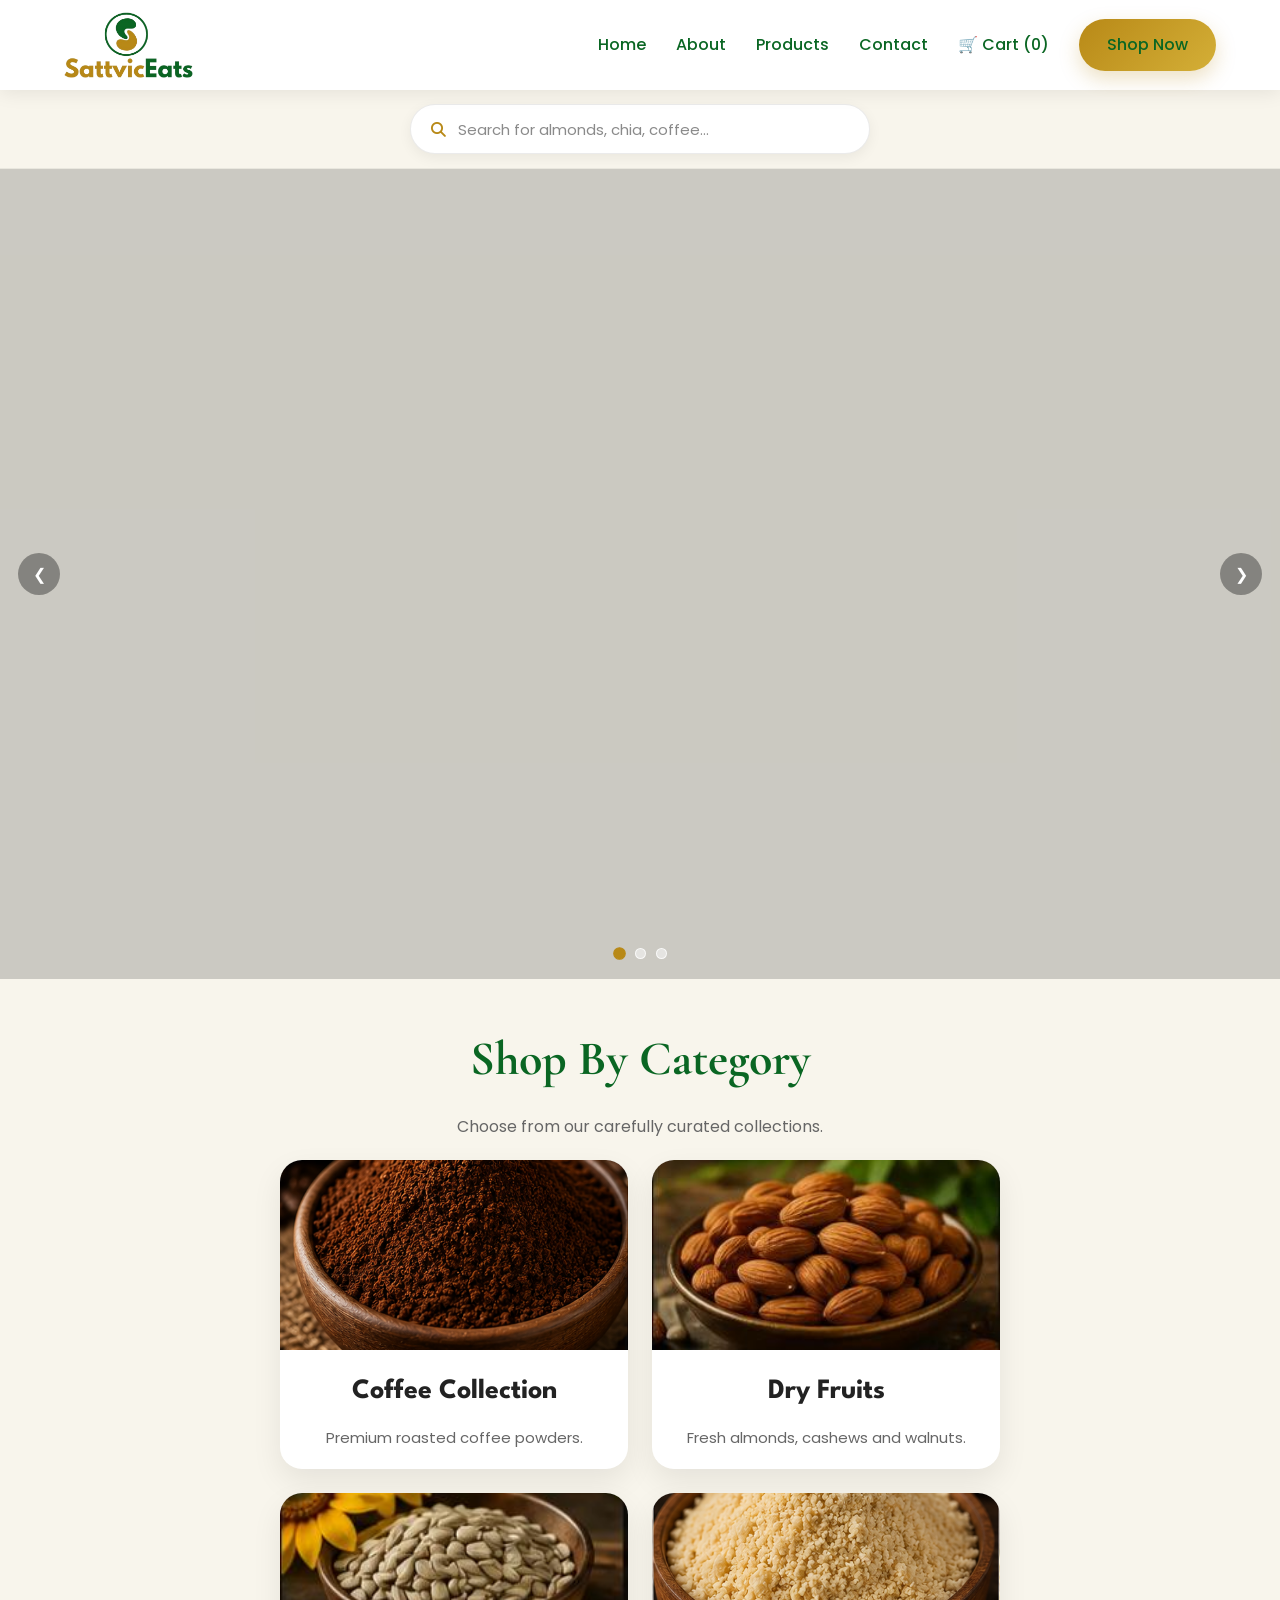
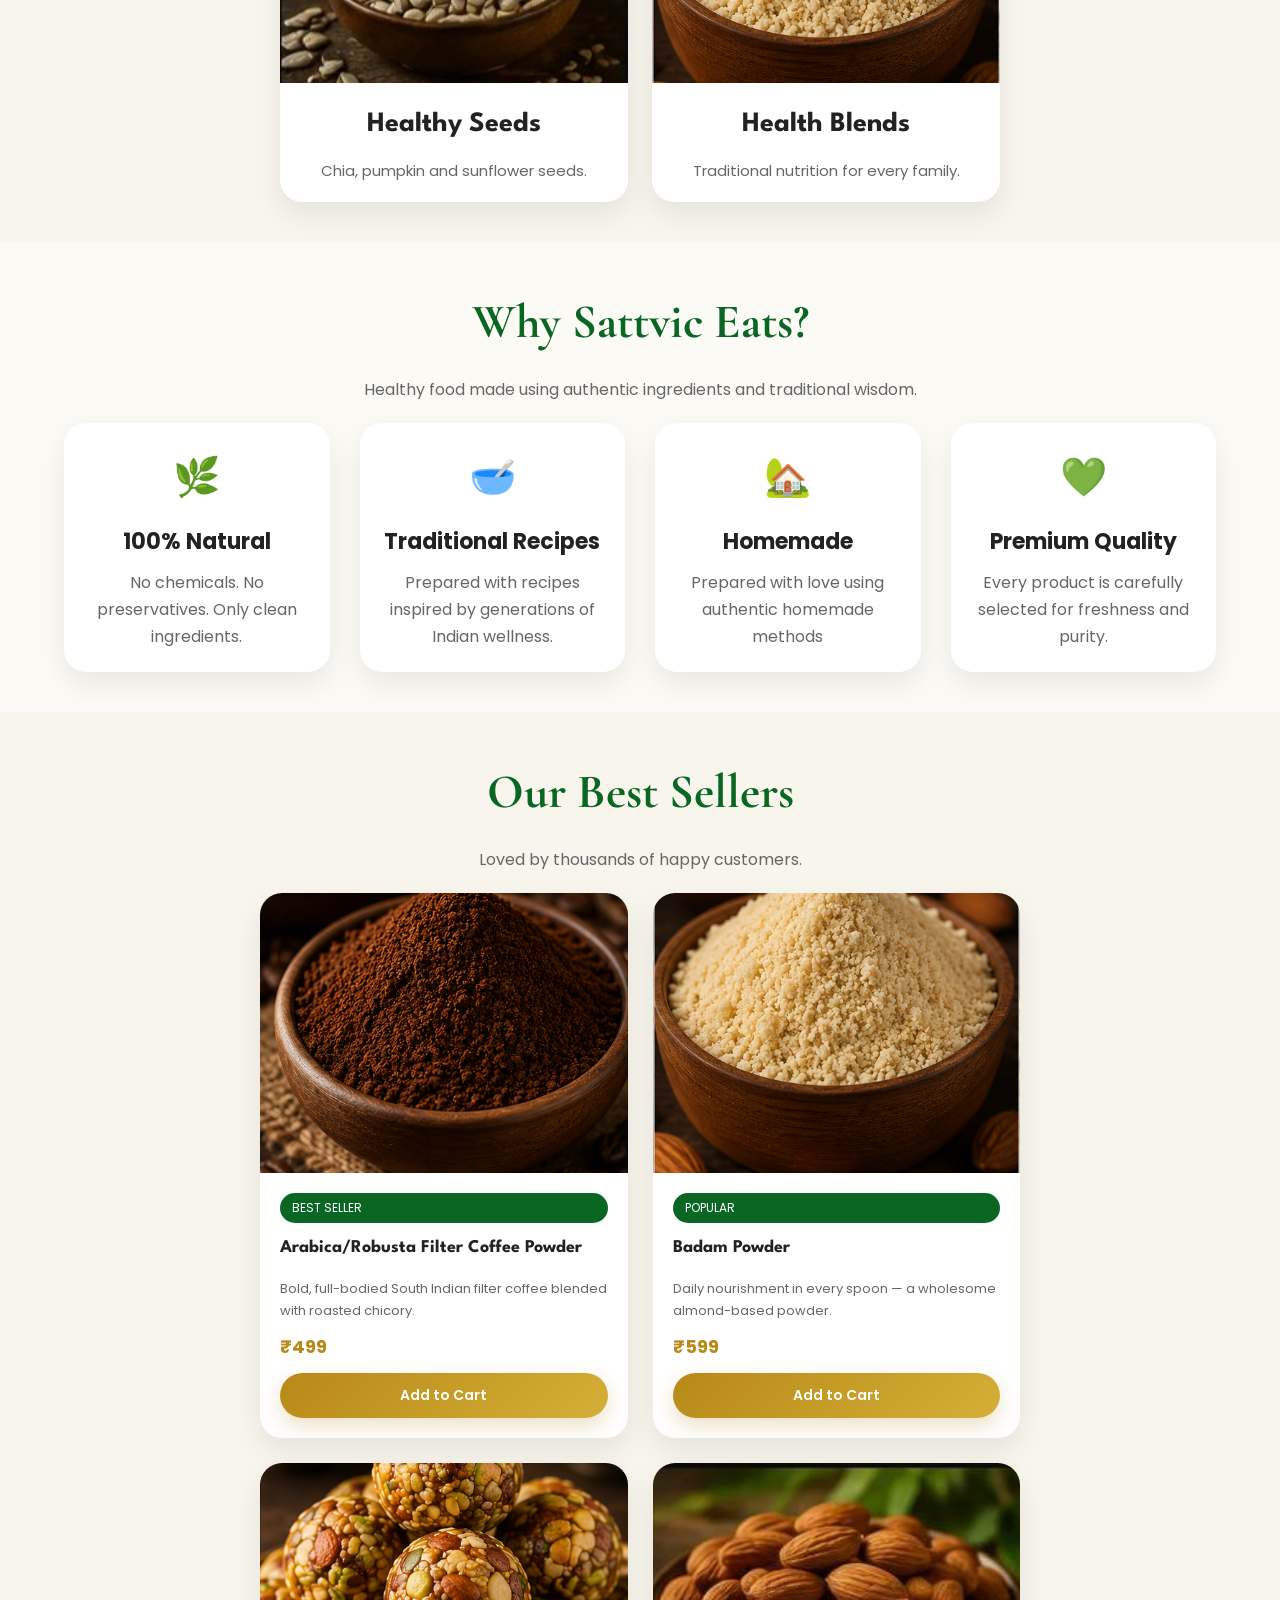
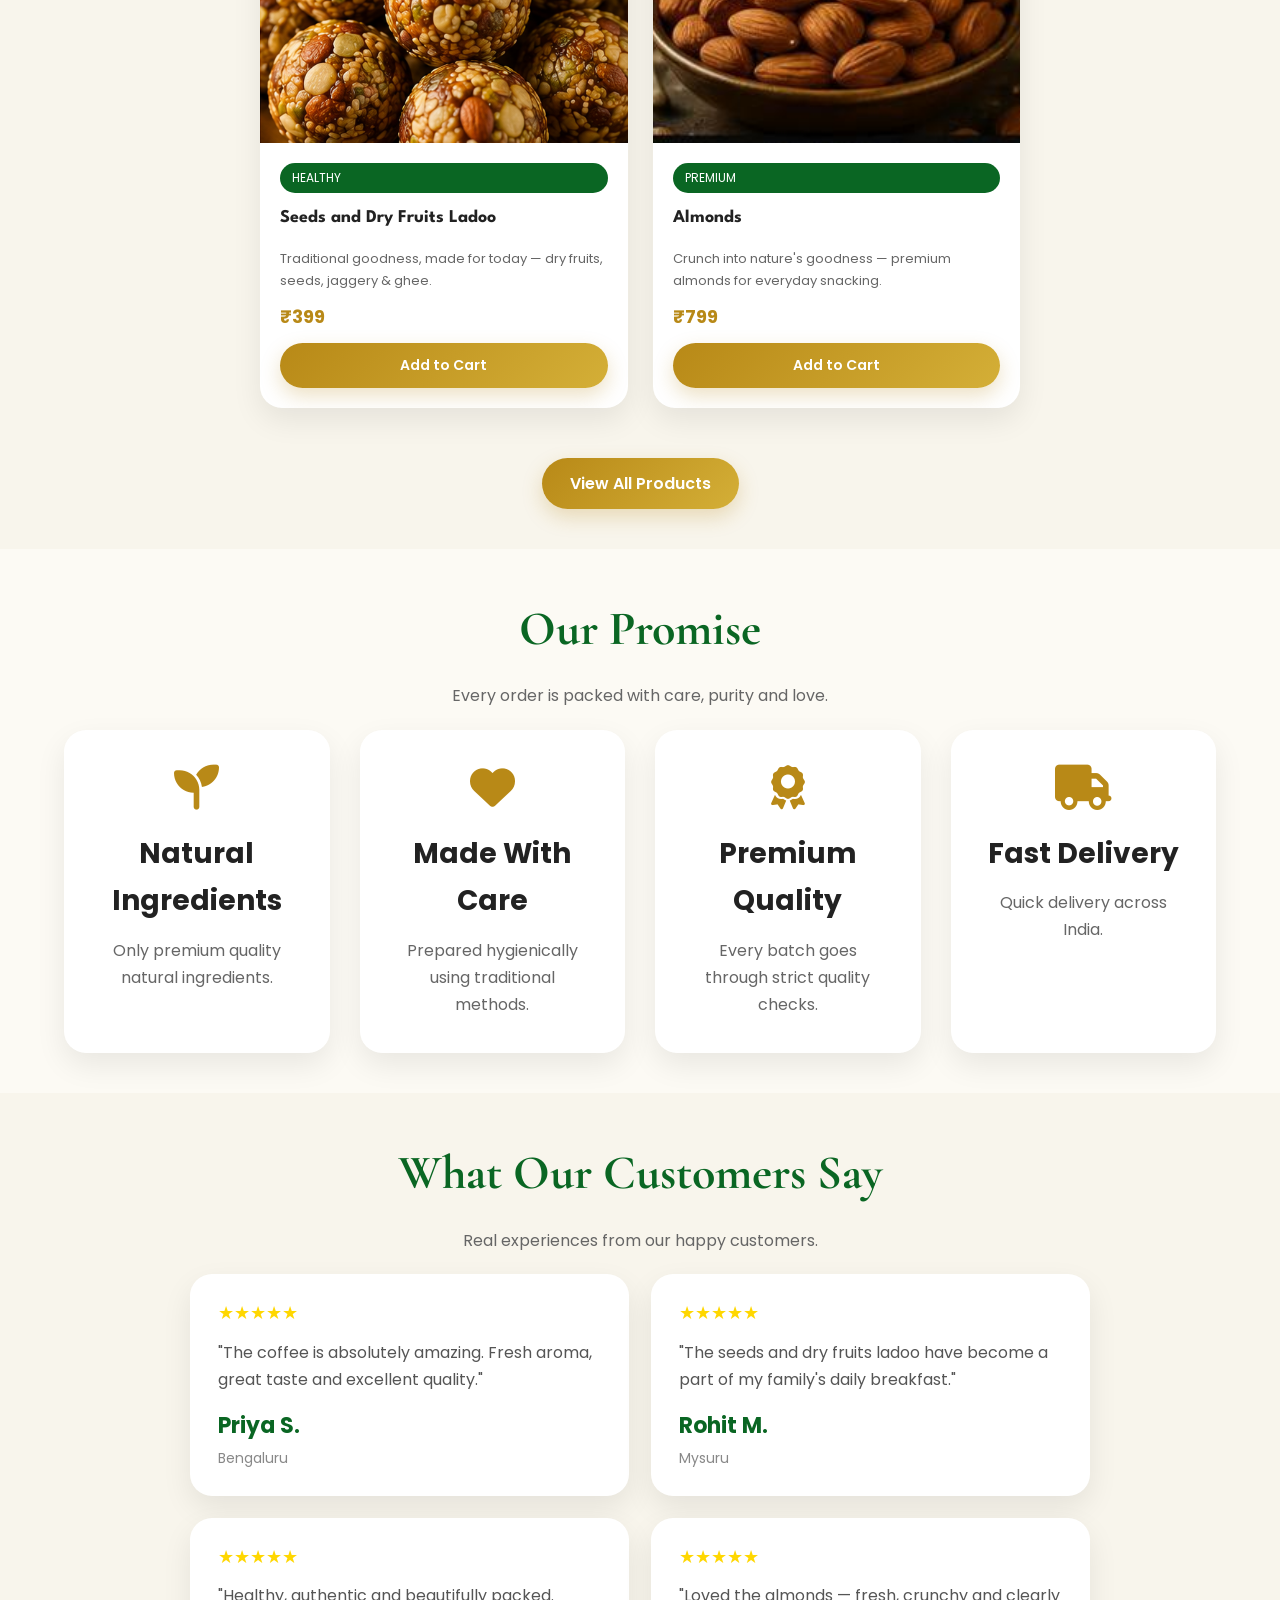
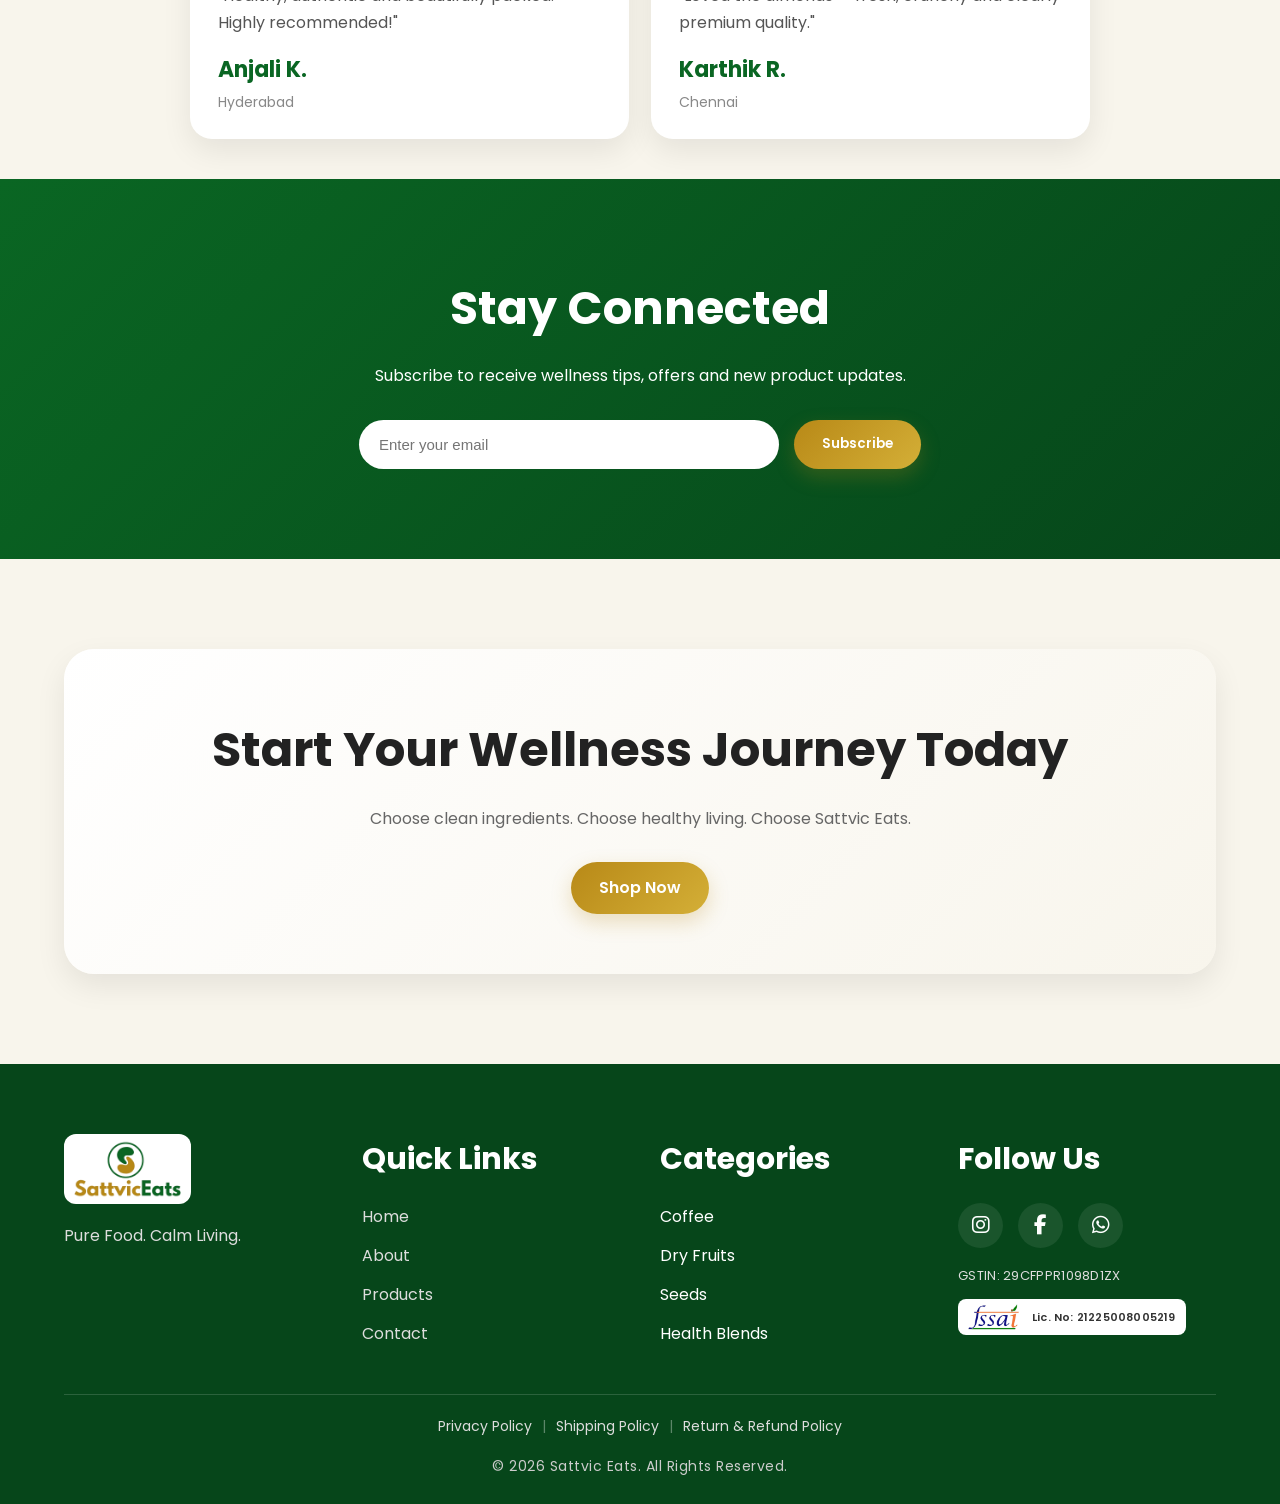
<file: index.html>
<!DOCTYPE html>
<html lang="en">

<head>

  <script src="https://analytics.ahrefs.com/analytics.js" data-key="dygsZZTs5PDBpAkRL9CKWA" async></script>

<!-- Google site verification (HTML tag method) -->
<meta name="google-site-verification" content="OKVdb_C6L663BjEsxnF8uF3JjVi8u6wKsvpdk6Wcx6A" />

<!-- Google tag (gtag.js) -->
<script async src="https://www.googletagmanager.com/gtag/js?id=G-4TNS2BYMYF"></script>
<script>
  window.dataLayer = window.dataLayer || [];
  function gtag(){dataLayer.push(arguments);}
  gtag('js', new Date());

  gtag('config', 'G-4TNS2BYMYF');
</script>

<!-- Google Tag Manager -->
<script>(function(w,d,s,l,i){w[l]=w[l]||[];w[l].push({'gtm.start':
new Date().getTime(),event:'gtm.js'});var f=d.getElementsByTagName(s)[0],
j=d.createElement(s),dl=l!='dataLayer'?'&l='+l:'';j.async=true;j.src=
'https://www.googletagmanager.com/gtm.js?id='+i+dl;f.parentNode.insertBefore(j,f);
})(window,document,'script','dataLayer','GTM-MS6GQCCP');</script>
<!-- End Google Tag Manager -->


<meta charset="UTF-8">

<meta
name="viewport"
content="width=device-width, initial-scale=1.0">

<title>Sattvic Eats | Pure Food. Calm Living.</title>

<link rel="stylesheet" href="css/style.css">

<link
href="https://fonts.googleapis.com/css2?family=Poppins:wght@300;400;500;600;700&family=Cormorant+Garamond:wght@500;600;700&family=League+Spartan:wght@500;600;700&display=swap"
rel="stylesheet">

<link
rel="stylesheet"
href="https://cdnjs.cloudflare.com/ajax/libs/font-awesome/6.5.1/css/all.min.css">

<link
href="https://unpkg.com/aos@2.3.4/dist/aos.css"
rel="stylesheet">

</head>

<body>

<!-- Google Tag Manager (noscript) -->
<noscript><iframe src="https://www.googletagmanager.com/ns.html?id=GTM-MS6GQCCP"
height="0" width="0" style="display:none;visibility:hidden"></iframe></noscript>
<!-- End Google Tag Manager (noscript) -->


<header>

<div class="container navbar">

<a href="index.html" class="logo">

<img
src="images/logo.png"
alt="Sattvic Eats">

</a>

<div
class="menu-toggle"
id="menu-toggle">

<i class="fas fa-bars"></i>

</div>

<ul
class="nav-links"
id="nav-links">

<li>

<a href="index.html">

Home

</a>

</li>

<li>

<a href="about.html">

About

</a>

</li>

<li>

<a href="products.html">

Products

</a>

</li>

<li>

<a href="contact.html">

Contact

</a>

</li>

<li>

<a href="cart.html">

🛒 Cart

(<span id="cart-count">0</span>)

</a>

</li>

<li>

<a
href="products.html"
class="gold-btn">

Shop Now

</a>

</li>

</ul>

</div>

</header>

<!-- HERO -->


<!-- Search bar between the header and the banner -->
<div class="hero-search-strip">
    <div class="hero-search" id="nav-search">
        <form class="hero-search-form nav-search-form" id="nav-search-form" role="search">
            <i class="fas fa-search nav-search-icon"></i>
            <input type="text" id="nav-search-input" placeholder="Search for almonds, chia, coffee..." autocomplete="off">
        </form>
        <div class="nav-search-results" id="nav-search-results"></div>
    </div>
</div>

<section class="hero">

    <div class="hero-slider">

        <!-- Video -->
        <div class="slide active">
            <video class="hero-video" autoplay muted  playsinline>
                <source src="videos/coffee-video.mp4" type="video/mp4">
            </video>
        </div>

        <!-- Image 1 -->
        <div class="slide">
            <img src="images/Banner1.jpg" alt="Banner 1">
            <div class="slide-caption">
                <div class="slide-caption-inner">
                    <h2>Taste Nature. Live Better.</h2>
                    <p>Goodness you can see. Quality you can trust.</p>
                    <a href="products.html" class="slide-shop-btn">Shop Now</a>
                </div>
            </div>
        </div>

        <!-- Image 2 -->
        <div class="slide">
            <img src="images/Banner2.jpg" alt="Banner 2">
            <div class="slide-caption">
                <div class="slide-caption-inner">
                    <h2>Wholesome Goodness, Naturally Yours</h2>
                    <p>Premium dry fruits, seeds, coffee &amp; nourishing bites — carefully chosen for a healthier everyday.</p>
                    <a href="products.html" class="slide-shop-btn">Shop Now</a>
                </div>
            </div>
        </div>

        <!-- Slider Dots -->
        <div class="hero-dots">
            <span class="hero-dot active" data-slide="0"></span>
            <span class="hero-dot" data-slide="1"></span>
            <span class="hero-dot" data-slide="2"></span>
        </div>

        <!-- Manual Arrows -->
        <button class="hero-arrow hero-arrow-prev" aria-label="Previous slide">&#10094;</button>
        <button class="hero-arrow hero-arrow-next" aria-label="Next slide">&#10095;</button>

    </div>

</section>


<!-- =====================================================
     SHOP BY CATEGORY
===================================================== -->

<section class="section">

<div class="container">

<div class="section-heading" data-aos="fade-up">

<h2>Shop By Category</h2>

<p>
Choose from our carefully curated collections.
</p>

</div>

<div class="category-grid">

<a href="products.html#coffee"
class="category-card"
data-aos="zoom-in">

<img
src="images/coffee.jpg"
alt="Coffee">

<div class="category-content">

<h3>Coffee Collection</h3>

<p>
Premium roasted coffee powders.
</p>

</div>

</a>

<a href="products.html#dryfruits"
class="category-card"
data-aos="zoom-in"
data-aos-delay="100">

<img
src="images/almond.jpg"
alt="Dry Fruits">

<div class="category-content">

<h3>Dry Fruits</h3>

<p>
Fresh almonds, cashews and walnuts.
</p>

</div>

</a>

<a href="products.html#seeds"
class="category-card"
data-aos="zoom-in"
data-aos-delay="200">

<img
src="images/sunflower.jpg"
alt="Seeds">

<div class="category-content">

<h3>Healthy Seeds</h3>

<p>
Chia, pumpkin and sunflower seeds.
</p>

</div>

</a>

<a href="products.html#health"
class="category-card"
data-aos="zoom-in"
data-aos-delay="300">

<img
src="images/badam.jpg"
alt="Health Mix">

<div class="category-content">

<h3>Health Blends</h3>

<p>
Traditional nutrition for every family.
</p>

</div>

</a>

</div>

</div>

</section>

<!-- =====================================================
     WHY SATTVIC EATS
===================================================== -->

<section class="section light">

    <div class="container">

        <div class="section-heading" data-aos="fade-up">

            <h2>Why Sattvic Eats?</h2>

            <p>
                Healthy food made using authentic ingredients and traditional wisdom.
            </p>

        </div>

        <div class="benefits-grid">
            

            <!-- ================= ROW 1 ================= -->

            <div class="benefits-row">

                <!-- Natural -->

                <div class="benefit-card" data-aos="fade-up">

                    <div class="benefit-icon">🌿</div>

                    <h3>100% Natural</h3>

                    <p>
                        No chemicals. No preservatives.
                        Only clean ingredients.
                    </p>

                </div>

                <!-- Traditional -->

                <div class="benefit-card" data-aos="fade-up" data-aos-delay="100">

                    <div class="benefit-icon">🥣</div>

                    <h3>Traditional Recipes</h3>

                    <p>
                        Prepared with recipes inspired by generations of Indian wellness.
                    </p>

                </div>

                <!-- Homemade -->

                <div class="benefit-card" data-aos="fade-up" data-aos-delay="200">

                    <div class="benefit-icon">🏡</div>

                    <h3>Homemade </h3>

                    <p>
                        Prepared with love using authentic homemade methods 
                    </p>

                </div>

                <!-- Premium -->

                <div class="benefit-card" data-aos="fade-up" data-aos-delay="300">

                    <div class="benefit-icon">💚</div>

                    <h3>Premium Quality</h3>

                    <p>
                        Every product is carefully selected for freshness and purity.
                    </p>

                </div>

            </div>

        </div>

    </div>

</section>

<!-- =====================================================
     OUR BEST SELLERS
===================================================== -->

<section class="section best-sellers-section">

<div class="container">

<div class="section-heading" data-aos="fade-up">

<h2>Our Best Sellers</h2>

<p>

Loved by thousands of happy customers.

</p>

</div>

<div class="products-grid">

<!-- Product 1 -->

<div
class="product-card"
data-href="product.html?slug=arabica-coffee"
data-aos="zoom-in">

<div class="product-image">

<img
src="images/coffee.jpg"
alt="Coffee Powder">

</div>

<div class="product-info">

<span class="product-tag">

BEST SELLER

</span>

<h3>

Arabica/Robusta Filter Coffee Powder

</h3>

<p>

Bold, full-bodied South Indian filter coffee blended with roasted chicory.

</p>

<div class="price">

₹499

</div>

<button
class="gold-btn add-cart"

onclick="addToCart('Arabica/Robusta Filter Coffee Powder',499,'images/coffee.jpg')">

Add to Cart

</button>

</div>

</div>

<!-- Product 2 -->

<div
class="product-card"
data-href="product.html?slug=badam-powder"
data-aos="zoom-in"
data-aos-delay="100">

<div class="product-image">

<img
src="images/badam.jpg"
alt="Badam Powder">

</div>

<div class="product-info">

<span class="product-tag">

POPULAR

</span>

<h3>

Badam Powder

</h3>

<p>

Daily nourishment in every spoon —
a wholesome almond-based powder.

</p>

<div class="price">

₹599

</div>

<button
class="gold-btn add-cart"

onclick="addToCart('Badam Powder',599,'images/badam.jpg')">

Add to Cart

</button>

</div>

</div>

<!-- Product 3 -->

<div
class="product-card"
data-href="product.html?slug=dry-fruit-laddu"
data-aos="zoom-in"
data-aos-delay="200">

<div class="product-image">

<img
src="images/laddu.jpg"
alt="Seeds and Dry Fruits Ladoo">

</div>

<div class="product-info">

<span class="product-tag">

HEALTHY

</span>

<h3>

Seeds and Dry Fruits Ladoo

</h3>

<p>

Traditional goodness, made for today —
dry fruits, seeds, jaggery &amp; ghee.

</p>

<div class="price">

₹399

</div>

<button
class="gold-btn add-cart"

onclick="addToCart('Seeds and Dry Fruits Ladoo',399,'images/laddu.jpg')">

Add to Cart

</button>

</div>

</div>

<!-- Product 4 -->

<div
class="product-card"
data-href="product.html?slug=almonds"
data-aos="zoom-in"
data-aos-delay="300">

<div class="product-image">

<img
src="images/almond.jpg"
alt="Almonds">

</div>

<div class="product-info">

<span class="product-tag">

PREMIUM

</span>

<h3>

Almonds

</h3>

<p>

Crunch into nature's goodness —
premium almonds for everyday snacking.

</p>

<div class="price">

₹799

</div>

<button
class="gold-btn add-cart"

onclick="addToCart('Almonds',799,'images/almond.jpg')">

Add to Cart

</button>

</div>

</div>

</div>

<div
class="center-btn"
data-aos="fade-up">

<a
href="products.html"
class="gold-btn">

View All Products

</a>

</div>

</div>

</section>

<!-- =====================================================
     OUR PROMISE
===================================================== -->

<section class="section light">

<div class="container">

<div class="section-heading" data-aos="fade-up">

<h2>

Our Promise

</h2>

<p>

Every order is packed with care,
purity and love.

</p>

</div>

<div class="promise-grid">

<div
class="promise-card"
data-aos="fade-up">

<i class="fas fa-seedling"></i>

<h3>

Natural Ingredients

</h3>

<p>

Only premium quality
natural ingredients.

</p>

</div>

<div
class="promise-card"
data-aos="fade-up"
data-aos-delay="100">

<i class="fas fa-heart"></i>

<h3>

Made With Care

</h3>

<p>

Prepared hygienically using
traditional methods.

</p>

</div>

<div
class="promise-card"
data-aos="fade-up"
data-aos-delay="200">

<i class="fas fa-award"></i>

<h3>

Premium Quality

</h3>

<p>

Every batch goes through
strict quality checks.

</p>

</div>

<div
class="promise-card"
data-aos="fade-up"
data-aos-delay="300">

<i class="fas fa-truck"></i>

<h3>

Fast Delivery

</h3>

<p>

Quick delivery across India.

</p>

</div>

</div>

</div>

</section>

<!-- =====================================================
     CUSTOMER TESTIMONIALS
===================================================== -->

<section class="section">

<div class="container">

<div class="section-heading" data-aos="fade-up">

<h2>What Our Customers Say</h2>

<p>
Real experiences from our happy customers.
</p>

</div>

<div class="testimonial-grid">

<div class="testimonial-card" data-aos="fade-up">

<div class="stars">
★★★★★
</div>

<p>

"The coffee is absolutely amazing. Fresh aroma,
great taste and excellent quality."

</p>

<h4>Priya S.</h4>

<span>Bengaluru</span>

</div>

<div class="testimonial-card"
data-aos="fade-up"
data-aos-delay="100">

<div class="stars">
★★★★★
</div>

<p>

"The seeds and dry fruits ladoo have become a part
of my family's daily breakfast."

</p>

<h4>Rohit M.</h4>

<span>Mysuru</span>

</div>

<div class="testimonial-card"
data-aos="fade-up"
data-aos-delay="200">

<div class="stars">
★★★★★
</div>

<p>

"Healthy, authentic and beautifully packed.
Highly recommended!"

</p>

<h4>Anjali K.</h4>

<span>Hyderabad</span>

</div>

<div class="testimonial-card"
data-aos="fade-up"
data-aos-delay="300">

<div class="stars">
★★★★★
</div>

<p>

"Loved the almonds — fresh, crunchy
and clearly premium quality."

</p>

<h4>Karthik R.</h4>

<span>Chennai</span>

</div>

</div>

</div>

</section>

<!-- =====================================================
     NEWSLETTER
===================================================== -->

<section class="newsletter">

<div class="container">

<div class="newsletter-box" data-aos="zoom-in">

<h2>

Stay Connected

</h2>

<p>

Subscribe to receive wellness tips,
offers and new product updates.

</p>

<form class="newsletter-form">

<input
type="email"
placeholder="Enter your email">

<button
type="submit"
class="gold-btn">

Subscribe

</button>

</form>

</div>

</div>

</section>

<!-- =====================================================
     CALL TO ACTION
===================================================== -->

<section class="cta-section">

<div class="container">

<div class="cta-box" data-aos="fade-up">

<h2>

Start Your Wellness Journey Today

</h2>

<p>

Choose clean ingredients.
Choose healthy living.
Choose Sattvic Eats.

</p>

<a
href="products.html"
class="gold-btn">

Shop Now

</a>

</div>

</div>

</section>

<!-- =====================================================
     FOOTER
===================================================== -->

<footer>

<div class="container">

<div class="footer-grid">

<!-- Brand -->

<div>

<div class="footer-brand">

<a href="#" class="footer-logo-link" onclick="window.scrollTo({top:0,behavior:'smooth'}); return false;">
<img src="images/logo.png" alt="Sattvic Eats">
</a>

</div>

<p>

Pure Food.
Calm Living.

</p>

</div>

<!-- Links -->

<div>

<h3>

Quick Links

</h3>

<ul>

<li><a href="index.html">Home</a></li>

<li><a href="about.html">About</a></li>

<li><a href="products.html">Products</a></li>

<li><a href="contact.html">Contact</a></li>

</ul>

</div>

<!-- Categories -->

<div>

<h3>

Categories

</h3>

<ul>

<li>Coffee</li>

<li>Dry Fruits</li>

<li>Seeds</li>

<li>Health Blends</li>

</ul>

</div>

<!-- Social -->

<div>

<h3>

Follow Us

</h3>

<div class="social-icons">

<a href="https://www.instagram.com/sattviceats?igsh=YjdpbDJ5eXR1YnZq" target="_blank"><i class="fab fa-instagram"></i></a>

<a href="https://www.facebook.com/SattvicEats/" target="_blank"><i class="fab fa-facebook-f"></i></a>

<a href="https://wa.me/919535476030?text=Hi%20Sattvic%20Eats%2C%20I%20would%20like%20to%20place%20an%20order.%20Please%20help%20me%20with%20this." target="_blank"><i class="fab fa-whatsapp"></i></a>
</div>

<p class="footer-gst">GSTIN: 29CFPPR1098D1ZX</p>

<div class="footer-fssai">
<img src="images/fssai-logo.jpg" alt="FSSAI Logo">
<span>Lic. No: 21225008005219</span>
</div>

</div>

</div>

<hr>

<div class="footer-policy-links">
<a href="privacy-policy.html">Privacy Policy</a>
<span>|</span>
<a href="shipping-policy.html">Shipping Policy</a>
<span>|</span>
<a href="return-policy.html">Return &amp; Refund Policy</a>
</div>

<p class="copyright">

© 2026 Sattvic Eats.
All Rights Reserved.

</p>

</div>

</footer>

<!-- External JavaScript -->
<script src="js/products-data.js"></script>
<script src="js/script.js"></script>

<!-- AOS JavaScript -->
<script src="https://unpkg.com/aos@2.3.4/dist/aos.js"></script>

<script>
AOS.init({
    duration: 1000,
    once: true
});
</script>

<!-- Hero Slider -->
<script>
const slides = document.querySelectorAll(".hero-slider .slide");
const dots = document.querySelectorAll(".hero-dot");
const video = document.querySelector(".hero-video");
const prevBtn = document.querySelector(".hero-arrow-prev");
const nextBtn = document.querySelector(".hero-arrow-next");

let current = 0;
let autoTimer = null;

function updateDots(index) {
    dots.forEach(dot => dot.classList.remove("active"));
    if (dots[index]) dots[index].classList.add("active");
}

function showSlide(index) {

    if (index < 0) index = slides.length - 1;
    if (index >= slides.length) index = 0;

    slides.forEach(slide => slide.classList.remove("active"));

    if (slides[index]) {
        slides[index].classList.add("active");
        current = index;
        updateDots(index);
    }

    // pause/resync video only when its slide is shown
    if (video) {
        if (index === 0) {
            video.currentTime = 0;
            video.play().catch(() => {});
        } else {
            video.pause();
        }
    }

}

function clearAutoTimer() {
    if (autoTimer) {
        clearTimeout(autoTimer);
        autoTimer = null;
    }
}

// Automatic sequence: video plays -> slide 1 (5s) -> slide 2 (5s) -> back to video
function startAutoSequence() {

    clearAutoTimer();

    if (current !== 1 && current !== 2) return;

    autoTimer = setTimeout(() => {

        if (current === 1) {
            showSlide(2);
            startAutoSequence();
        } else if (current === 2) {
            showSlide(0);
        }

    }, 5000);

}

if (video && slides.length > 0) {

    video.addEventListener("ended", () => {
        showSlide(1);
        startAutoSequence();
    });

}

// Manual navigation via dots
dots.forEach(dot => {
    dot.addEventListener("click", () => {
        clearAutoTimer();
        const index = parseInt(dot.getAttribute("data-slide"), 10);
        showSlide(index);
        if (index === 1 || index === 2) startAutoSequence();
    });
});

// Manual navigation via arrows
if (prevBtn) {
    prevBtn.addEventListener("click", () => {
        clearAutoTimer();
        showSlide(current - 1);
        if (current === 1 || current === 2) startAutoSequence();
    });
}

if (nextBtn) {
    nextBtn.addEventListener("click", () => {
        clearAutoTimer();
        showSlide(current + 1);
        if (current === 1 || current === 2) startAutoSequence();
    });
}
</script>


<!-- ================= BACK TO TOP ================= -->

<button id="back-to-top" aria-label="Back to top">
<i class="fas fa-arrow-up"></i>
</button>

<!-- ================= FALLING LEAVES ================= -->

<div class="particle-layer" id="particleLayer"></div>
<script src="js/leaves-fall.js"></script>

</body>

</html>
</file>
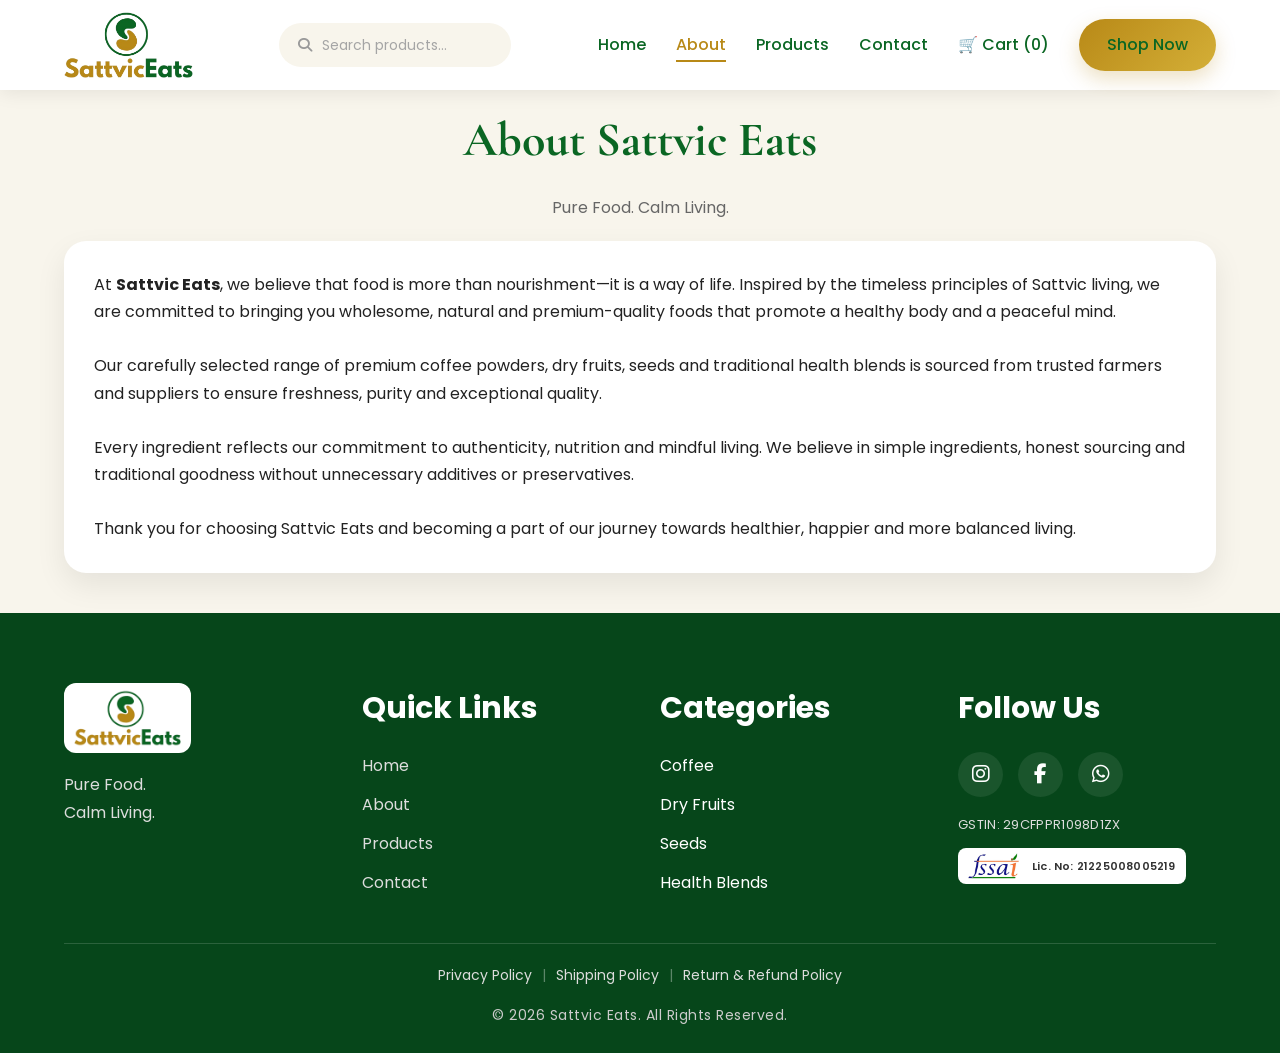
<file: about.html>
<!DOCTYPE html>
<html lang="en">

<head>

<!-- Google site verification (HTML tag method) -->
<meta name="google-site-verification" content="OKVdb_C6L663BjEsxnF8uF3JjVi8u6wKsvpdk6Wcx6A" />

<!-- Google tag (gtag.js) -->
<script async src="https://www.googletagmanager.com/gtag/js?id=G-4TNS2BYMYF"></script>
<script>
  window.dataLayer = window.dataLayer || [];
  function gtag(){dataLayer.push(arguments);}
  gtag('js', new Date());

  gtag('config', 'G-4TNS2BYMYF');
</script>

<!-- Google Tag Manager -->
<script>(function(w,d,s,l,i){w[l]=w[l]||[];w[l].push({'gtm.start':
new Date().getTime(),event:'gtm.js'});var f=d.getElementsByTagName(s)[0],
j=d.createElement(s),dl=l!='dataLayer'?'&l='+l:'';j.async=true;j.src=
'https://www.googletagmanager.com/gtm.js?id='+i+dl;f.parentNode.insertBefore(j,f);
})(window,document,'script','dataLayer','GTM-MS6GQCCP');</script>
<!-- End Google Tag Manager -->


<meta charset="UTF-8">

<meta name="viewport" content="width=device-width, initial-scale=1.0">

<title>About | Sattvic Eats</title>

<link rel="stylesheet" href="css/style.css">

<link href="https://fonts.googleapis.com/css2?family=Poppins:wght@300;400;500;600;700&family=Cormorant+Garamond:wght@500;600;700&family=League+Spartan:wght@500;600;700&display=swap" rel="stylesheet">

<link rel="stylesheet" href="https://cdnjs.cloudflare.com/ajax/libs/font-awesome/6.5.1/css/all.min.css">

</head>

<body>

<!-- Google Tag Manager (noscript) -->
<noscript><iframe src="https://www.googletagmanager.com/ns.html?id=GTM-MS6GQCCP"
height="0" width="0" style="display:none;visibility:hidden"></iframe></noscript>
<!-- End Google Tag Manager (noscript) -->


<!-- ================= HEADER ================= -->

<header>

<div class="container navbar">

<a href="index.html" class="logo">
<img src="images/logo.png" alt="Sattvic Eats">
</a>

<div class="nav-search" id="nav-search">
<button type="button" class="nav-search-toggle" id="nav-search-toggle" aria-label="Open search"><i class="fas fa-search"></i></button>
<div class="nav-search-panel" id="nav-search-panel">
<form class="nav-search-form" id="nav-search-form" role="search">
<i class="fas fa-search nav-search-icon"></i>
<input type="text" id="nav-search-input" placeholder="Search products..." autocomplete="off">
<button type="button" class="nav-search-close" id="nav-search-close" aria-label="Close search"><i class="fas fa-times"></i></button>
</form>
<div class="nav-search-results" id="nav-search-results"></div>
</div>
</div>

<div class="menu-toggle" id="menu-toggle">
<i class="fas fa-bars"></i>
</div>

<ul class="nav-links" id="nav-links">

<li><a href="index.html">Home</a></li>

<li><a href="about.html" class="active">About</a></li>

<li><a href="products.html">Products</a></li>

<li><a href="contact.html">Contact</a></li>

<li>
<a href="cart.html">
🛒 Cart (<span id="cart-count">0</span>)
</a>
</li>

<li>
<a href="products.html" class="gold-btn">
Shop Now
</a>
</li>

</ul>

</div>

</header>

<!-- ================= ABOUT ================= -->

<section class="section about-section">

<div class="container">

<div class="section-heading">

<h2>About Sattvic Eats</h2>

<p>Pure Food. Calm Living.</p>

</div>

<div class="glass-card">

<p>

At <strong>Sattvic Eats</strong>, we believe that food is more than nourishment—it is a way of life. Inspired by the timeless principles of Sattvic living, we are committed to bringing you wholesome, natural and premium-quality foods that promote a healthy body and a peaceful mind.

</p>

<br>

<p>

Our carefully selected range of premium coffee powders, dry fruits, seeds and traditional health blends is sourced from trusted farmers and suppliers to ensure freshness, purity and exceptional quality.

</p>

<br>

<p>

Every ingredient reflects our commitment to authenticity, nutrition and mindful living. We believe in simple ingredients, honest sourcing and traditional goodness without unnecessary additives or preservatives.

</p>

<br>

<p>

Thank you for choosing Sattvic Eats and becoming a part of our journey towards healthier, happier and more balanced living.

</p>

</div>

</div>

</section>

<!-- ================= FOOTER ================= -->

<footer>

<div class="container">

<div class="footer-grid">

<div>

<div class="footer-brand">

<a href="#" class="footer-logo-link" onclick="window.scrollTo({top:0,behavior:'smooth'}); return false;">
<img src="images/logo.png" alt="Sattvic Eats">
</a>

</div>

<p>

Pure Food.<br>

Calm Living.

</p>

</div>

<div>

<h3>Quick Links</h3>

<ul>

<li><a href="index.html">Home</a></li>

<li><a href="about.html">About</a></li>

<li><a href="products.html">Products</a></li>

<li><a href="contact.html">Contact</a></li>

</ul>

</div>

<div>

<h3>Categories</h3>

<ul>

<li>Coffee</li>

<li>Dry Fruits</li>

<li>Seeds</li>

<li>Health Blends</li>

</ul>

</div>

<div>

<h3>Follow Us</h3>

<div class="social-icons">

<a href="https://www.instagram.com/sattviceats?igsh=YjdpbDJ5eXR1YnZq" target="_blank"><i class="fab fa-instagram"></i></a>

<a href="https://www.facebook.com/SattvicEats/" target="_blank"><i class="fab fa-facebook-f"></i></a>

<a href="https://wa.me/919535476030?text=Hi%20Sattvic%20Eats%2C%20I%20would%20like%20to%20place%20an%20order.%20Please%20help%20me%20with%20this." target="_blank"><i class="fab fa-whatsapp"></i></a>
</div>

<p class="footer-gst">GSTIN: 29CFPPR1098D1ZX</p>

<div class="footer-fssai">
<img src="images/fssai-logo.jpg" alt="FSSAI Logo">
<span>Lic. No: 21225008005219</span>
</div>

</div>

</div>

<hr>

<div class="footer-policy-links">
<a href="privacy-policy.html">Privacy Policy</a>
<span>|</span>
<a href="shipping-policy.html">Shipping Policy</a>
<span>|</span>
<a href="return-policy.html">Return &amp; Refund Policy</a>
</div>

<p class="copyright">

© 2026 Sattvic Eats. All Rights Reserved.

</p>

</div>

</footer>

<!-- External JavaScript -->
<script src="js/products-data.js"></script>
<script src="js/script.js"></script>


<!-- ================= BACK TO TOP ================= -->

<button id="back-to-top" aria-label="Back to top">
<i class="fas fa-arrow-up"></i>
</button>

<!-- ================= FALLING LEAVES ================= -->

<div class="particle-layer" id="particleLayer"></div>
<script src="js/leaves-fall.js"></script>

</body>


</html>
</file>
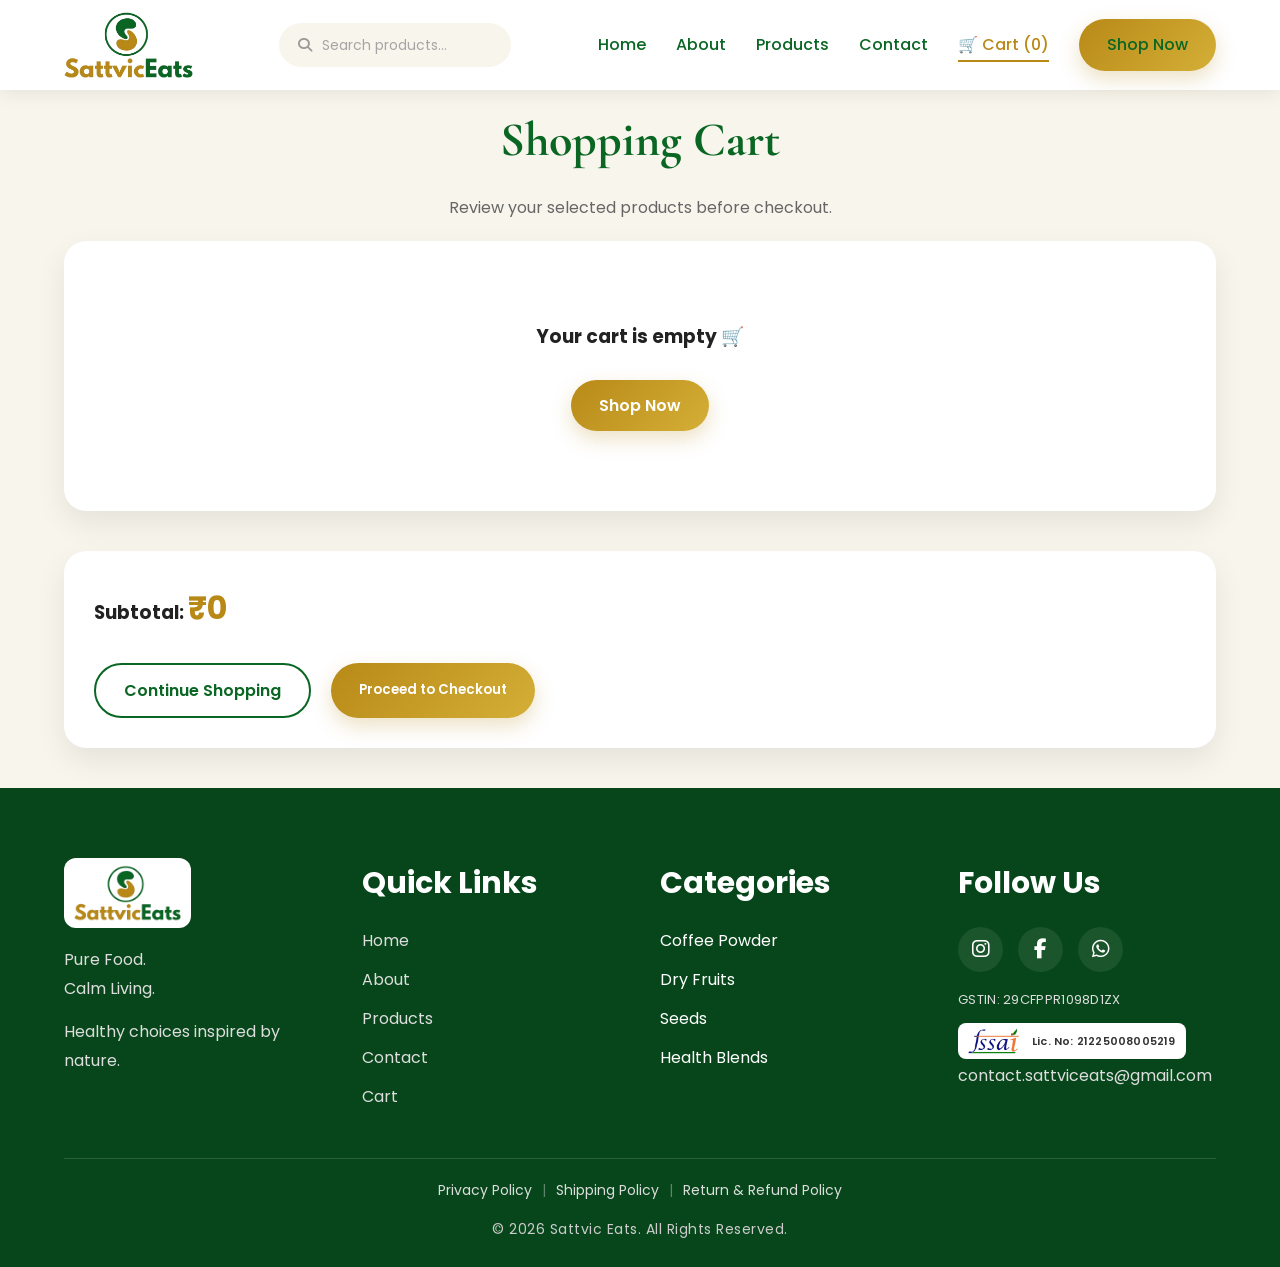
<file: cart.html>
<!DOCTYPE html>
<html lang="en">

<head>

<!-- Google site verification (HTML tag method) -->
<meta name="google-site-verification" content="OKVdb_C6L663BjEsxnF8uF3JjVi8u6wKsvpdk6Wcx6A" />

<!-- Google tag (gtag.js) -->
<script async src="https://www.googletagmanager.com/gtag/js?id=G-4TNS2BYMYF"></script>
<script>
  window.dataLayer = window.dataLayer || [];
  function gtag(){dataLayer.push(arguments);}
  gtag('js', new Date());

  gtag('config', 'G-4TNS2BYMYF');
</script>

<!-- Google Tag Manager -->
<script>(function(w,d,s,l,i){w[l]=w[l]||[];w[l].push({'gtm.start':
new Date().getTime(),event:'gtm.js'});var f=d.getElementsByTagName(s)[0],
j=d.createElement(s),dl=l!='dataLayer'?'&l='+l:'';j.async=true;j.src=
'https://www.googletagmanager.com/gtm.js?id='+i+dl;f.parentNode.insertBefore(j,f);
})(window,document,'script','dataLayer','GTM-MS6GQCCP');</script>
<!-- End Google Tag Manager -->


<meta charset="UTF-8">

<meta name="viewport" content="width=device-width, initial-scale=1.0">

<title>Shopping Cart | Sattvic Eats</title>

<link rel="stylesheet" href="css/style.css">

<link href="https://fonts.googleapis.com/css2?family=Poppins:wght@300;400;500;600;700&family=Cormorant+Garamond:wght@500;600;700&family=League+Spartan:wght@500;600;700&display=swap" rel="stylesheet">

<link rel="stylesheet" href="https://cdnjs.cloudflare.com/ajax/libs/font-awesome/6.5.1/css/all.min.css">

</head>

<body class="cart-page-body">

<!-- Google Tag Manager (noscript) -->
<noscript><iframe src="https://www.googletagmanager.com/ns.html?id=GTM-MS6GQCCP"
height="0" width="0" style="display:none;visibility:hidden"></iframe></noscript>
<!-- End Google Tag Manager (noscript) -->



<!-- ================= HEADER ================= -->

<header>

<div class="container navbar">

<a href="index.html" class="logo">

<img src="images/logo.png" alt="Sattvic Eats">

</a>

<div class="nav-search" id="nav-search">
<button type="button" class="nav-search-toggle" id="nav-search-toggle" aria-label="Open search"><i class="fas fa-search"></i></button>
<div class="nav-search-panel" id="nav-search-panel">
<form class="nav-search-form" id="nav-search-form" role="search">
<i class="fas fa-search nav-search-icon"></i>
<input type="text" id="nav-search-input" placeholder="Search products..." autocomplete="off">
<button type="button" class="nav-search-close" id="nav-search-close" aria-label="Close search"><i class="fas fa-times"></i></button>
</form>
<div class="nav-search-results" id="nav-search-results"></div>
</div>
</div>

<div class="menu-toggle" id="menu-toggle">

<i class="fas fa-bars"></i>

</div>

<ul class="nav-links" id="nav-links">

<li><a href="index.html">Home</a></li>

<li><a href="about.html">About</a></li>

<li><a href="products.html">Products</a></li>

<li><a href="contact.html">Contact</a></li>

<li>

<a href="cart.html" class="active">

🛒 Cart (<span id="cart-count">0</span>)

</a>

</li>

<li>

<a href="products.html" class="gold-btn">

Shop Now

</a>

</li>

</ul>

</div>

</header>

<!-- ================= CART ================= -->

<section class="section cart-page">

<div class="container">

<div class="section-heading">

<h2>Shopping Cart</h2>

<p>

Review your selected products before checkout.

</p>

</div>

<div id="cart-container" class="glass-card">

<!-- Cart items will appear here -->

</div>

<div class="glass-card" style="margin-top:40px;">

<h3>

Subtotal:
<span id="cart-total">

₹0

</span>

</h3>

<br>

<div style="display:flex;gap:20px;flex-wrap:wrap;">

<a href="products.html" class="outline-btn">

Continue Shopping

</a>

<button

class="gold-btn"

onclick="checkout()">

Proceed to Checkout

</button>

</div>

</div>

</div>

</section>



<!-- ================= FOOTER ================= -->

<footer>

<div class="container">

<div class="footer-grid">

<div>

<div class="footer-brand">

<a href="#" class="footer-logo-link" onclick="window.scrollTo({top:0,behavior:'smooth'}); return false;">
<img src="images/logo.png" alt="Sattvic Eats">
</a>

</div>

<p>

Pure Food.<br>

Calm Living.

</p>

<p style="margin-top:15px;">

Healthy choices inspired by nature.

</p>

</div>

<div>

<h3>Quick Links</h3>

<ul>

<li><a href="index.html">Home</a></li>

<li><a href="about.html">About</a></li>

<li><a href="products.html">Products</a></li>

<li><a href="contact.html">Contact</a></li>

<li><a href="cart.html">Cart</a></li>

</ul>

</div>

<div>

<h3>Categories</h3>

<ul>

<li>Coffee Powder</li>

<li>Dry Fruits</li>

<li>Seeds</li>

<li>Health Blends</li>

</ul>

</div>

<div>

<h3>Follow Us</h3>

<div class="social-icons">

<a href="https://www.instagram.com/sattviceats?igsh=YjdpbDJ5eXR1YnZq" target="_blank"><i class="fab fa-instagram"></i></a>

<a href="https://www.facebook.com/SattvicEats/" target="_blank"><i class="fab fa-facebook-f"></i></a>

<a href="https://wa.me/919535476030?text=Hi%20Sattvic%20Eats%2C%20I%20would%20like%20to%20place%20an%20order.%20Please%20help%20me%20with%20this." target="_blank"><i class="fab fa-whatsapp"></i></a>
</div>

<p class="footer-gst">GSTIN: 29CFPPR1098D1ZX</p>

<div class="footer-fssai">
<img src="images/fssai-logo.jpg" alt="FSSAI Logo">
<span>Lic. No: 21225008005219</span>
</div>

<br>

<p>

contact.sattviceats@gmail.com

</p>

</div>

</div>

<hr>

<div class="footer-policy-links">
<a href="privacy-policy.html">Privacy Policy</a>
<span>|</span>
<a href="shipping-policy.html">Shipping Policy</a>
<span>|</span>
<a href="return-policy.html">Return &amp; Refund Policy</a>
</div>

<p class="copyright">

© 2026 Sattvic Eats. All Rights Reserved.

</p>

</div>

</footer>

<!-- ================= CART SCRIPT ================= -->

<script>

function renderCart(){

let cart = JSON.parse(localStorage.getItem("cart")) || [];

const container = document.getElementById("cart-container");

const totalElement = document.getElementById("cart-total");

if(cart.length===0){

container.innerHTML=`

<div style="text-align:center;padding:50px;">

<h3>Your cart is empty 🛒</h3>

<br>

<a href="products.html" class="gold-btn">

Shop Now

</a>

</div>

`;

totalElement.innerHTML="₹0";

return;

}

let total=0;

container.innerHTML="";

cart.forEach((item,index)=>{

total+=item.price*(item.quantity||1);

container.innerHTML+=`

<div class="cart-item">

<img src="${item.image}" 
style="
width:180px;
height:180px;
max-width:180px;
object-fit:cover;
border-radius:18px;
display:block;
">

<div class="cart-details">

<h3>${item.name}</h3>

<p>₹${item.price}</p>

<div class="qty-box" style="
display:flex;
align-items:center;
gap:15px;
margin-top:15px;
">

<button 
style="
width:45px;
height:45px;
font-size:25px;
border-radius:50%;
cursor:pointer;
"
onclick="changeQty(${index},-1)">
−
</button>


<span style="
font-size:20px;
font-weight:600;
min-width:30px;
text-align:center;
">
${item.quantity||1}
</span>


<button
style="
width:40px;
height:40px;
font-size:25px;
border-radius:50%;
cursor:pointer;
"
onclick="changeQty(${index},1)">
+
</button>

</div>

</div>

<button 
class="remove-btn"

style="
padding:14px 30px;
font-size:16px;
font-weight:600;
border:none;
border-radius:30px;
background:#0A6623;
color:white;
cursor:pointer;
transition:.3s;
"

onclick="removeItem(${index})">

Remove

</button>

</div>

`;

});

totalElement.innerHTML="₹"+total;

}

function changeQty(index,value){

let cart=JSON.parse(localStorage.getItem("cart"))||[];

cart[index].quantity=(cart[index].quantity||1)+value;

if(cart[index].quantity<=0){

cart.splice(index,1);

}

localStorage.setItem("cart",JSON.stringify(cart));

renderCart();

}

function removeItem(index){

let cart=JSON.parse(localStorage.getItem("cart"))||[];

cart.splice(index,1);

localStorage.setItem("cart",JSON.stringify(cart));

renderCart();

}

function checkout(){

alert("Thank you for shopping with Sattvic Eats! 🌿");

localStorage.removeItem("cart");

renderCart();

}

renderCart();

</script>




<script src="js/products-data.js"></script>
<script src="js/script.js"></script>


<!-- ================= BACK TO TOP ================= -->

<button id="back-to-top" aria-label="Back to top">
<i class="fas fa-arrow-up"></i>
</button>

<!-- ================= FALLING LEAVES ================= -->

<div class="particle-layer" id="particleLayer"></div>
<script src="js/leaves-fall.js"></script>

</body>


</html>
</file>
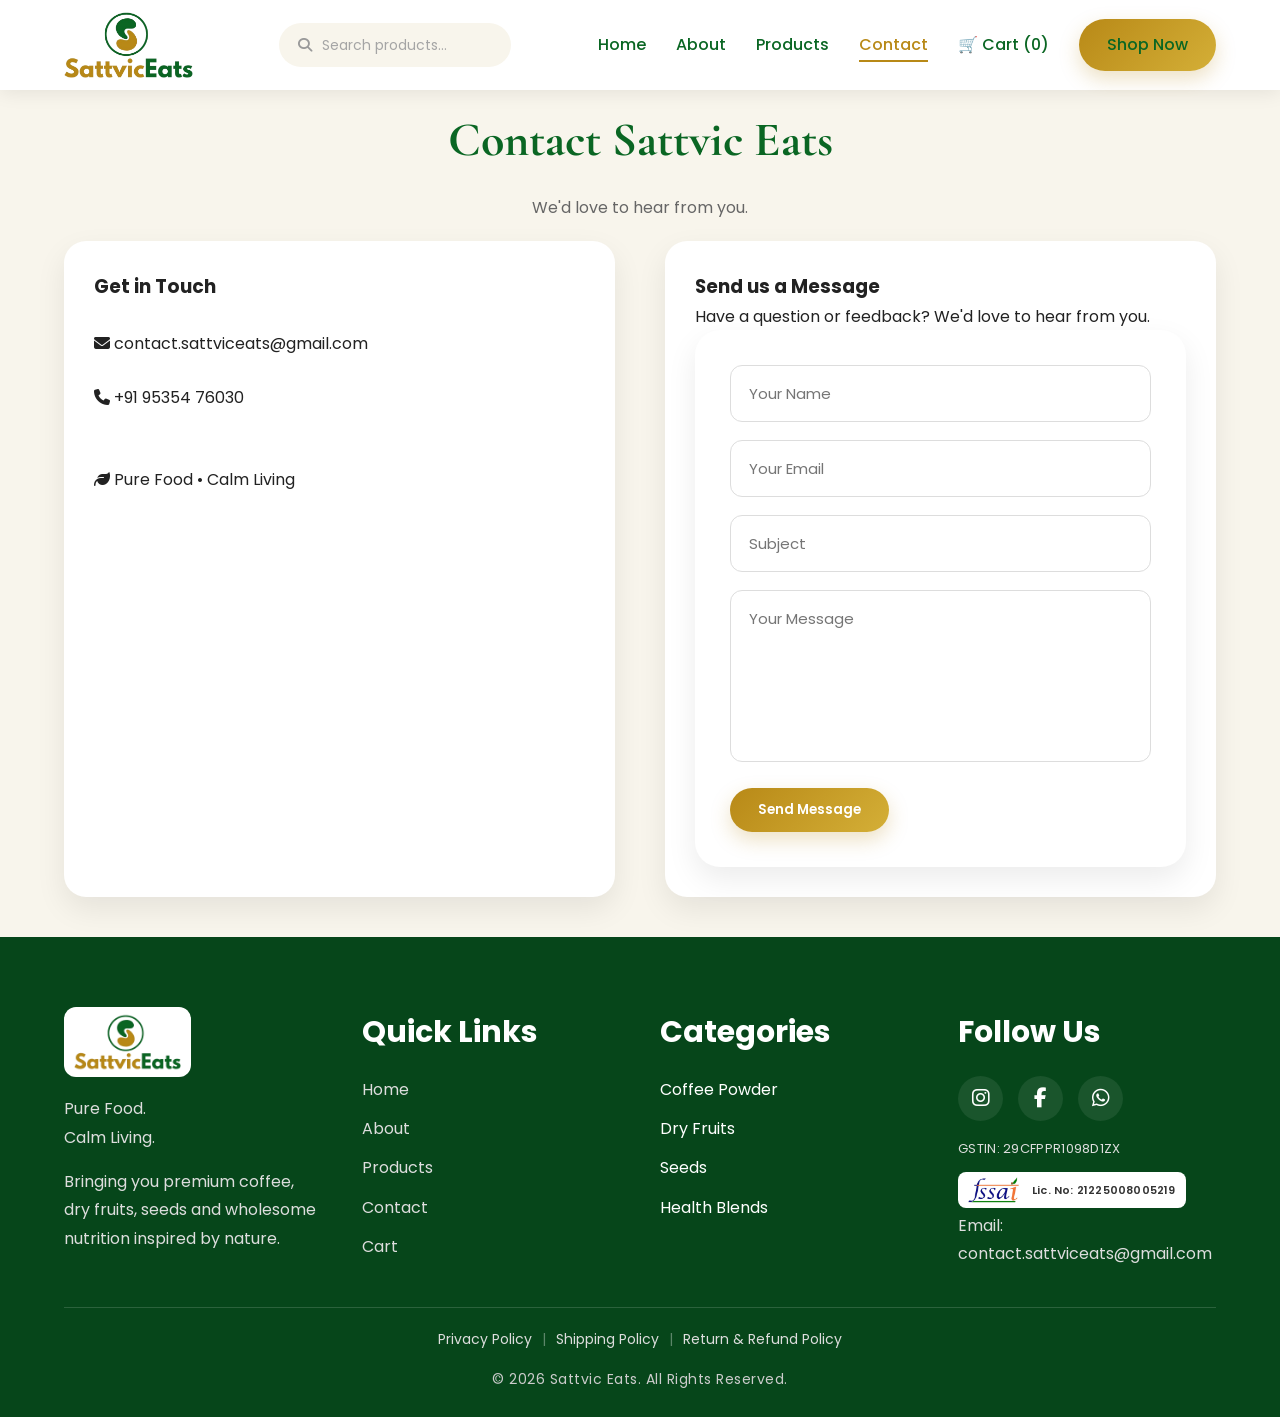
<file: contact.html>
<!DOCTYPE html>
<html lang="en">

<head>

<!-- Google site verification (HTML tag method) -->
<meta name="google-site-verification" content="OKVdb_C6L663BjEsxnF8uF3JjVi8u6wKsvpdk6Wcx6A" />

<!-- Google tag (gtag.js) -->
<script async src="https://www.googletagmanager.com/gtag/js?id=G-4TNS2BYMYF"></script>
<script>
  window.dataLayer = window.dataLayer || [];
  function gtag(){dataLayer.push(arguments);}
  gtag('js', new Date());

  gtag('config', 'G-4TNS2BYMYF');
</script>

<!-- Google Tag Manager -->
<script>(function(w,d,s,l,i){w[l]=w[l]||[];w[l].push({'gtm.start':
new Date().getTime(),event:'gtm.js'});var f=d.getElementsByTagName(s)[0],
j=d.createElement(s),dl=l!='dataLayer'?'&l='+l:'';j.async=true;j.src=
'https://www.googletagmanager.com/gtm.js?id='+i+dl;f.parentNode.insertBefore(j,f);
})(window,document,'script','dataLayer','GTM-MS6GQCCP');</script>
<!-- End Google Tag Manager -->


<meta charset="UTF-8">

<meta name="viewport" content="width=device-width, initial-scale=1.0">

<title>Contact | Sattvic Eats</title>

<link rel="stylesheet" href="css/style.css">

<link href="https://fonts.googleapis.com/css2?family=Poppins:wght@300;400;500;600;700&family=Cormorant+Garamond:wght@500;600;700&family=League+Spartan:wght@500;600;700&display=swap" rel="stylesheet">

<link rel="stylesheet" href="https://cdnjs.cloudflare.com/ajax/libs/font-awesome/6.5.1/css/all.min.css">

</head>

<body>

<!-- Google Tag Manager (noscript) -->
<noscript><iframe src="https://www.googletagmanager.com/ns.html?id=GTM-MS6GQCCP"
height="0" width="0" style="display:none;visibility:hidden"></iframe></noscript>
<!-- End Google Tag Manager (noscript) -->


<!-- ================= HEADER ================= -->

<header>

<div class="container navbar">

<a href="index.html" class="logo">

<img src="images/logo.png" alt="Sattvic Eats">

</a>

<div class="nav-search" id="nav-search">
<button type="button" class="nav-search-toggle" id="nav-search-toggle" aria-label="Open search"><i class="fas fa-search"></i></button>
<div class="nav-search-panel" id="nav-search-panel">
<form class="nav-search-form" id="nav-search-form" role="search">
<i class="fas fa-search nav-search-icon"></i>
<input type="text" id="nav-search-input" placeholder="Search products..." autocomplete="off">
<button type="button" class="nav-search-close" id="nav-search-close" aria-label="Close search"><i class="fas fa-times"></i></button>
</form>
<div class="nav-search-results" id="nav-search-results"></div>
</div>
</div>

<div class="menu-toggle" id="menu-toggle">

<i class="fas fa-bars"></i>

</div>

<ul class="nav-links" id="nav-links">

<li><a href="index.html">Home</a></li>

<li><a href="about.html">About</a></li>

<li><a href="products.html">Products</a></li>

<li><a href="contact.html" class="active">Contact</a></li>

<li>

<a href="cart.html">

🛒 Cart (<span id="cart-count">0</span>)

</a>

</li>

<li>

<a href="products.html" class="gold-btn">

Shop Now

</a>

</li>

</ul>

</div>

</header>

<!-- ================= CONTACT ================= -->

<section class="section contact-section">

<div class="container">

<div class="section-heading">

<h2>Contact Sattvic Eats</h2>

<p>

We'd love to hear from you.

</p>

</div>

<div class="contact-grid">

<!-- Contact Details -->

<div class="glass-card">

<h3>Get in Touch</h3>

<br>

<p>

<i class="fas fa-envelope"></i>

contact.sattviceats@gmail.com

</p>

<br>

<p>

<i class="fas fa-phone"></i>

+91 95354 76030

</p>

<br>


<br>

<p>

<i class="fas fa-leaf"></i>

Pure Food • Calm Living

</p>

</div>

<!-- Contact Form -->

<div class="glass-card contact-form-card">

<h3>Send us a Message</h3>

<p class="form-subtitle">
Have a question or feedback? We'd love to hear from you.
</p>

<form id="contactForm" class="contact-form">

<input
type="text"
placeholder="Your Name"
required>

<input
type="email"
placeholder="Your Email"
required>

<input
type="text"
placeholder="Subject"
required>

<textarea
rows="6"
placeholder="Your Message"
required></textarea>

<button
type="submit"
class="gold-btn">

Send Message

</button>

</form>

</div>

</div>

</div>

</section>

<!-- ================= FOOTER ================= -->

<footer>

<div class="container">

<div class="footer-grid">

<!-- Brand -->

<div>

<div class="footer-brand">

<a href="#" class="footer-logo-link" onclick="window.scrollTo({top:0,behavior:'smooth'}); return false;">
<img src="images/logo.png" alt="Sattvic Eats">
</a>

</div>

<p>

Pure Food.<br>

Calm Living.

</p>

<p style="margin-top:15px;">

Bringing you premium coffee, dry fruits, seeds and wholesome nutrition inspired by nature.

</p>

</div>

<!-- Quick Links -->

<div>

<h3>Quick Links</h3>

<ul>

<li><a href="index.html">Home</a></li>

<li><a href="about.html">About</a></li>

<li><a href="products.html">Products</a></li>

<li><a href="contact.html">Contact</a></li>

<li><a href="cart.html">Cart</a></li>

</ul>

</div>

<!-- Categories -->

<div>

<h3>Categories</h3>

<ul>

<li>Coffee Powder</li>

<li>Dry Fruits</li>

<li>Seeds</li>

<li>Health Blends</li>

</ul>

</div>

<!-- Social -->

<div>

<h3>Follow Us</h3>

<div class="social-icons">

<a href="https://www.instagram.com/sattviceats?igsh=YjdpbDJ5eXR1YnZq" target="_blank" aria-label="Instagram">

<i class="fab fa-instagram"></i>

</a>

<a href="https://www.facebook.com/SattvicEats/" target="_blank" aria-label="Facebook">

<i class="fab fa-facebook-f"></i>

</a>

<a href="https://wa.me/919535476030?text=Hi%20Sattvic%20Eats%2C%20I%20would%20like%20to%20place%20an%20order.%20Please%20help%20me%20with%20this." target="_blank" aria-label="WhatsApp">

<i class="fab fa-whatsapp"></i>

</a>

</div>

<p class="footer-gst">GSTIN: 29CFPPR1098D1ZX</p>

<div class="footer-fssai">
<img src="images/fssai-logo.jpg" alt="FSSAI Logo">
<span>Lic. No: 21225008005219</span>
</div>

<br>

<p>

Email:<br>

contact.sattviceats@gmail.com

</p>

</div>

</div>

<hr>

<div class="footer-policy-links">
<a href="privacy-policy.html">Privacy Policy</a>
<span>|</span>
<a href="shipping-policy.html">Shipping Policy</a>
<span>|</span>
<a href="return-policy.html">Return &amp; Refund Policy</a>
</div>

<p class="copyright">

© 2026 Sattvic Eats. All Rights Reserved.

</p>

</div>

</footer>

<!-- ================= SCRIPTS ================= -->

<script src="js/products-data.js"></script>
<script src="js/script.js"></script>

<script>

const form = document.getElementById("contactForm");

form.addEventListener("submit", function(e){

e.preventDefault();

alert("Thank you! Your message has been received. We'll get back to you soon.");

form.reset();

});

</script>


<!-- ================= BACK TO TOP ================= -->

<button id="back-to-top" aria-label="Back to top">
<i class="fas fa-arrow-up"></i>
</button>

<!-- ================= FALLING LEAVES ================= -->

<div class="particle-layer" id="particleLayer"></div>
<script src="js/leaves-fall.js"></script>

</body>


</html>
</file>
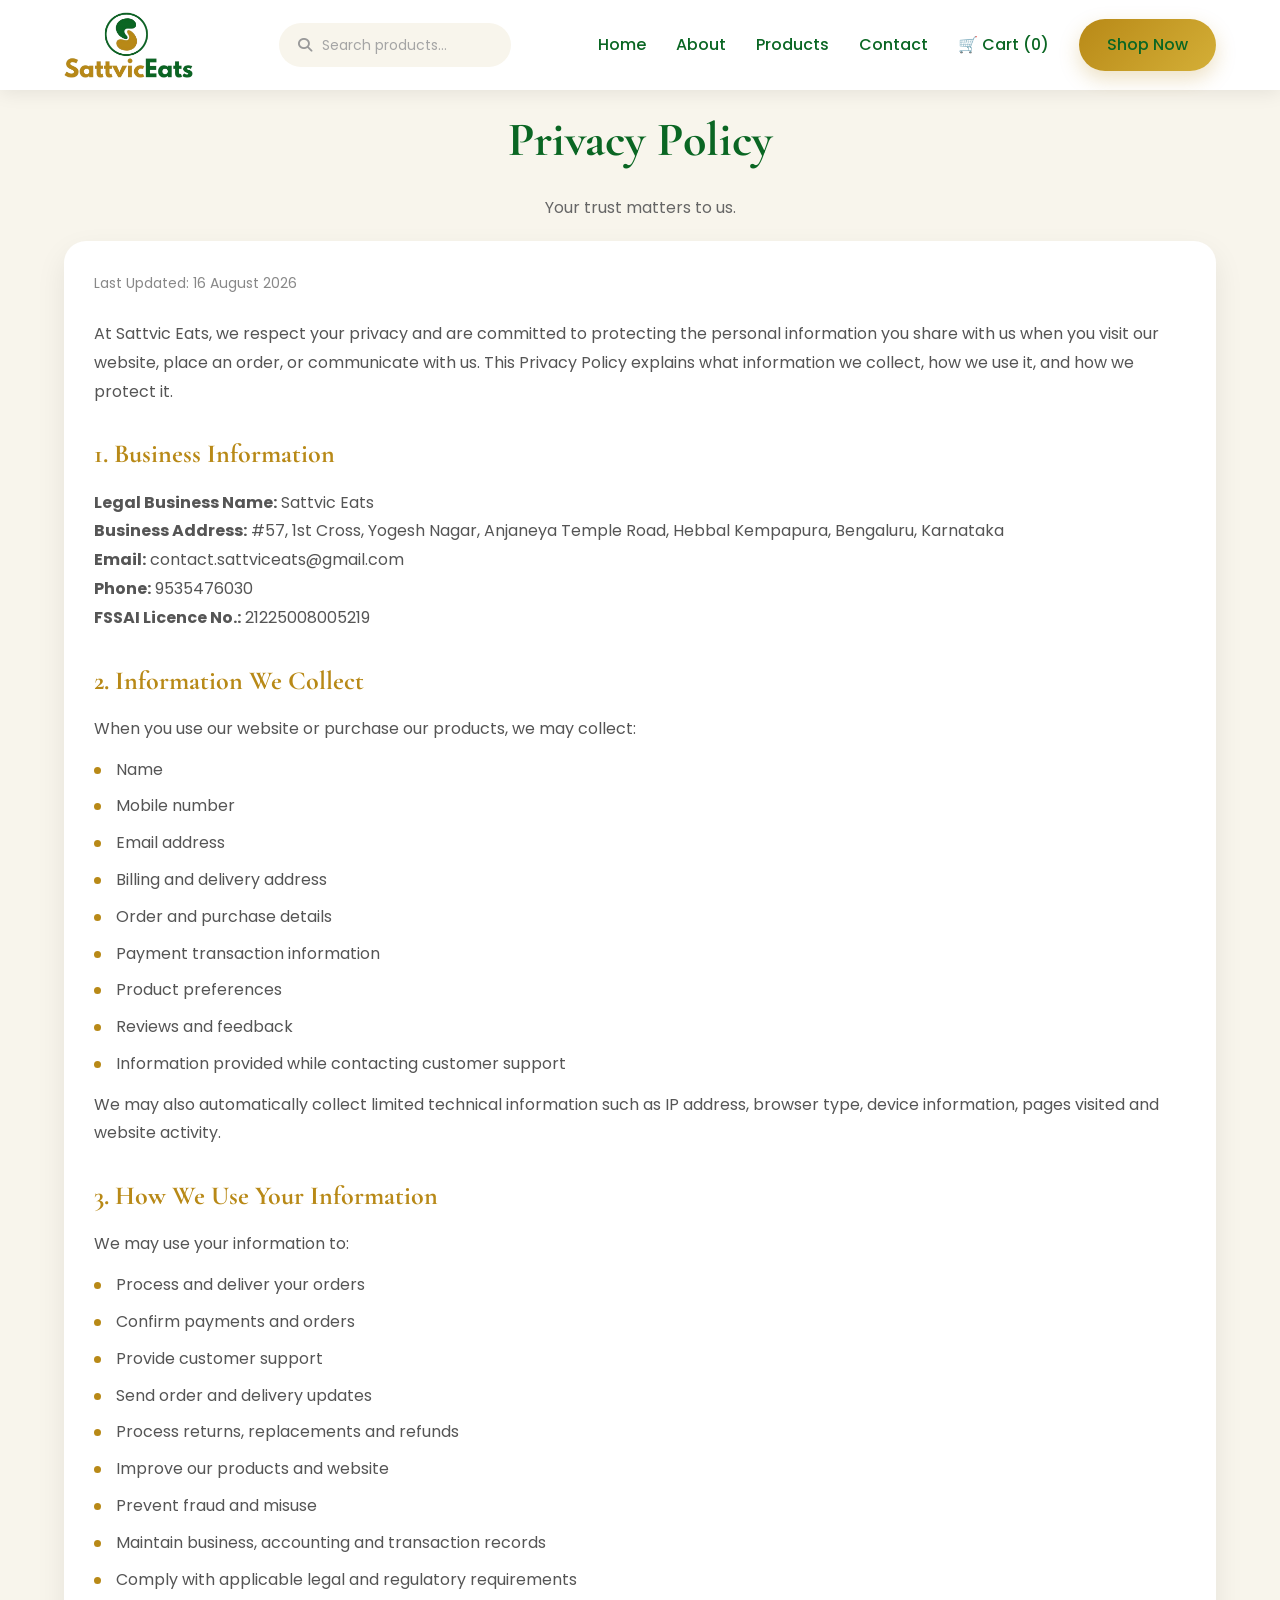
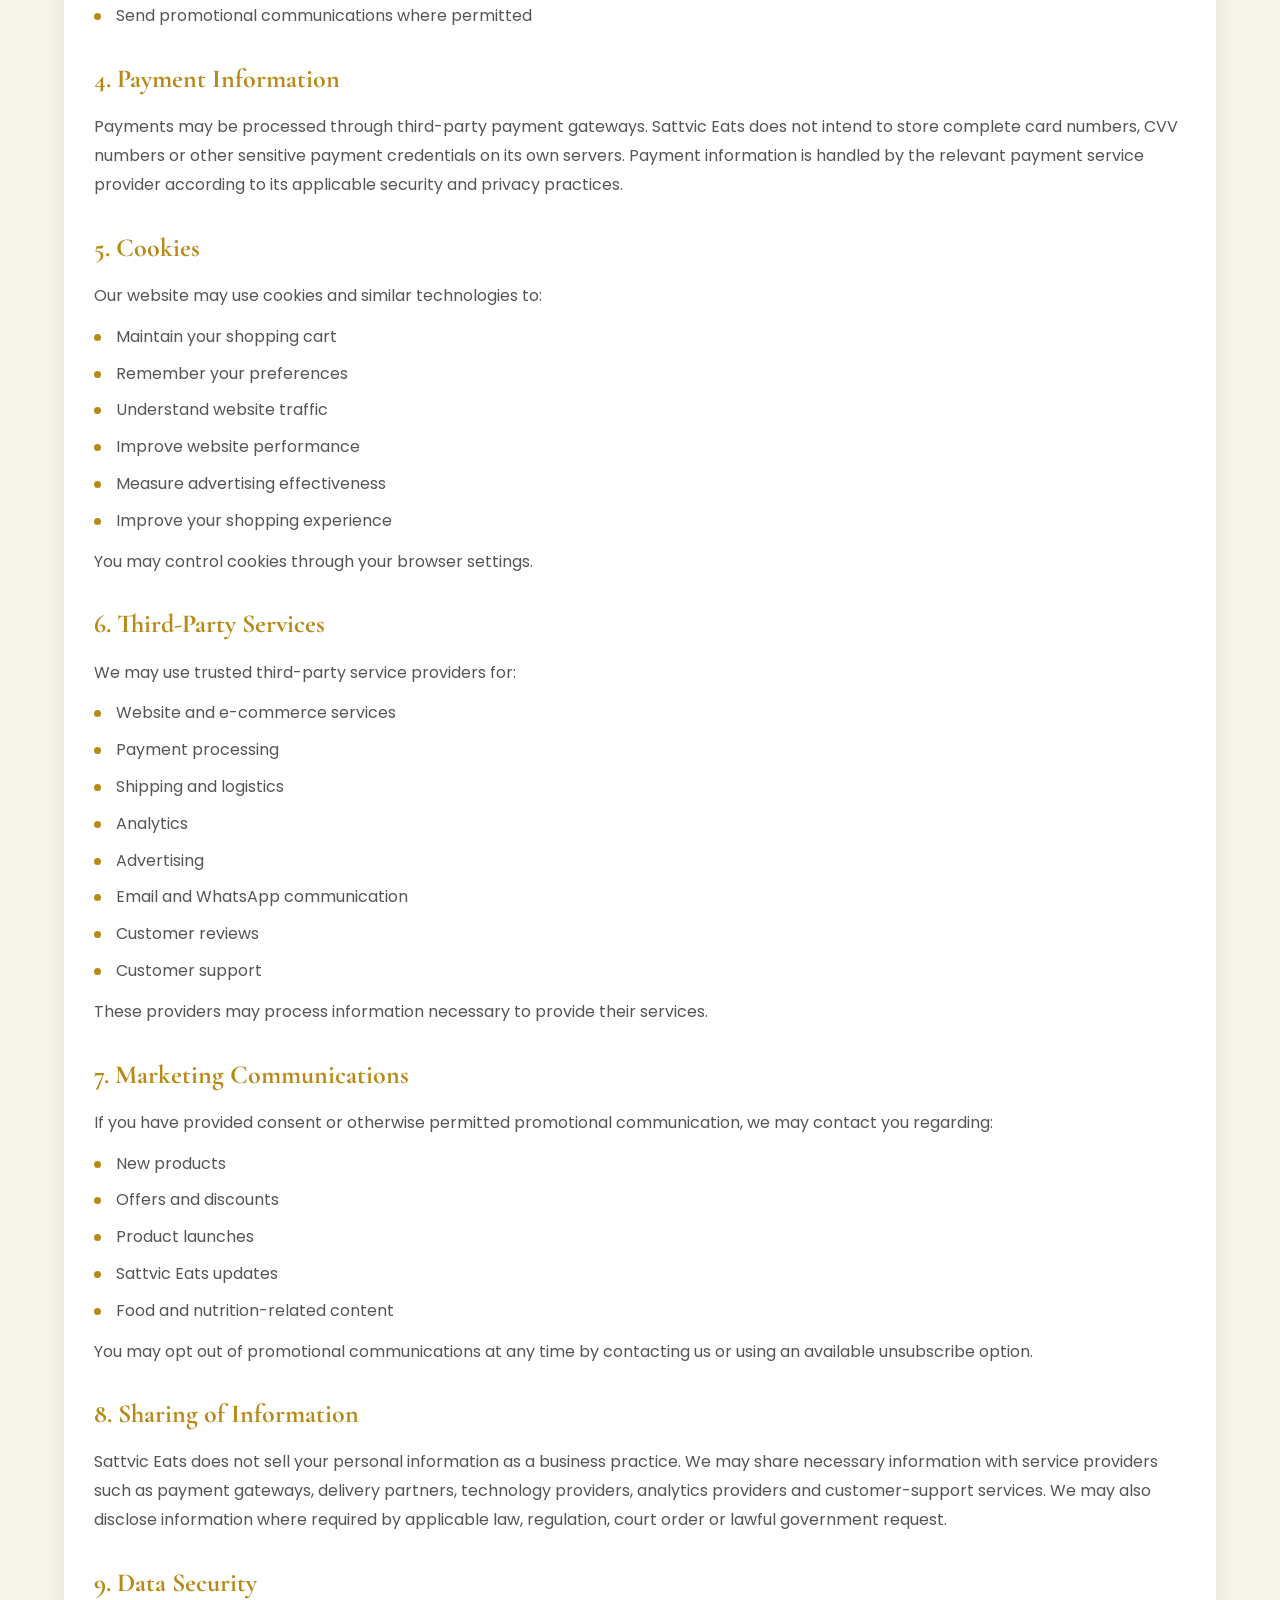
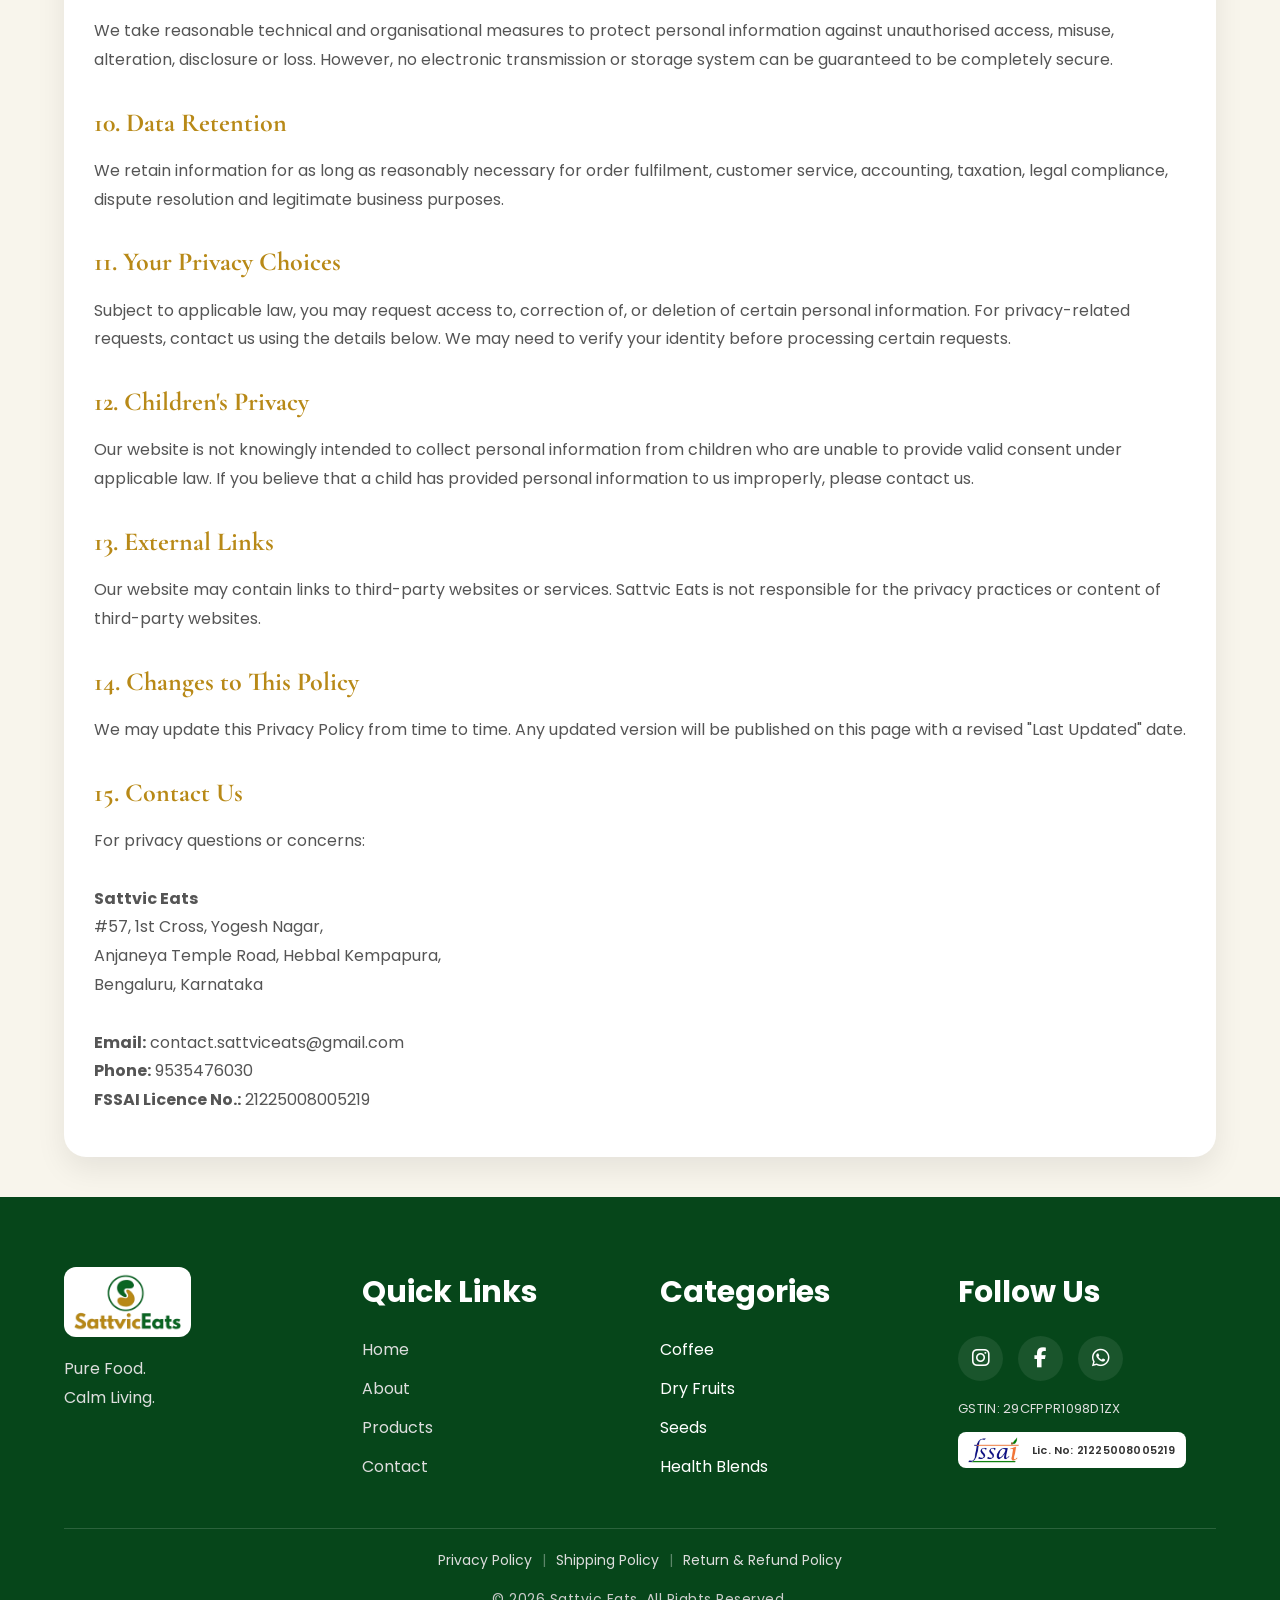
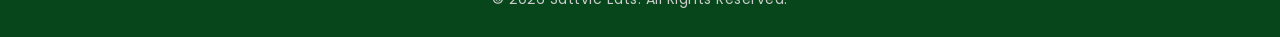
<file: privacy-policy.html>
<!DOCTYPE html>
<html lang="en">

<head>

<!-- Google site verification (HTML tag method) -->
<meta name="google-site-verification" content="OKVdb_C6L663BjEsxnF8uF3JjVi8u6wKsvpdk6Wcx6A" />

<!-- Google tag (gtag.js) -->
<script async src="https://www.googletagmanager.com/gtag/js?id=G-4TNS2BYMYF"></script>
<script>
  window.dataLayer = window.dataLayer || [];
  function gtag(){dataLayer.push(arguments);}
  gtag('js', new Date());

  gtag('config', 'G-4TNS2BYMYF');
</script>

<!-- Google Tag Manager -->
<script>(function(w,d,s,l,i){w[l]=w[l]||[];w[l].push({'gtm.start':
new Date().getTime(),event:'gtm.js'});var f=d.getElementsByTagName(s)[0],
j=d.createElement(s),dl=l!='dataLayer'?'&l='+l:'';j.async=true;j.src=
'https://www.googletagmanager.com/gtm.js?id='+i+dl;f.parentNode.insertBefore(j,f);
})(window,document,'script','dataLayer','GTM-MS6GQCCP');</script>
<!-- End Google Tag Manager -->


<meta charset="UTF-8">

<meta name="viewport" content="width=device-width, initial-scale=1.0">

<title>Privacy Policy | Sattvic Eats</title>

<link rel="stylesheet" href="css/style.css">

<link href="https://fonts.googleapis.com/css2?family=Poppins:wght@300;400;500;600;700&family=Cormorant+Garamond:wght@500;600;700&family=League+Spartan:wght@500;600;700&display=swap" rel="stylesheet">

<link rel="stylesheet" href="https://cdnjs.cloudflare.com/ajax/libs/font-awesome/6.5.1/css/all.min.css">

</head>

<body>

<!-- Google Tag Manager (noscript) -->
<noscript><iframe src="https://www.googletagmanager.com/ns.html?id=GTM-MS6GQCCP"
height="0" width="0" style="display:none;visibility:hidden"></iframe></noscript>
<!-- End Google Tag Manager (noscript) -->


<!-- ================= HEADER ================= -->

<header>

<div class="container navbar">

<a href="index.html" class="logo">
<img src="images/logo.png" alt="Sattvic Eats">
</a>

<div class="nav-search" id="nav-search">
<button type="button" class="nav-search-toggle" id="nav-search-toggle" aria-label="Open search"><i class="fas fa-search"></i></button>
<div class="nav-search-panel" id="nav-search-panel">
<form class="nav-search-form" id="nav-search-form" role="search">
<i class="fas fa-search nav-search-icon"></i>
<input type="text" id="nav-search-input" placeholder="Search products..." autocomplete="off">
<button type="button" class="nav-search-close" id="nav-search-close" aria-label="Close search"><i class="fas fa-times"></i></button>
</form>
<div class="nav-search-results" id="nav-search-results"></div>
</div>
</div>

<div class="menu-toggle" id="menu-toggle">
<i class="fas fa-bars"></i>
</div>

<ul class="nav-links" id="nav-links">

<li><a href="index.html">Home</a></li>

<li><a href="about.html">About</a></li>

<li><a href="products.html">Products</a></li>

<li><a href="contact.html">Contact</a></li>

<li>
<a href="cart.html">
🛒 Cart (<span id="cart-count">0</span>)
</a>
</li>

<li>
<a href="products.html" class="gold-btn">
Shop Now
</a>
</li>

</ul>

</div>

</header>

<!-- ================= PRIVACY POLICY ================= -->

<section class="section about-section">

<div class="container">

<div class="section-heading">

<h2>Privacy Policy</h2>

<p>Your trust matters to us.</p>

</div>

<div class="glass-card policy-content">

<p class="policy-updated">Last Updated: 16 August 2026</p>

<p>
At Sattvic Eats, we respect your privacy and are committed to protecting the personal information you share with us when you visit our website, place an order, or communicate with us. This Privacy Policy explains what information we collect, how we use it, and how we protect it.
</p>

<h3>1. Business Information</h3>

<p>
<strong>Legal Business Name:</strong> Sattvic Eats<br>
<strong>Business Address:</strong> #57, 1st Cross, Yogesh Nagar, Anjaneya Temple Road, Hebbal Kempapura, Bengaluru, Karnataka<br>
<strong>Email:</strong> contact.sattviceats@gmail.com<br>
<strong>Phone:</strong> 9535476030<br>
<strong>FSSAI Licence No.:</strong> 21225008005219
</p>

<h3>2. Information We Collect</h3>

<p>When you use our website or purchase our products, we may collect:</p>

<ul>
<li>Name</li>
<li>Mobile number</li>
<li>Email address</li>
<li>Billing and delivery address</li>
<li>Order and purchase details</li>
<li>Payment transaction information</li>
<li>Product preferences</li>
<li>Reviews and feedback</li>
<li>Information provided while contacting customer support</li>
</ul>

<p>
We may also automatically collect limited technical information such as IP address, browser type, device information, pages visited and website activity.
</p>

<h3>3. How We Use Your Information</h3>

<p>We may use your information to:</p>

<ul>
<li>Process and deliver your orders</li>
<li>Confirm payments and orders</li>
<li>Provide customer support</li>
<li>Send order and delivery updates</li>
<li>Process returns, replacements and refunds</li>
<li>Improve our products and website</li>
<li>Prevent fraud and misuse</li>
<li>Maintain business, accounting and transaction records</li>
<li>Comply with applicable legal and regulatory requirements</li>
<li>Send promotional communications where permitted</li>
</ul>

<h3>4. Payment Information</h3>

<p>
Payments may be processed through third-party payment gateways. Sattvic Eats does not intend to store complete card numbers, CVV numbers or other sensitive payment credentials on its own servers. Payment information is handled by the relevant payment service provider according to its applicable security and privacy practices.
</p>

<h3>5. Cookies</h3>

<p>Our website may use cookies and similar technologies to:</p>

<ul>
<li>Maintain your shopping cart</li>
<li>Remember your preferences</li>
<li>Understand website traffic</li>
<li>Improve website performance</li>
<li>Measure advertising effectiveness</li>
<li>Improve your shopping experience</li>
</ul>

<p>You may control cookies through your browser settings.</p>

<h3>6. Third-Party Services</h3>

<p>We may use trusted third-party service providers for:</p>

<ul>
<li>Website and e-commerce services</li>
<li>Payment processing</li>
<li>Shipping and logistics</li>
<li>Analytics</li>
<li>Advertising</li>
<li>Email and WhatsApp communication</li>
<li>Customer reviews</li>
<li>Customer support</li>
</ul>

<p>These providers may process information necessary to provide their services.</p>

<h3>7. Marketing Communications</h3>

<p>If you have provided consent or otherwise permitted promotional communication, we may contact you regarding:</p>

<ul>
<li>New products</li>
<li>Offers and discounts</li>
<li>Product launches</li>
<li>Sattvic Eats updates</li>
<li>Food and nutrition-related content</li>
</ul>

<p>You may opt out of promotional communications at any time by contacting us or using an available unsubscribe option.</p>

<h3>8. Sharing of Information</h3>

<p>
Sattvic Eats does not sell your personal information as a business practice. We may share necessary information with service providers such as payment gateways, delivery partners, technology providers, analytics providers and customer-support services. We may also disclose information where required by applicable law, regulation, court order or lawful government request.
</p>

<h3>9. Data Security</h3>

<p>
We take reasonable technical and organisational measures to protect personal information against unauthorised access, misuse, alteration, disclosure or loss. However, no electronic transmission or storage system can be guaranteed to be completely secure.
</p>

<h3>10. Data Retention</h3>

<p>
We retain information for as long as reasonably necessary for order fulfilment, customer service, accounting, taxation, legal compliance, dispute resolution and legitimate business purposes.
</p>

<h3>11. Your Privacy Choices</h3>

<p>
Subject to applicable law, you may request access to, correction of, or deletion of certain personal information. For privacy-related requests, contact us using the details below. We may need to verify your identity before processing certain requests.
</p>

<h3>12. Children's Privacy</h3>

<p>
Our website is not knowingly intended to collect personal information from children who are unable to provide valid consent under applicable law. If you believe that a child has provided personal information to us improperly, please contact us.
</p>

<h3>13. External Links</h3>

<p>
Our website may contain links to third-party websites or services. Sattvic Eats is not responsible for the privacy practices or content of third-party websites.
</p>

<h3>14. Changes to This Policy</h3>

<p>
We may update this Privacy Policy from time to time. Any updated version will be published on this page with a revised "Last Updated" date.
</p>

<h3>15. Contact Us</h3>

<p>
For privacy questions or concerns:<br><br>
<strong>Sattvic Eats</strong><br>
#57, 1st Cross, Yogesh Nagar,<br>
Anjaneya Temple Road, Hebbal Kempapura,<br>
Bengaluru, Karnataka<br><br>
<strong>Email:</strong> contact.sattviceats@gmail.com<br>
<strong>Phone:</strong> 9535476030<br>
<strong>FSSAI Licence No.:</strong> 21225008005219
</p>

</div>

</div>

</section>

<!-- ================= FOOTER ================= -->

<footer>

<div class="container">

<div class="footer-grid">

<div>

<div class="footer-brand">

<a href="#" class="footer-logo-link" onclick="window.scrollTo({top:0,behavior:'smooth'}); return false;">
<img src="images/logo.png" alt="Sattvic Eats">
</a>

</div>

<p>

Pure Food.<br>

Calm Living.

</p>

</div>

<div>

<h3>Quick Links</h3>

<ul>

<li><a href="index.html">Home</a></li>

<li><a href="about.html">About</a></li>

<li><a href="products.html">Products</a></li>

<li><a href="contact.html">Contact</a></li>

</ul>

</div>

<div>

<h3>Categories</h3>

<ul>

<li>Coffee</li>

<li>Dry Fruits</li>

<li>Seeds</li>

<li>Health Blends</li>

</ul>

</div>

<div>

<h3>Follow Us</h3>

<div class="social-icons">

<a href="https://www.instagram.com/sattviceats?igsh=YjdpbDJ5eXR1YnZq" target="_blank"><i class="fab fa-instagram"></i></a>

<a href="https://www.facebook.com/SattvicEats/" target="_blank"><i class="fab fa-facebook-f"></i></a>

<a href="https://wa.me/919535476030?text=Hi%20Sattvic%20Eats%2C%20I%20would%20like%20to%20place%20an%20order.%20Please%20help%20me%20with%20this." target="_blank"><i class="fab fa-whatsapp"></i></a>
</div>

<p class="footer-gst">GSTIN: 29CFPPR1098D1ZX</p>

<div class="footer-fssai">
<img src="images/fssai-logo.jpg" alt="FSSAI Logo">
<span>Lic. No: 21225008005219</span>
</div>

</div>

</div>

<hr>

<div class="footer-policy-links">
<a href="privacy-policy.html">Privacy Policy</a>
<span>|</span>
<a href="shipping-policy.html">Shipping Policy</a>
<span>|</span>
<a href="return-policy.html">Return &amp; Refund Policy</a>
</div>

<p class="copyright">

© 2026 Sattvic Eats.
All Rights Reserved.

</p>

</div>

</footer>

<!-- External JavaScript -->
<script src="js/products-data.js"></script>
<script src="js/script.js"></script>


<!-- ================= BACK TO TOP ================= -->

<button id="back-to-top" aria-label="Back to top">
<i class="fas fa-arrow-up"></i>
</button>

<!-- ================= FALLING LEAVES ================= -->

<div class="particle-layer" id="particleLayer"></div>
<script src="js/leaves-fall.js"></script>

</body>


</html>
</file>
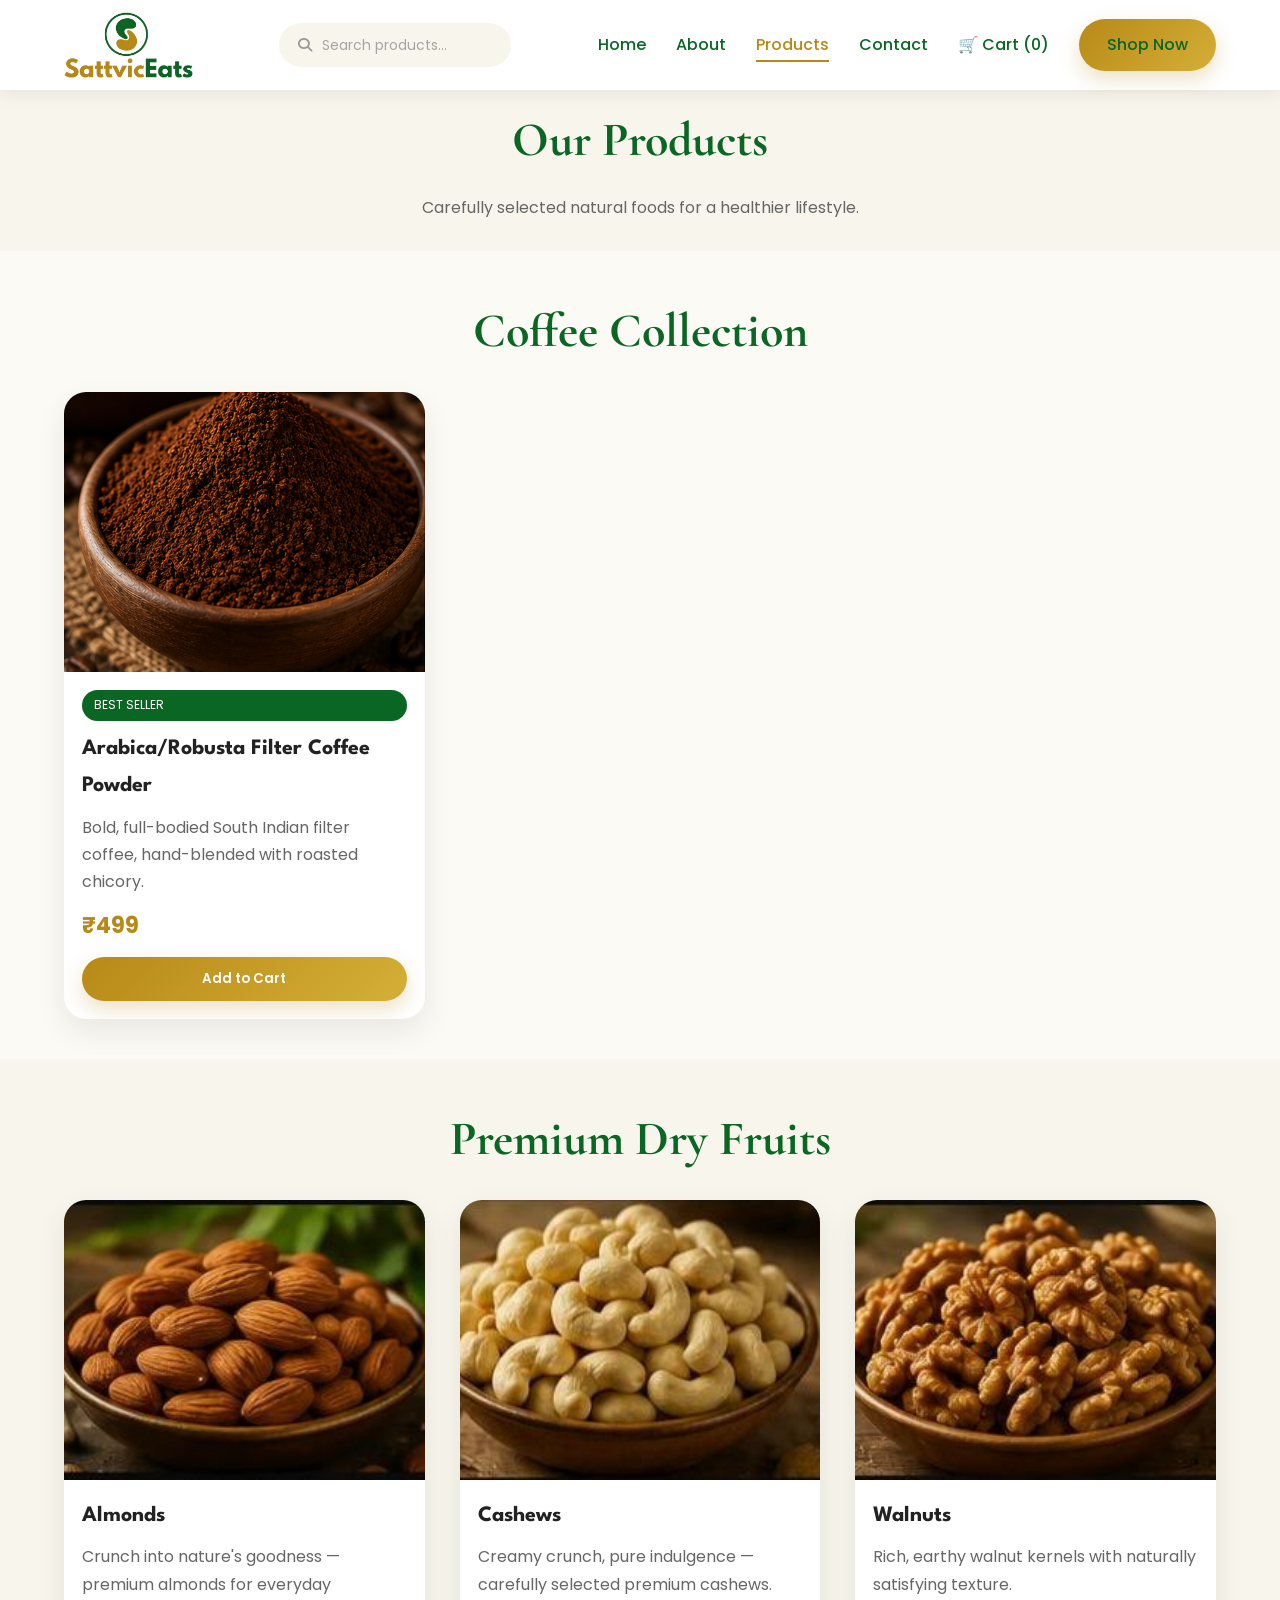
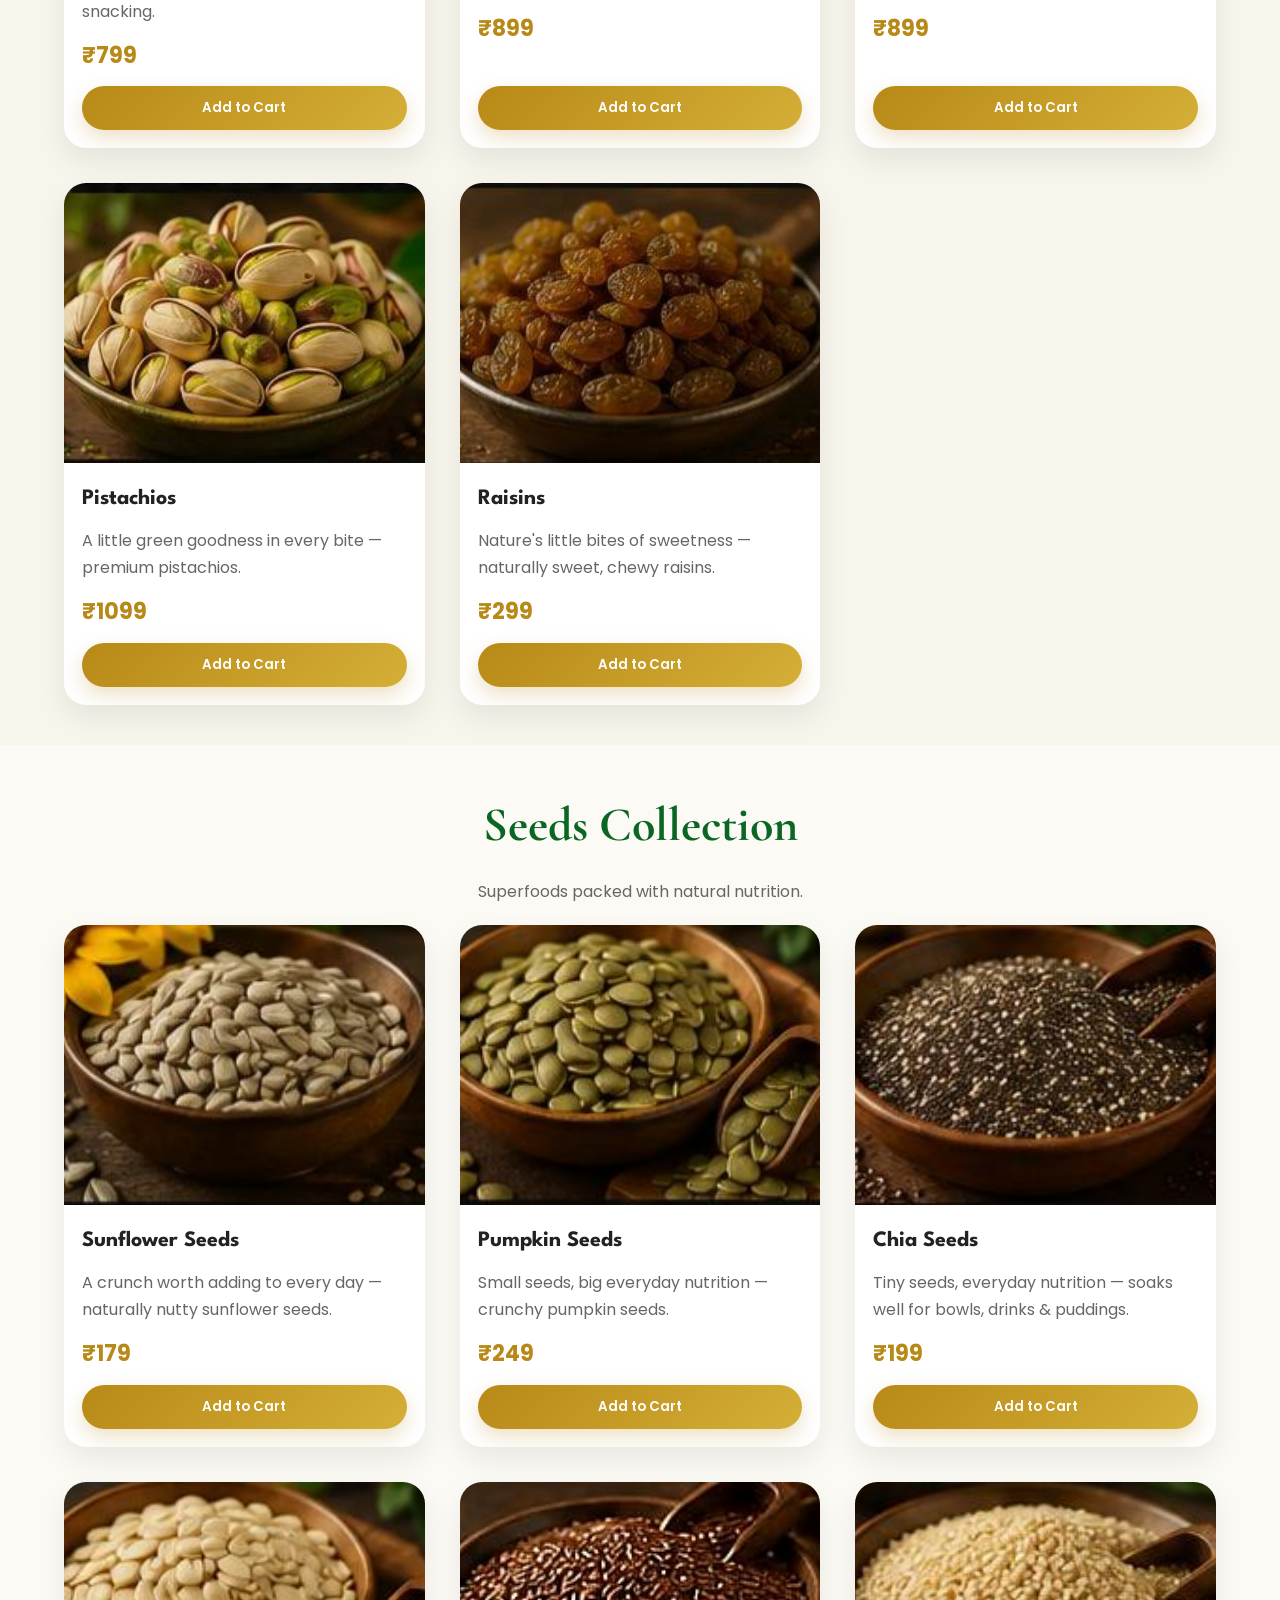
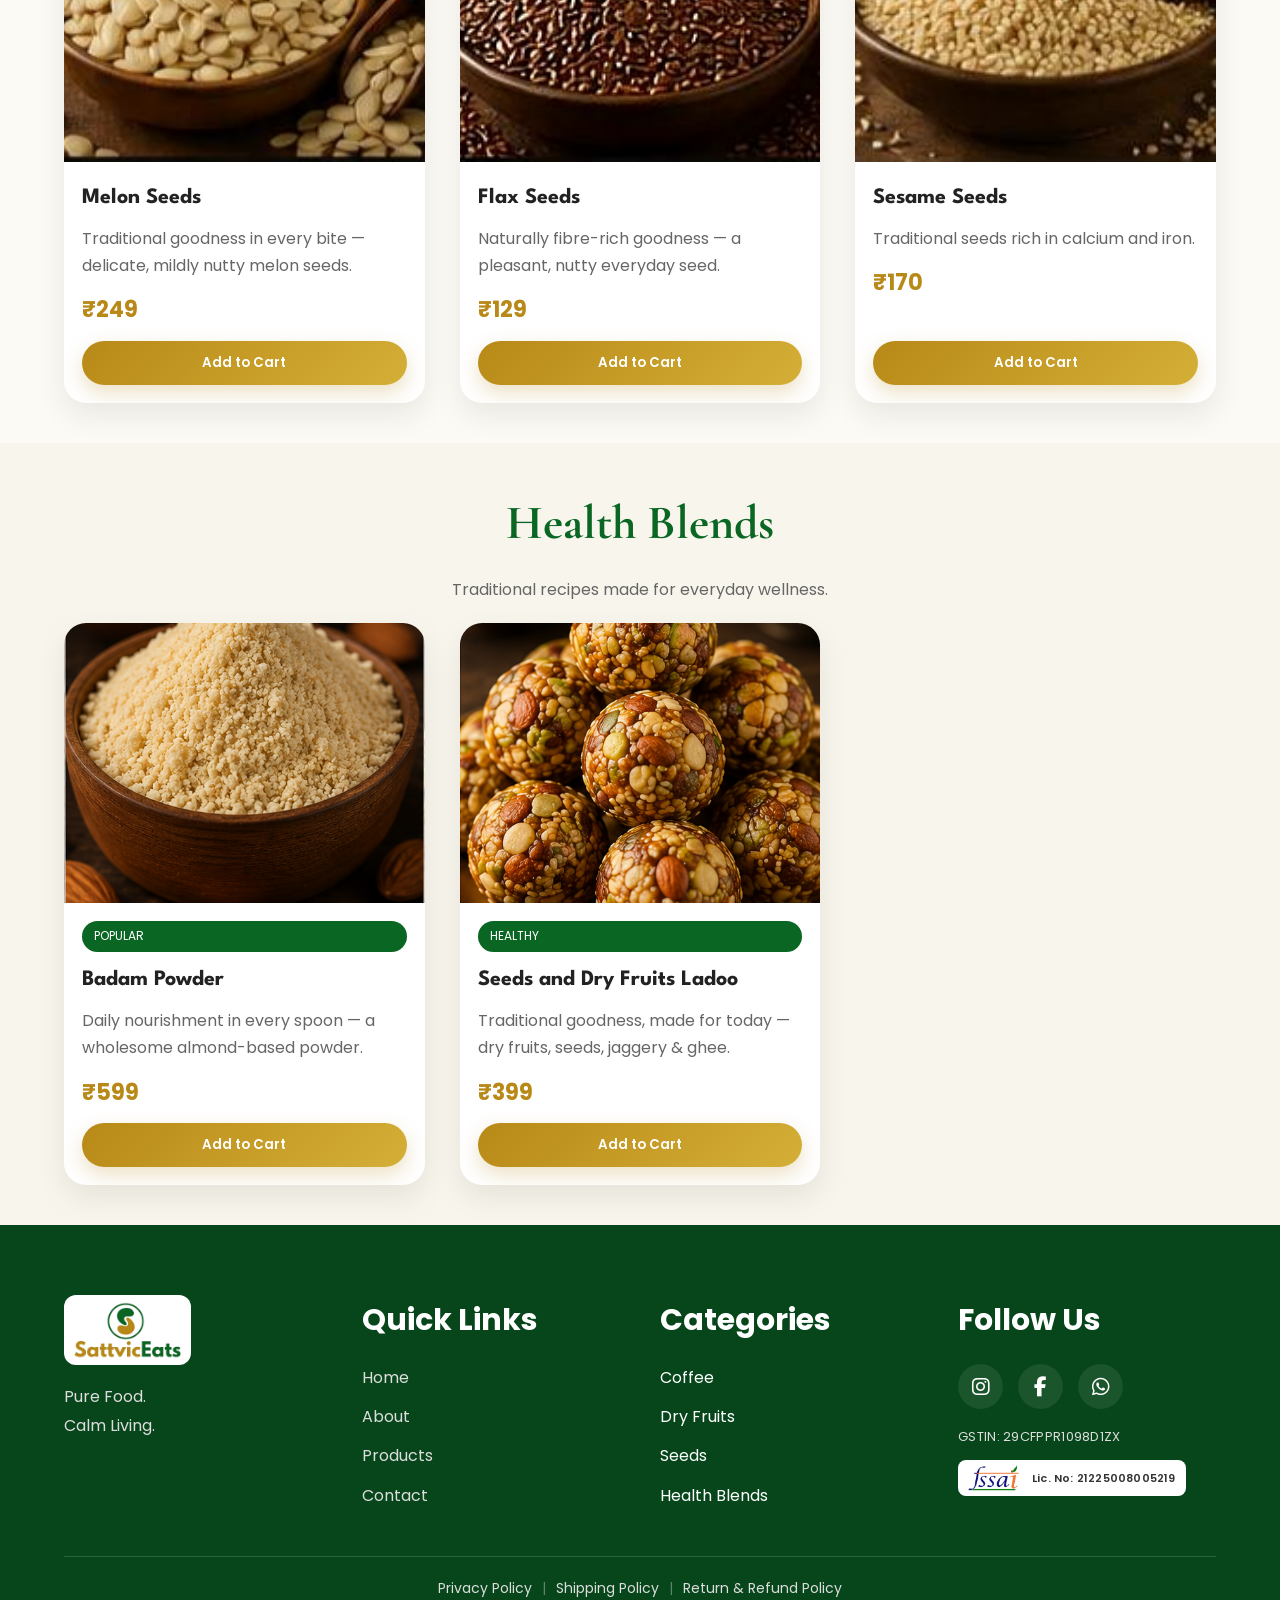
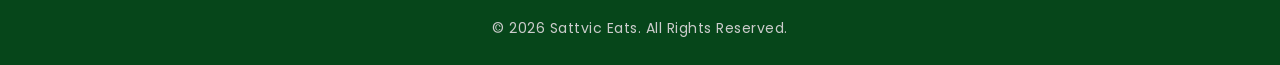
<file: products.html>
<!DOCTYPE html>
<html lang="en">

<head>

<!-- Google site verification (HTML tag method) -->
<meta name="google-site-verification" content="OKVdb_C6L663BjEsxnF8uF3JjVi8u6wKsvpdk6Wcx6A" />

<!-- Google tag (gtag.js) -->
<script async src="https://www.googletagmanager.com/gtag/js?id=G-4TNS2BYMYF"></script>
<script>
  window.dataLayer = window.dataLayer || [];
  function gtag(){dataLayer.push(arguments);}
  gtag('js', new Date());

  gtag('config', 'G-4TNS2BYMYF');
</script>

<!-- Google Tag Manager -->
<script>(function(w,d,s,l,i){w[l]=w[l]||[];w[l].push({'gtm.start':
new Date().getTime(),event:'gtm.js'});var f=d.getElementsByTagName(s)[0],
j=d.createElement(s),dl=l!='dataLayer'?'&l='+l:'';j.async=true;j.src=
'https://www.googletagmanager.com/gtm.js?id='+i+dl;f.parentNode.insertBefore(j,f);
})(window,document,'script','dataLayer','GTM-MS6GQCCP');</script>
<!-- End Google Tag Manager -->


<meta charset="UTF-8">

<meta name="viewport" content="width=device-width, initial-scale=1.0">

<title>Products | Sattvic Eats</title>

<link rel="stylesheet" href="css/style.css">

<link href="https://fonts.googleapis.com/css2?family=Poppins:wght@300;400;500;600;700&family=Cormorant+Garamond:wght@500;600;700&family=League+Spartan:wght@500;600;700&display=swap" rel="stylesheet">

<link rel="stylesheet" href="https://cdnjs.cloudflare.com/ajax/libs/font-awesome/6.5.1/css/all.min.css">

<link href="https://unpkg.com/aos@2.3.4/dist/aos.css" rel="stylesheet">

</head>

<body>

<!-- Google Tag Manager (noscript) -->
<noscript><iframe src="https://www.googletagmanager.com/ns.html?id=GTM-MS6GQCCP"
height="0" width="0" style="display:none;visibility:hidden"></iframe></noscript>
<!-- End Google Tag Manager (noscript) -->


<!-- ================= HEADER ================= -->

<header>

<div class="container navbar">

<a href="index.html" class="logo">

<img src="images/logo.png" alt="Sattvic Eats">

</a>

<div class="nav-search" id="nav-search">
<button type="button" class="nav-search-toggle" id="nav-search-toggle" aria-label="Open search"><i class="fas fa-search"></i></button>
<div class="nav-search-panel" id="nav-search-panel">
<form class="nav-search-form" id="nav-search-form" role="search">
<i class="fas fa-search nav-search-icon"></i>
<input type="text" id="nav-search-input" placeholder="Search products..." autocomplete="off">
<button type="button" class="nav-search-close" id="nav-search-close" aria-label="Close search"><i class="fas fa-times"></i></button>
</form>
<div class="nav-search-results" id="nav-search-results"></div>
</div>
</div>

<div class="menu-toggle" id="menu-toggle">

<i class="fas fa-bars"></i>

</div>

<ul class="nav-links" id="nav-links">

<li><a href="index.html">Home</a></li>

<li><a href="about.html">About</a></li>

<li><a href="products.html" class="active">Products</a></li>

<li><a href="contact.html">Contact</a></li>

<li>

<a href="cart.html">

🛒 Cart (<span id="cart-count">0</span>)

</a>

</li>

<li>

<a href="products.html" class="gold-btn">

Shop Now

</a>

</li>

</ul>

</div>

</header>

<!-- ================= PAGE TITLE ================= -->

<section class="section products-banner">

<div class="container">

<div class="section-heading">

<h2>Our Products</h2>

<p>

Carefully selected natural foods for a healthier lifestyle.

</p>

</div>

</div>

</section>

<!-- ================= COFFEE ================= -->

<section class="section light" id="coffee">

<div class="container">

<div class="section-heading">

<h2>Coffee Collection</h2>

</div>

<div class="products-grid">

<div class="product-card" data-href="product.html?slug=arabica-coffee">

<a href="product.html?slug=arabica-coffee" class="product-image">

<img src="images/coffee.jpg" alt="Coffee">

</a>

<div class="product-info">

<span class="product-tag">BEST SELLER</span>

<h3><a href="product.html?slug=arabica-coffee">Arabica/Robusta Filter Coffee Powder</a></h3>

<p>

Bold, full-bodied South Indian filter coffee, hand-blended with roasted chicory.

</p>

<div class="price">

₹499

</div>

<button

class="gold-btn"

onclick="addToCart('Arabica/Robusta Filter Coffee Powder',499,'images/coffee.jpg')">

Add to Cart

</button>

</div>

</div>

</div>

</div>

</section>

<!-- ================= DRY FRUITS ================= -->

<section class="section" id="dryfruits">

<div class="container">

<div class="section-heading">

<h2>Premium Dry Fruits</h2>

</div>

<div class="products-grid">

<!-- Almond -->

<div class="product-card" data-href="product.html?slug=almonds">

<a href="product.html?slug=almonds" class="product-image">

<img src="images/almond.jpg">

</a>

<div class="product-info">

<h3><a href="product.html?slug=almonds">Almonds</a></h3>

<p>

Crunch into nature's goodness — premium almonds for everyday snacking.

</p>

<div class="price">

₹799

</div>

<button

class="gold-btn"

onclick="addToCart('Almonds',799,'images/almond.jpg')">

Add to Cart

</button>

</div>

</div>

<!-- Cashew -->

<div class="product-card" data-href="product.html?slug=cashews">

<a href="product.html?slug=cashews" class="product-image">

<img src="images/cashew.jpg">

</a>

<div class="product-info">

<h3><a href="product.html?slug=cashews">Cashews</a></h3>

<p>

Creamy crunch, pure indulgence — carefully selected premium cashews.

</p>

<div class="price">

₹899

</div>

<button

class="gold-btn"

onclick="addToCart('Cashews',899,'images/cashew.jpg')">

Add to Cart

</button>

</div>

</div>

<!-- Walnut -->

<div class="product-card" data-href="product.html?slug=walnuts">

<a href="product.html?slug=walnuts" class="product-image">

<img src="images/walnut.jpg">

</a>

<div class="product-info">

<h3><a href="product.html?slug=walnuts">Walnuts</a></h3>

<p>

Rich, earthy walnut kernels with naturally satisfying texture.

</p>

<div class="price">

₹899

</div>

<button

class="gold-btn"

onclick="addToCart('Walnuts',899,'images/walnut.jpg')">

Add to Cart

</button>

</div>

</div>

<!-- Pistachio -->

<div class="product-card" data-href="product.html?slug=pistachios">

<a href="product.html?slug=pistachios" class="product-image">

<img src="images/pistachio.jpg">

</a>

<div class="product-info">

<h3><a href="product.html?slug=pistachios">Pistachios</a></h3>

<p>

A little green goodness in every bite — premium pistachios.

</p>

<div class="price">

₹1099

</div>

<button

class="gold-btn"

onclick="addToCart('Pistachios',1099,'images/pistachio.jpg')">

Add to Cart

</button>

</div>

</div>

<!-- Raisin -->

<div class="product-card" data-href="product.html?slug=raisins">

<a href="product.html?slug=raisins" class="product-image">

<img src="images/raisin.jpg">

</a>

<div class="product-info">

<h3><a href="product.html?slug=raisins">Raisins</a></h3>

<p>

Nature's little bites of sweetness — naturally sweet, chewy raisins.

</p>

<div class="price">

₹299

</div>

<button

class="gold-btn"

onclick="addToCart('Raisins',299,'images/raisin.jpg')">

Add to Cart

</button>

</div>

</div>

</div>

</div>

</section>

<!-- ================= SEEDS ================= -->

<section class="section light" id="seeds">

<div class="container">

<div class="section-heading">

<h2>Seeds Collection</h2>

<p>

Superfoods packed with natural nutrition.

</p>

</div>

<div class="products-grid">

<!-- Sunflower -->

<div class="product-card" data-href="product.html?slug=sunflower-seeds">

<a href="product.html?slug=sunflower-seeds" class="product-image">

<img src="images/sunflower.jpg" alt="Sunflower Seeds">

</a>

<div class="product-info">

<h3><a href="product.html?slug=sunflower-seeds">Sunflower Seeds</a></h3>

<p>

A crunch worth adding to every day — naturally nutty sunflower seeds.

</p>

<div class="price">

₹179

</div>

<button class="gold-btn"

onclick="addToCart('Sunflower Seeds',179,'images/sunflower.jpg')">

Add to Cart

</button>

</div>

</div>

<!-- Pumpkin -->

<div class="product-card" data-href="product.html?slug=pumpkin-seeds">

<a href="product.html?slug=pumpkin-seeds" class="product-image">

<img src="images/pumpkin.jpg" alt="Pumpkin Seeds">

</a>

<div class="product-info">

<h3><a href="product.html?slug=pumpkin-seeds">Pumpkin Seeds</a></h3>

<p>

Small seeds, big everyday nutrition — crunchy pumpkin seeds.

</p>

<div class="price">

₹249

</div>

<button class="gold-btn"

onclick="addToCart('Pumpkin Seeds',249,'images/pumpkin.jpg')">

Add to Cart

</button>

</div>

</div>

<!-- Chia -->

<div class="product-card" data-href="product.html?slug=chia-seeds">

<a href="product.html?slug=chia-seeds" class="product-image">

<img src="images/chia.jpg" alt="Chia Seeds">

</a>

<div class="product-info">

<h3><a href="product.html?slug=chia-seeds">Chia Seeds</a></h3>

<p>

Tiny seeds, everyday nutrition — soaks well for bowls, drinks & puddings.

</p>

<div class="price">

₹199

</div>

<button class="gold-btn"

onclick="addToCart('Chia Seeds',199,'images/chia.jpg')">

Add to Cart

</button>

</div>

</div>

<!-- Melon -->

<div class="product-card" data-href="product.html?slug=melon-seeds">

<a href="product.html?slug=melon-seeds" class="product-image">

<img src="images/melon.jpg" alt="Melon Seeds">

</a>

<div class="product-info">

<h3><a href="product.html?slug=melon-seeds">Melon Seeds</a></h3>

<p>

Traditional goodness in every bite — delicate, mildly nutty melon seeds.

</p>

<div class="price">

₹249

</div>

<button class="gold-btn"

onclick="addToCart('Melon Seeds',249,'images/melon.jpg')">

Add to Cart

</button>

</div>

</div>

<!-- Flax -->

<div class="product-card" data-href="product.html?slug=flax-seeds">

<a href="product.html?slug=flax-seeds" class="product-image">

<img src="images/flax.jpg" alt="Flax Seeds">

</a>

<div class="product-info">

<h3><a href="product.html?slug=flax-seeds">Flax Seeds</a></h3>

<p>

Naturally fibre-rich goodness — a pleasant, nutty everyday seed.

</p>

<div class="price">

₹129

</div>

<button class="gold-btn"

onclick="addToCart('Flax Seeds',129,'images/flax.jpg')">

Add to Cart

</button>

</div>

</div>

<!-- Sesame -->

<div class="product-card" data-href="product.html?slug=sesame-seeds">

<a href="product.html?slug=sesame-seeds" class="product-image">

<img src="images/sesame.jpg" alt="Sesame Seeds">

</a>

<div class="product-info">

<h3><a href="product.html?slug=sesame-seeds">Sesame Seeds</a></h3>

<p>

Traditional seeds rich in calcium and iron.

</p>

<div class="price">

₹170

</div>

<button class="gold-btn"

onclick="addToCart('Sesame Seeds',170,'images/sesame.jpg')">

Add to Cart

</button>

</div>

</div>

</div>

</div>

</section>

<!-- ================= HEALTH BLENDS ================= -->

<section class="section" id="featured">

<div class="container">

<div class="section-heading">

<h2>Health Blends</h2>

<p>

Traditional recipes made for everyday wellness.

</p>

</div>

<div class="products-grid">

<!-- Badam Powder -->

<div class="product-card" data-href="product.html?slug=badam-powder">

<a href="product.html?slug=badam-powder" class="product-image">

<img src="images/badam.jpg" alt="Badam Powder">

</a>

<div class="product-info">

<span class="product-tag">

POPULAR

</span>

<h3><a href="product.html?slug=badam-powder">Badam Powder</a></h3>

<p>

Daily nourishment in every spoon — a wholesome almond-based powder.

</p>

<div class="price">

₹599

</div>

<button class="gold-btn"

onclick="addToCart('Badam Powder',599,'images/badam.jpg')">

Add to Cart

</button>

</div>

</div>

<!-- Laddu -->

<div class="product-card" data-href="product.html?slug=dry-fruit-laddu">

<a href="product.html?slug=dry-fruit-laddu" class="product-image">

<img src="images/laddu.jpg" alt="Seeds and Dry Fruits Ladoo">

</a>

<div class="product-info">

<span class="product-tag">

HEALTHY

</span>

<h3><a href="product.html?slug=dry-fruit-laddu">Seeds and Dry Fruits Ladoo</a></h3>

<p>

Traditional goodness, made for today — dry fruits, seeds, jaggery & ghee.

</p>

<div class="price">

₹399

</div>

<button class="gold-btn"

onclick="addToCart('Seeds and Dry Fruits Ladoo',300,'images/laddu.jpg')">

Add to Cart

</button>

</div>

</div>

</div>

</div>

</section>

<!-- ================= FOOTER ================= -->

<footer>

<div class="container">

<div class="footer-grid">

<div>

<div class="footer-brand">

<a href="#" class="footer-logo-link" onclick="window.scrollTo({top:0,behavior:'smooth'}); return false;">
<img src="images/logo.png" alt="Sattvic Eats">
</a>

</div>

<p>

Pure Food.<br>

Calm Living.

</p>

</div>

<div>

<h3>Quick Links</h3>

<ul>

<li><a href="index.html">Home</a></li>

<li><a href="about.html">About</a></li>

<li><a href="products.html">Products</a></li>

<li><a href="contact.html">Contact</a></li>

</ul>

</div>

<div>

<h3>Categories</h3>

<ul>

<li>Coffee</li>

<li>Dry Fruits</li>

<li>Seeds</li>

<li>Health Blends</li>

</ul>

</div>

<div>

<h3>Follow Us</h3>

<div class="social-icons">

<a href="https://www.instagram.com/sattviceats?igsh=YjdpbDJ5eXR1YnZq" target="_blank">

<i class="fab fa-instagram"></i>

</a>

<a href="https://www.facebook.com/SattvicEats/" target="_blank">

<i class="fab fa-facebook-f"></i>

</a>

<a href="https://wa.me/919535476030?text=Hi%20Sattvic%20Eats%2C%20I%20would%20like%20to%20place%20an%20order.%20Please%20help%20me%20with%20this." target="_blank"><i class="fab fa-whatsapp"></i></a>

</div>

<p class="footer-gst">GSTIN: 29CFPPR1098D1ZX</p>

<div class="footer-fssai">
<img src="images/fssai-logo.jpg" alt="FSSAI Logo">
<span>Lic. No: 21225008005219</span>
</div>


</div>

</div>

<hr>

<div class="footer-policy-links">
<a href="privacy-policy.html">Privacy Policy</a>
<span>|</span>
<a href="shipping-policy.html">Shipping Policy</a>
<span>|</span>
<a href="return-policy.html">Return &amp; Refund Policy</a>
</div>

<p class="copyright">

© 2026 Sattvic Eats. All Rights Reserved.

</p>

</div>

</footer>

<script src="js/products-data.js"></script>
<script src="js/script.js"></script>

<script src="https://unpkg.com/aos@2.3.4/dist/aos.js"></script>

<script>

AOS.init({

duration:1000,

once:true

});

</script>


<!-- ================= BACK TO TOP ================= -->

<button id="back-to-top" aria-label="Back to top">
<i class="fas fa-arrow-up"></i>
</button>

<!-- ================= FALLING LEAVES ================= -->

<div class="particle-layer" id="particleLayer"></div>
<script src="js/leaves-fall.js"></script>

</body>

</html>
</file>
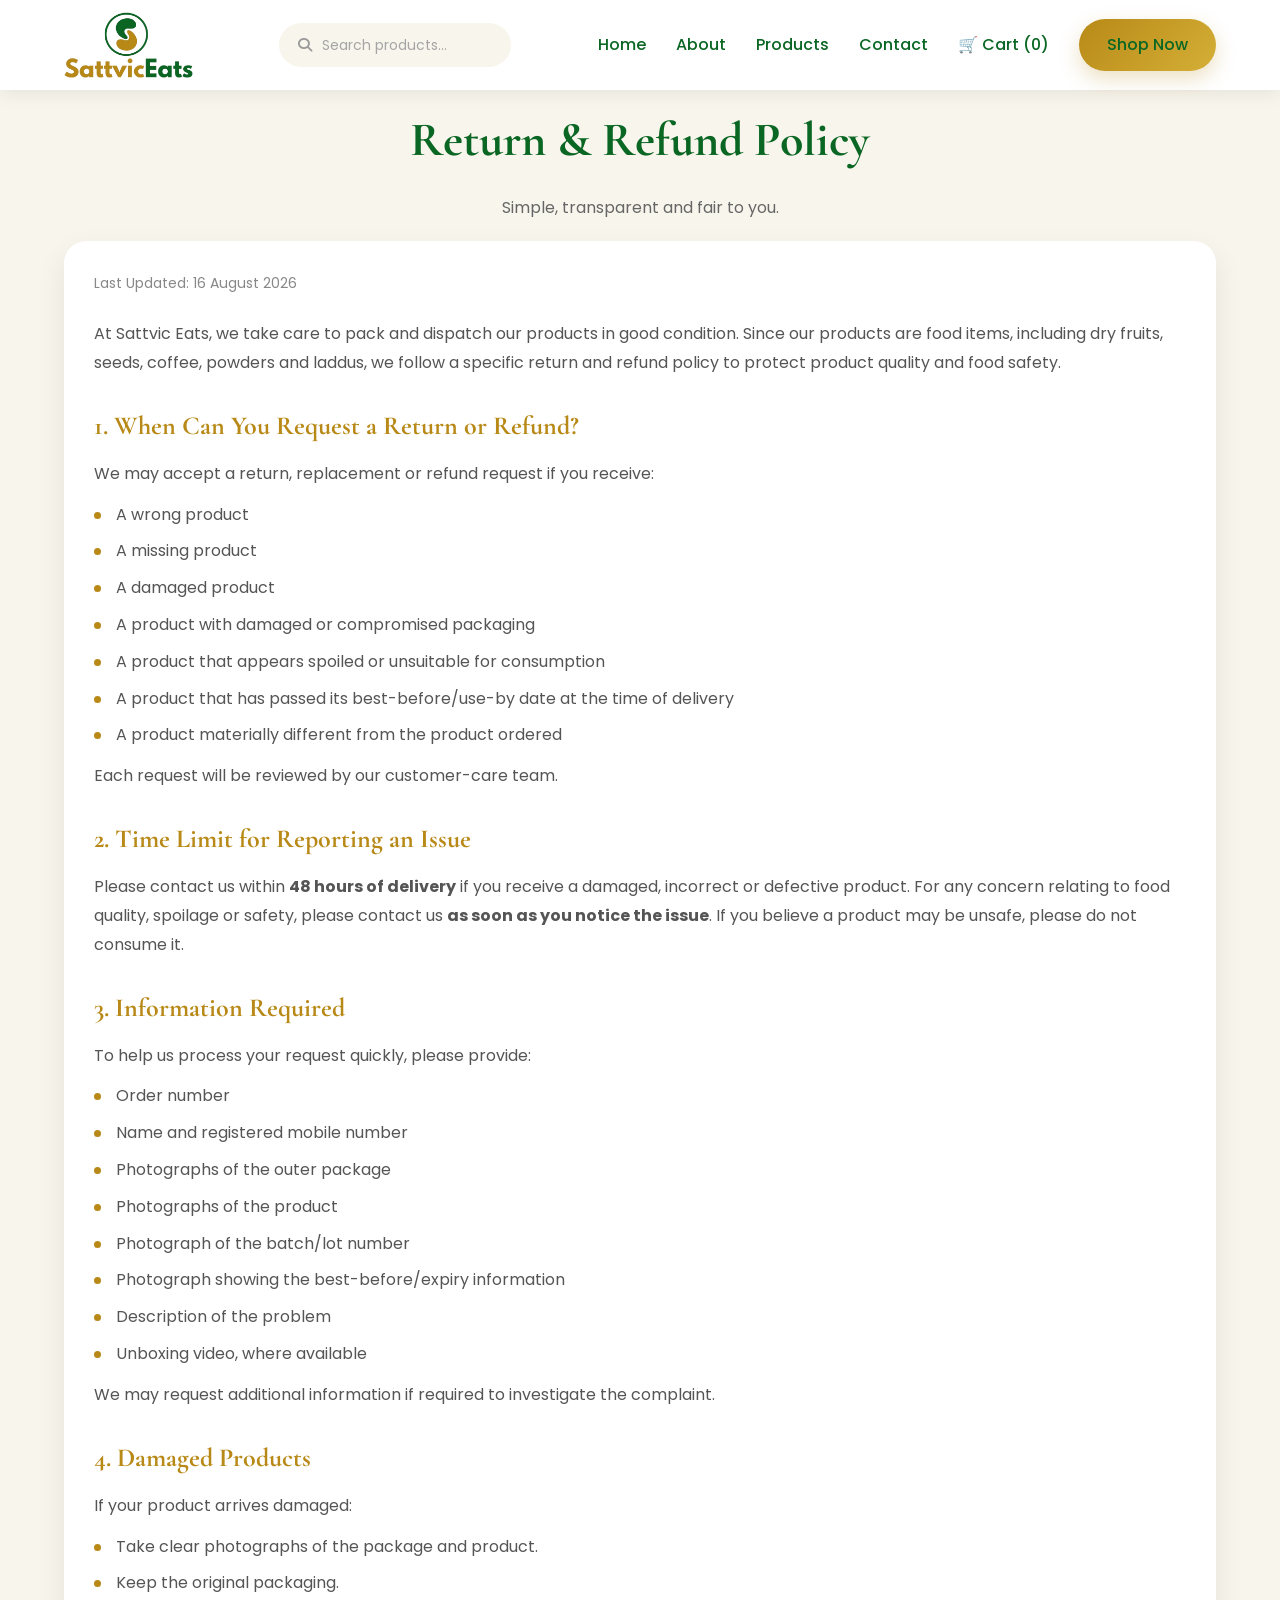
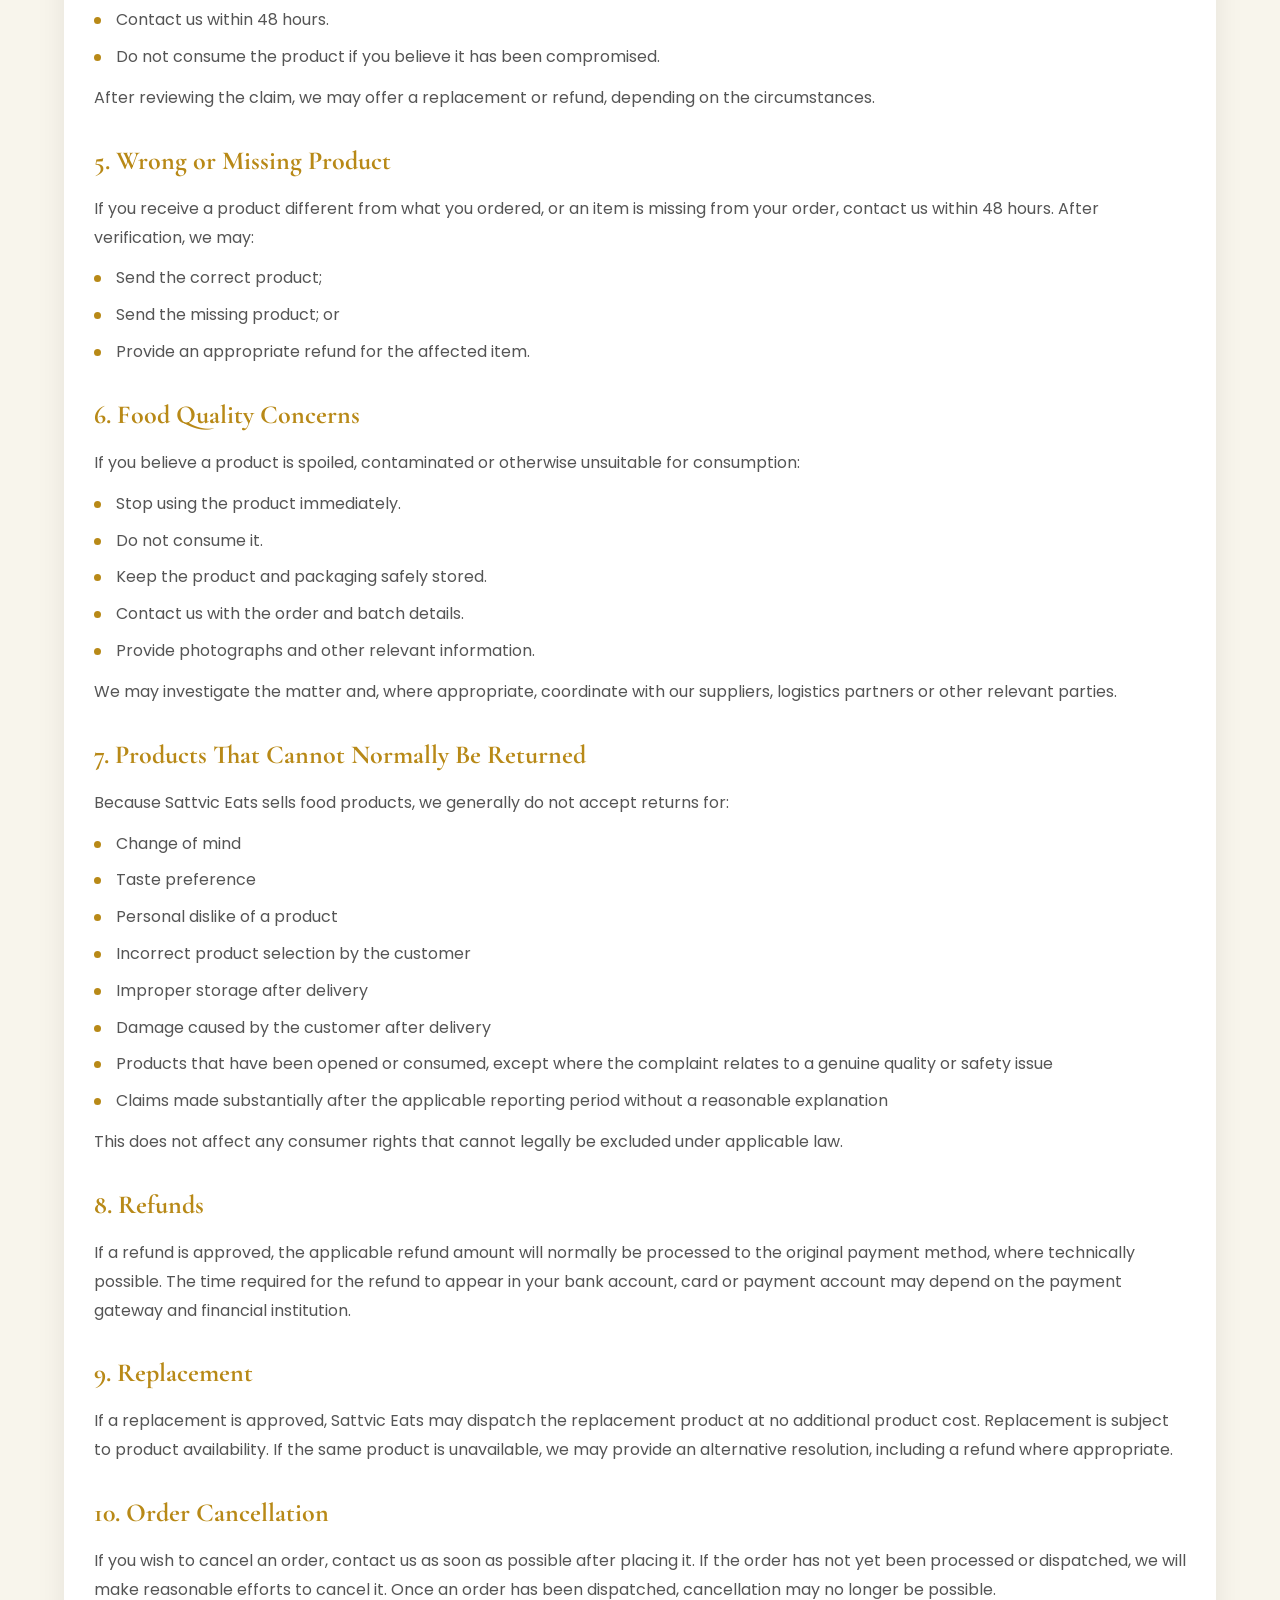
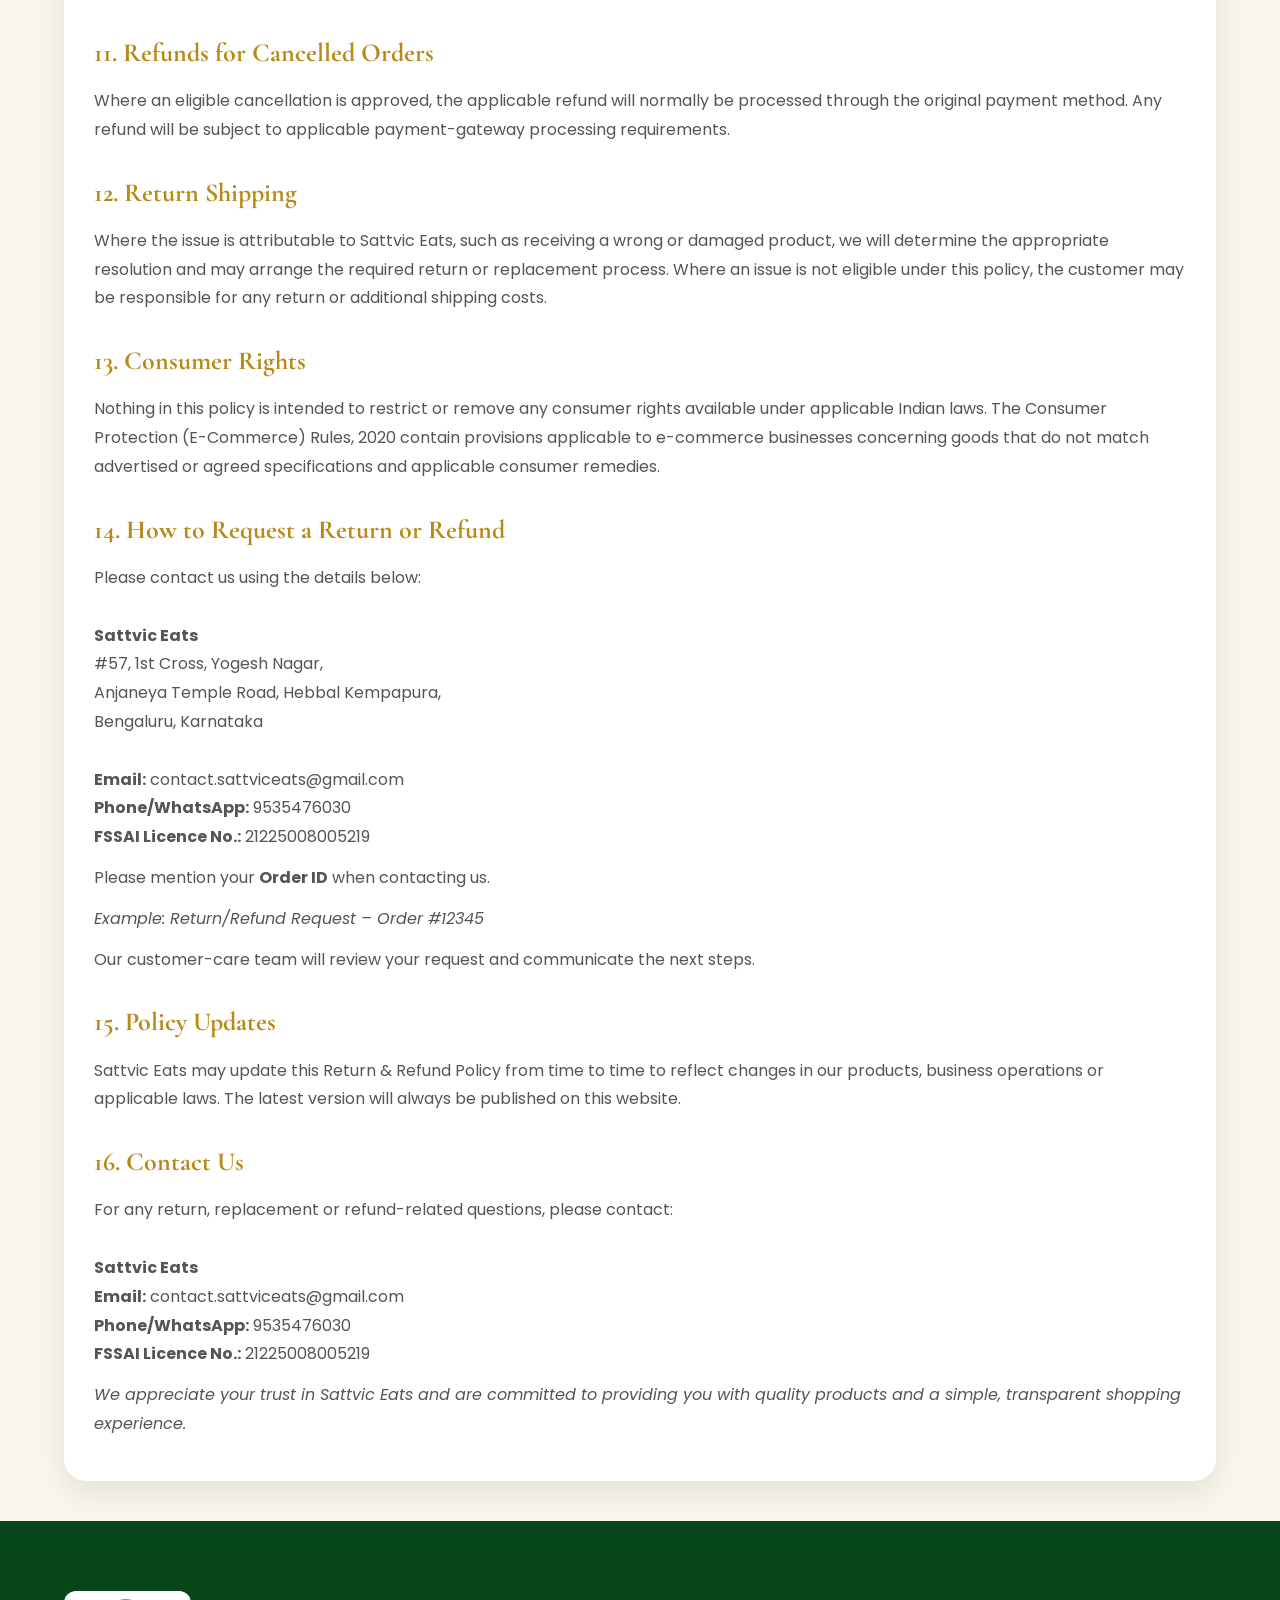
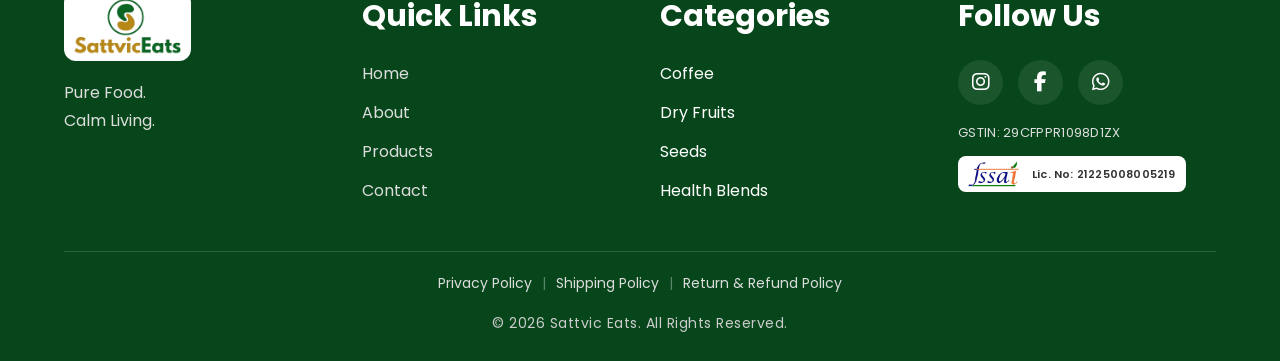
<file: return-policy.html>
<!DOCTYPE html>
<html lang="en">

<head>

<!-- Google site verification (HTML tag method) -->
<meta name="google-site-verification" content="OKVdb_C6L663BjEsxnF8uF3JjVi8u6wKsvpdk6Wcx6A" />

<!-- Google tag (gtag.js) -->
<script async src="https://www.googletagmanager.com/gtag/js?id=G-4TNS2BYMYF"></script>
<script>
  window.dataLayer = window.dataLayer || [];
  function gtag(){dataLayer.push(arguments);}
  gtag('js', new Date());

  gtag('config', 'G-4TNS2BYMYF');
</script>

<!-- Google Tag Manager -->
<script>(function(w,d,s,l,i){w[l]=w[l]||[];w[l].push({'gtm.start':
new Date().getTime(),event:'gtm.js'});var f=d.getElementsByTagName(s)[0],
j=d.createElement(s),dl=l!='dataLayer'?'&l='+l:'';j.async=true;j.src=
'https://www.googletagmanager.com/gtm.js?id='+i+dl;f.parentNode.insertBefore(j,f);
})(window,document,'script','dataLayer','GTM-MS6GQCCP');</script>
<!-- End Google Tag Manager -->


<meta charset="UTF-8">

<meta name="viewport" content="width=device-width, initial-scale=1.0">

<title>Return &amp; Refund Policy | Sattvic Eats</title>

<link rel="stylesheet" href="css/style.css">

<link href="https://fonts.googleapis.com/css2?family=Poppins:wght@300;400;500;600;700&family=Cormorant+Garamond:wght@500;600;700&family=League+Spartan:wght@500;600;700&display=swap" rel="stylesheet">

<link rel="stylesheet" href="https://cdnjs.cloudflare.com/ajax/libs/font-awesome/6.5.1/css/all.min.css">

</head>

<body>

<!-- Google Tag Manager (noscript) -->
<noscript><iframe src="https://www.googletagmanager.com/ns.html?id=GTM-MS6GQCCP"
height="0" width="0" style="display:none;visibility:hidden"></iframe></noscript>
<!-- End Google Tag Manager (noscript) -->


<!-- ================= HEADER ================= -->

<header>

<div class="container navbar">

<a href="index.html" class="logo">
<img src="images/logo.png" alt="Sattvic Eats">
</a>

<div class="nav-search" id="nav-search">
<button type="button" class="nav-search-toggle" id="nav-search-toggle" aria-label="Open search"><i class="fas fa-search"></i></button>
<div class="nav-search-panel" id="nav-search-panel">
<form class="nav-search-form" id="nav-search-form" role="search">
<i class="fas fa-search nav-search-icon"></i>
<input type="text" id="nav-search-input" placeholder="Search products..." autocomplete="off">
<button type="button" class="nav-search-close" id="nav-search-close" aria-label="Close search"><i class="fas fa-times"></i></button>
</form>
<div class="nav-search-results" id="nav-search-results"></div>
</div>
</div>

<div class="menu-toggle" id="menu-toggle">
<i class="fas fa-bars"></i>
</div>

<ul class="nav-links" id="nav-links">

<li><a href="index.html">Home</a></li>

<li><a href="about.html">About</a></li>

<li><a href="products.html">Products</a></li>

<li><a href="contact.html">Contact</a></li>

<li>
<a href="cart.html">
🛒 Cart (<span id="cart-count">0</span>)
</a>
</li>

<li>
<a href="products.html" class="gold-btn">
Shop Now
</a>
</li>

</ul>

</div>

</header>

<!-- ================= RETURN & REFUND POLICY ================= -->

<section class="section about-section">

<div class="container">

<div class="section-heading">

<h2>Return &amp; Refund Policy</h2>

<p>Simple, transparent and fair to you.</p>

</div>

<div class="glass-card policy-content">

<p class="policy-updated">Last Updated: 16 August 2026</p>

<p>
At Sattvic Eats, we take care to pack and dispatch our products in good condition. Since our products are food items, including dry fruits, seeds, coffee, powders and laddus, we follow a specific return and refund policy to protect product quality and food safety.
</p>

<h3>1. When Can You Request a Return or Refund?</h3>

<p>We may accept a return, replacement or refund request if you receive:</p>

<ul>
<li>A wrong product</li>
<li>A missing product</li>
<li>A damaged product</li>
<li>A product with damaged or compromised packaging</li>
<li>A product that appears spoiled or unsuitable for consumption</li>
<li>A product that has passed its best-before/use-by date at the time of delivery</li>
<li>A product materially different from the product ordered</li>
</ul>

<p>Each request will be reviewed by our customer-care team.</p>

<h3>2. Time Limit for Reporting an Issue</h3>

<p>
Please contact us within <strong>48 hours of delivery</strong> if you receive a damaged, incorrect or defective product. For any concern relating to food quality, spoilage or safety, please contact us <strong>as soon as you notice the issue</strong>. If you believe a product may be unsafe, please do not consume it.
</p>

<h3>3. Information Required</h3>

<p>To help us process your request quickly, please provide:</p>

<ul>
<li>Order number</li>
<li>Name and registered mobile number</li>
<li>Photographs of the outer package</li>
<li>Photographs of the product</li>
<li>Photograph of the batch/lot number</li>
<li>Photograph showing the best-before/expiry information</li>
<li>Description of the problem</li>
<li>Unboxing video, where available</li>
</ul>

<p>We may request additional information if required to investigate the complaint.</p>

<h3>4. Damaged Products</h3>

<p>If your product arrives damaged:</p>

<ul>
<li>Take clear photographs of the package and product.</li>
<li>Keep the original packaging.</li>
<li>Contact us within 48 hours.</li>
<li>Do not consume the product if you believe it has been compromised.</li>
</ul>

<p>After reviewing the claim, we may offer a replacement or refund, depending on the circumstances.</p>

<h3>5. Wrong or Missing Product</h3>

<p>If you receive a product different from what you ordered, or an item is missing from your order, contact us within 48 hours. After verification, we may:</p>

<ul>
<li>Send the correct product;</li>
<li>Send the missing product; or</li>
<li>Provide an appropriate refund for the affected item.</li>
</ul>

<h3>6. Food Quality Concerns</h3>

<p>If you believe a product is spoiled, contaminated or otherwise unsuitable for consumption:</p>

<ul>
<li>Stop using the product immediately.</li>
<li>Do not consume it.</li>
<li>Keep the product and packaging safely stored.</li>
<li>Contact us with the order and batch details.</li>
<li>Provide photographs and other relevant information.</li>
</ul>

<p>We may investigate the matter and, where appropriate, coordinate with our suppliers, logistics partners or other relevant parties.</p>

<h3>7. Products That Cannot Normally Be Returned</h3>

<p>Because Sattvic Eats sells food products, we generally do not accept returns for:</p>

<ul>
<li>Change of mind</li>
<li>Taste preference</li>
<li>Personal dislike of a product</li>
<li>Incorrect product selection by the customer</li>
<li>Improper storage after delivery</li>
<li>Damage caused by the customer after delivery</li>
<li>Products that have been opened or consumed, except where the complaint relates to a genuine quality or safety issue</li>
<li>Claims made substantially after the applicable reporting period without a reasonable explanation</li>
</ul>

<p>This does not affect any consumer rights that cannot legally be excluded under applicable law.</p>

<h3>8. Refunds</h3>

<p>
If a refund is approved, the applicable refund amount will normally be processed to the original payment method, where technically possible. The time required for the refund to appear in your bank account, card or payment account may depend on the payment gateway and financial institution.
</p>

<h3>9. Replacement</h3>

<p>
If a replacement is approved, Sattvic Eats may dispatch the replacement product at no additional product cost. Replacement is subject to product availability. If the same product is unavailable, we may provide an alternative resolution, including a refund where appropriate.
</p>

<h3>10. Order Cancellation</h3>

<p>
If you wish to cancel an order, contact us as soon as possible after placing it. If the order has not yet been processed or dispatched, we will make reasonable efforts to cancel it. Once an order has been dispatched, cancellation may no longer be possible.
</p>

<h3>11. Refunds for Cancelled Orders</h3>

<p>
Where an eligible cancellation is approved, the applicable refund will normally be processed through the original payment method. Any refund will be subject to applicable payment-gateway processing requirements.
</p>

<h3>12. Return Shipping</h3>

<p>
Where the issue is attributable to Sattvic Eats, such as receiving a wrong or damaged product, we will determine the appropriate resolution and may arrange the required return or replacement process. Where an issue is not eligible under this policy, the customer may be responsible for any return or additional shipping costs.
</p>

<h3>13. Consumer Rights</h3>

<p>
Nothing in this policy is intended to restrict or remove any consumer rights available under applicable Indian laws. The Consumer Protection (E-Commerce) Rules, 2020 contain provisions applicable to e-commerce businesses concerning goods that do not match advertised or agreed specifications and applicable consumer remedies.
</p>

<h3>14. How to Request a Return or Refund</h3>

<p>
Please contact us using the details below:<br><br>
<strong>Sattvic Eats</strong><br>
#57, 1st Cross, Yogesh Nagar,<br>
Anjaneya Temple Road, Hebbal Kempapura,<br>
Bengaluru, Karnataka<br><br>
<strong>Email:</strong> contact.sattviceats@gmail.com<br>
<strong>Phone/WhatsApp:</strong> 9535476030<br>
<strong>FSSAI Licence No.:</strong> 21225008005219
</p>

<p>Please mention your <strong>Order ID</strong> when contacting us.</p>

<p><em>Example: Return/Refund Request – Order #12345</em></p>

<p>Our customer-care team will review your request and communicate the next steps.</p>

<h3>15. Policy Updates</h3>

<p>
Sattvic Eats may update this Return &amp; Refund Policy from time to time to reflect changes in our products, business operations or applicable laws. The latest version will always be published on this website.
</p>

<h3>16. Contact Us</h3>

<p>
For any return, replacement or refund-related questions, please contact:<br><br>
<strong>Sattvic Eats</strong><br>
<strong>Email:</strong> contact.sattviceats@gmail.com<br>
<strong>Phone/WhatsApp:</strong> 9535476030<br>
<strong>FSSAI Licence No.:</strong> 21225008005219
</p>

<p>
<em>We appreciate your trust in Sattvic Eats and are committed to providing you with quality products and a simple, transparent shopping experience.</em>
</p>

</div>

</div>

</section>

<!-- ================= FOOTER ================= -->

<footer>

<div class="container">

<div class="footer-grid">

<div>

<div class="footer-brand">

<a href="#" class="footer-logo-link" onclick="window.scrollTo({top:0,behavior:'smooth'}); return false;">
<img src="images/logo.png" alt="Sattvic Eats">
</a>

</div>

<p>

Pure Food.<br>

Calm Living.

</p>

</div>

<div>

<h3>Quick Links</h3>

<ul>

<li><a href="index.html">Home</a></li>

<li><a href="about.html">About</a></li>

<li><a href="products.html">Products</a></li>

<li><a href="contact.html">Contact</a></li>

</ul>

</div>

<div>

<h3>Categories</h3>

<ul>

<li>Coffee</li>

<li>Dry Fruits</li>

<li>Seeds</li>

<li>Health Blends</li>

</ul>

</div>

<div>

<h3>Follow Us</h3>

<div class="social-icons">

<a href="https://www.instagram.com/sattviceats?igsh=YjdpbDJ5eXR1YnZq" target="_blank"><i class="fab fa-instagram"></i></a>

<a href="https://www.facebook.com/SattvicEats/" target="_blank"><i class="fab fa-facebook-f"></i></a>

<a href="https://wa.me/919535476030?text=Hi%20Sattvic%20Eats%2C%20I%20would%20like%20to%20place%20an%20order.%20Please%20help%20me%20with%20this." target="_blank"><i class="fab fa-whatsapp"></i></a>
</div>

<p class="footer-gst">GSTIN: 29CFPPR1098D1ZX</p>

<div class="footer-fssai">
<img src="images/fssai-logo.jpg" alt="FSSAI Logo">
<span>Lic. No: 21225008005219</span>
</div>

</div>

</div>

<hr>

<div class="footer-policy-links">
<a href="privacy-policy.html">Privacy Policy</a>
<span>|</span>
<a href="shipping-policy.html">Shipping Policy</a>
<span>|</span>
<a href="return-policy.html">Return &amp; Refund Policy</a>
</div>

<p class="copyright">

© 2026 Sattvic Eats.
All Rights Reserved.

</p>

</div>

</footer>

<!-- External JavaScript -->
<script src="js/products-data.js"></script>
<script src="js/script.js"></script>


<!-- ================= BACK TO TOP ================= -->

<button id="back-to-top" aria-label="Back to top">
<i class="fas fa-arrow-up"></i>
</button>

<!-- ================= FALLING LEAVES ================= -->

<div class="particle-layer" id="particleLayer"></div>
<script src="js/leaves-fall.js"></script>

</body>


</html>
</file>
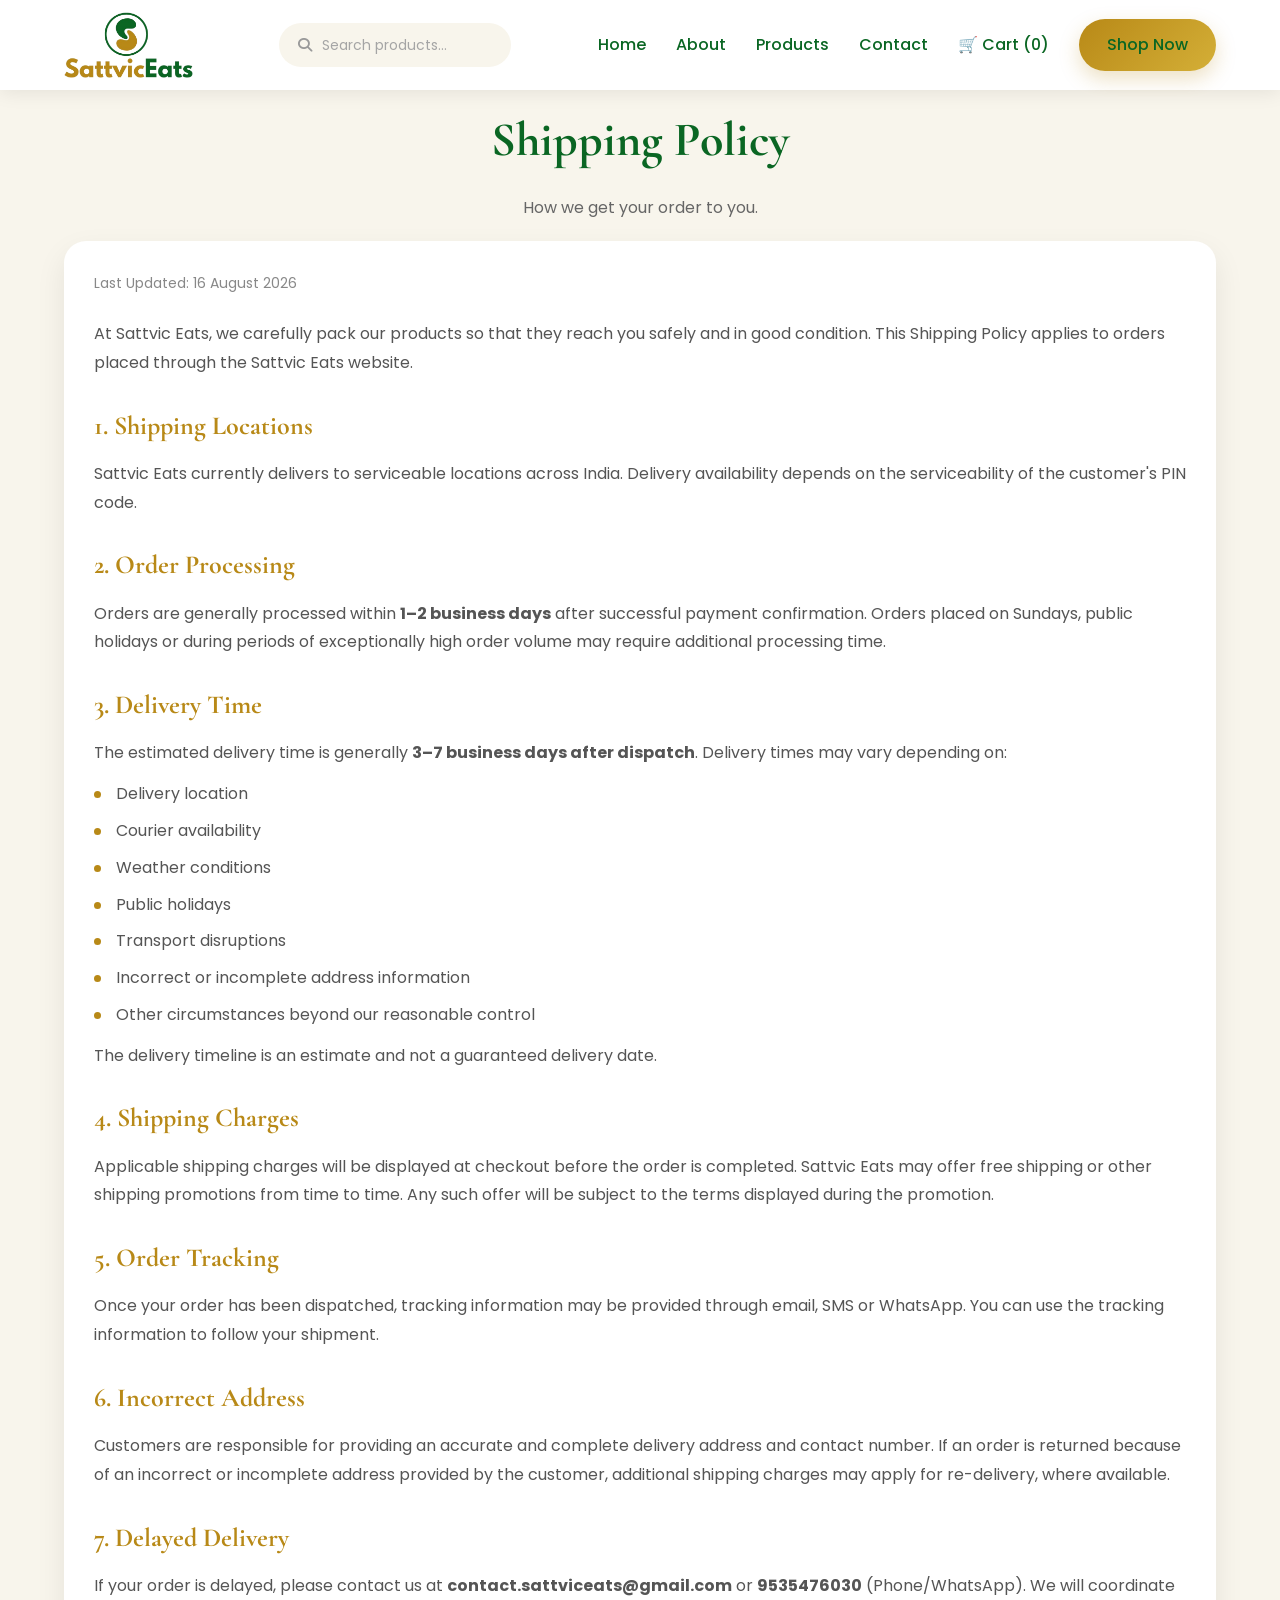
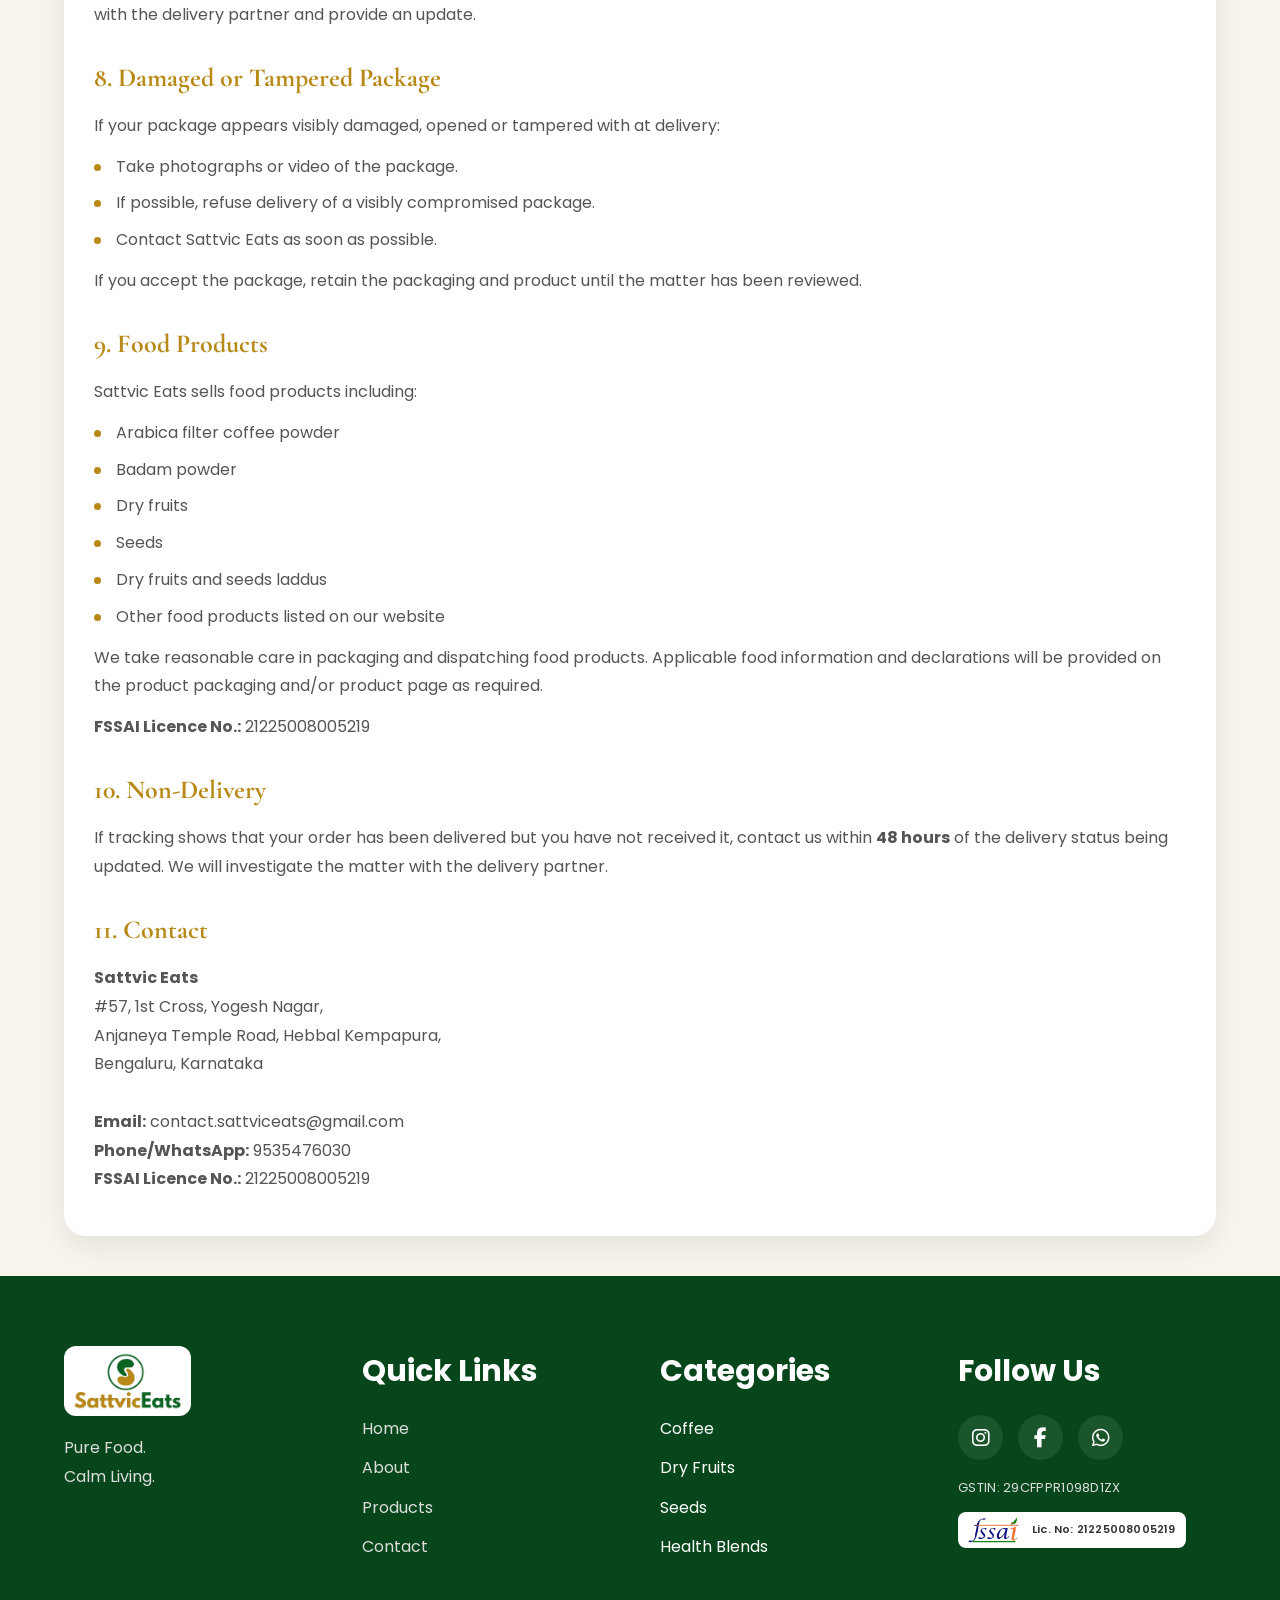
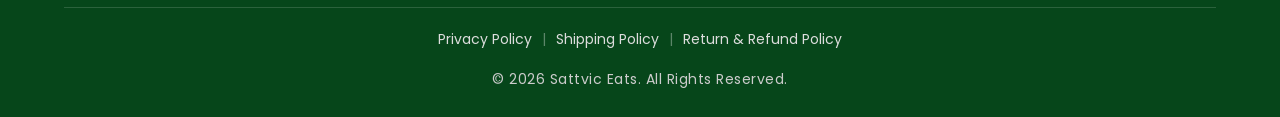
<file: shipping-policy.html>
<!DOCTYPE html>
<html lang="en">

<head>

<!-- Google site verification (HTML tag method) -->
<meta name="google-site-verification" content="OKVdb_C6L663BjEsxnF8uF3JjVi8u6wKsvpdk6Wcx6A" />

<!-- Google tag (gtag.js) -->
<script async src="https://www.googletagmanager.com/gtag/js?id=G-4TNS2BYMYF"></script>
<script>
  window.dataLayer = window.dataLayer || [];
  function gtag(){dataLayer.push(arguments);}
  gtag('js', new Date());

  gtag('config', 'G-4TNS2BYMYF');
</script>

<!-- Google Tag Manager -->
<script>(function(w,d,s,l,i){w[l]=w[l]||[];w[l].push({'gtm.start':
new Date().getTime(),event:'gtm.js'});var f=d.getElementsByTagName(s)[0],
j=d.createElement(s),dl=l!='dataLayer'?'&l='+l:'';j.async=true;j.src=
'https://www.googletagmanager.com/gtm.js?id='+i+dl;f.parentNode.insertBefore(j,f);
})(window,document,'script','dataLayer','GTM-MS6GQCCP');</script>
<!-- End Google Tag Manager -->


<meta charset="UTF-8">

<meta name="viewport" content="width=device-width, initial-scale=1.0">

<title>Shipping Policy | Sattvic Eats</title>

<link rel="stylesheet" href="css/style.css">

<link href="https://fonts.googleapis.com/css2?family=Poppins:wght@300;400;500;600;700&family=Cormorant+Garamond:wght@500;600;700&family=League+Spartan:wght@500;600;700&display=swap" rel="stylesheet">

<link rel="stylesheet" href="https://cdnjs.cloudflare.com/ajax/libs/font-awesome/6.5.1/css/all.min.css">

</head>

<body>

<!-- Google Tag Manager (noscript) -->
<noscript><iframe src="https://www.googletagmanager.com/ns.html?id=GTM-MS6GQCCP"
height="0" width="0" style="display:none;visibility:hidden"></iframe></noscript>
<!-- End Google Tag Manager (noscript) -->


<!-- ================= HEADER ================= -->

<header>

<div class="container navbar">

<a href="index.html" class="logo">
<img src="images/logo.png" alt="Sattvic Eats">
</a>

<div class="nav-search" id="nav-search">
<button type="button" class="nav-search-toggle" id="nav-search-toggle" aria-label="Open search"><i class="fas fa-search"></i></button>
<div class="nav-search-panel" id="nav-search-panel">
<form class="nav-search-form" id="nav-search-form" role="search">
<i class="fas fa-search nav-search-icon"></i>
<input type="text" id="nav-search-input" placeholder="Search products..." autocomplete="off">
<button type="button" class="nav-search-close" id="nav-search-close" aria-label="Close search"><i class="fas fa-times"></i></button>
</form>
<div class="nav-search-results" id="nav-search-results"></div>
</div>
</div>

<div class="menu-toggle" id="menu-toggle">
<i class="fas fa-bars"></i>
</div>

<ul class="nav-links" id="nav-links">

<li><a href="index.html">Home</a></li>

<li><a href="about.html">About</a></li>

<li><a href="products.html">Products</a></li>

<li><a href="contact.html">Contact</a></li>

<li>
<a href="cart.html">
🛒 Cart (<span id="cart-count">0</span>)
</a>
</li>

<li>
<a href="products.html" class="gold-btn">
Shop Now
</a>
</li>

</ul>

</div>

</header>

<!-- ================= SHIPPING POLICY ================= -->

<section class="section about-section">

<div class="container">

<div class="section-heading">

<h2>Shipping Policy</h2>

<p>How we get your order to you.</p>

</div>

<div class="glass-card policy-content">

<p class="policy-updated">Last Updated: 16 August 2026</p>

<p>
At Sattvic Eats, we carefully pack our products so that they reach you safely and in good condition. This Shipping Policy applies to orders placed through the Sattvic Eats website.
</p>

<h3>1. Shipping Locations</h3>

<p>
Sattvic Eats currently delivers to serviceable locations across India. Delivery availability depends on the serviceability of the customer's PIN code.
</p>

<h3>2. Order Processing</h3>

<p>
Orders are generally processed within <strong>1–2 business days</strong> after successful payment confirmation. Orders placed on Sundays, public holidays or during periods of exceptionally high order volume may require additional processing time.
</p>

<h3>3. Delivery Time</h3>

<p>
The estimated delivery time is generally <strong>3–7 business days after dispatch</strong>. Delivery times may vary depending on:
</p>

<ul>
<li>Delivery location</li>
<li>Courier availability</li>
<li>Weather conditions</li>
<li>Public holidays</li>
<li>Transport disruptions</li>
<li>Incorrect or incomplete address information</li>
<li>Other circumstances beyond our reasonable control</li>
</ul>

<p>The delivery timeline is an estimate and not a guaranteed delivery date.</p>

<h3>4. Shipping Charges</h3>

<p>
Applicable shipping charges will be displayed at checkout before the order is completed. Sattvic Eats may offer free shipping or other shipping promotions from time to time. Any such offer will be subject to the terms displayed during the promotion.
</p>

<h3>5. Order Tracking</h3>

<p>
Once your order has been dispatched, tracking information may be provided through email, SMS or WhatsApp. You can use the tracking information to follow your shipment.
</p>

<h3>6. Incorrect Address</h3>

<p>
Customers are responsible for providing an accurate and complete delivery address and contact number. If an order is returned because of an incorrect or incomplete address provided by the customer, additional shipping charges may apply for re-delivery, where available.
</p>

<h3>7. Delayed Delivery</h3>

<p>
If your order is delayed, please contact us at <strong>contact.sattviceats@gmail.com</strong> or <strong>9535476030</strong> (Phone/WhatsApp). We will coordinate with the delivery partner and provide an update.
</p>

<h3>8. Damaged or Tampered Package</h3>

<p>If your package appears visibly damaged, opened or tampered with at delivery:</p>

<ul>
<li>Take photographs or video of the package.</li>
<li>If possible, refuse delivery of a visibly compromised package.</li>
<li>Contact Sattvic Eats as soon as possible.</li>
</ul>

<p>If you accept the package, retain the packaging and product until the matter has been reviewed.</p>

<h3>9. Food Products</h3>

<p>Sattvic Eats sells food products including:</p>

<ul>
<li>Arabica filter coffee powder</li>
<li>Badam powder</li>
<li>Dry fruits</li>
<li>Seeds</li>
<li>Dry fruits and seeds laddus</li>
<li>Other food products listed on our website</li>
</ul>

<p>
We take reasonable care in packaging and dispatching food products. Applicable food information and declarations will be provided on the product packaging and/or product page as required.
</p>

<p><strong>FSSAI Licence No.:</strong> 21225008005219</p>

<h3>10. Non-Delivery</h3>

<p>
If tracking shows that your order has been delivered but you have not received it, contact us within <strong>48 hours</strong> of the delivery status being updated. We will investigate the matter with the delivery partner.
</p>

<h3>11. Contact</h3>

<p>
<strong>Sattvic Eats</strong><br>
#57, 1st Cross, Yogesh Nagar,<br>
Anjaneya Temple Road, Hebbal Kempapura,<br>
Bengaluru, Karnataka<br><br>
<strong>Email:</strong> contact.sattviceats@gmail.com<br>
<strong>Phone/WhatsApp:</strong> 9535476030<br>
<strong>FSSAI Licence No.:</strong> 21225008005219
</p>

</div>

</div>

</section>

<!-- ================= FOOTER ================= -->

<footer>

<div class="container">

<div class="footer-grid">

<div>

<div class="footer-brand">

<a href="#" class="footer-logo-link" onclick="window.scrollTo({top:0,behavior:'smooth'}); return false;">
<img src="images/logo.png" alt="Sattvic Eats">
</a>

</div>

<p>

Pure Food.<br>

Calm Living.

</p>

</div>

<div>

<h3>Quick Links</h3>

<ul>

<li><a href="index.html">Home</a></li>

<li><a href="about.html">About</a></li>

<li><a href="products.html">Products</a></li>

<li><a href="contact.html">Contact</a></li>

</ul>

</div>

<div>

<h3>Categories</h3>

<ul>

<li>Coffee</li>

<li>Dry Fruits</li>

<li>Seeds</li>

<li>Health Blends</li>

</ul>

</div>

<div>

<h3>Follow Us</h3>

<div class="social-icons">

<a href="https://www.instagram.com/sattviceats?igsh=YjdpbDJ5eXR1YnZq" target="_blank"><i class="fab fa-instagram"></i></a>

<a href="https://www.facebook.com/SattvicEats/" target="_blank"><i class="fab fa-facebook-f"></i></a>

<a href="https://wa.me/919535476030?text=Hi%20Sattvic%20Eats%2C%20I%20would%20like%20to%20place%20an%20order.%20Please%20help%20me%20with%20this." target="_blank"><i class="fab fa-whatsapp"></i></a>
</div>

<p class="footer-gst">GSTIN: 29CFPPR1098D1ZX</p>

<div class="footer-fssai">
<img src="images/fssai-logo.jpg" alt="FSSAI Logo">
<span>Lic. No: 21225008005219</span>
</div>

</div>

</div>

<hr>

<div class="footer-policy-links">
<a href="privacy-policy.html">Privacy Policy</a>
<span>|</span>
<a href="shipping-policy.html">Shipping Policy</a>
<span>|</span>
<a href="return-policy.html">Return &amp; Refund Policy</a>
</div>

<p class="copyright">

© 2026 Sattvic Eats.
All Rights Reserved.

</p>

</div>

</footer>

<!-- External JavaScript -->
<script src="js/products-data.js"></script>
<script src="js/script.js"></script>


<!-- ================= BACK TO TOP ================= -->

<button id="back-to-top" aria-label="Back to top">
<i class="fas fa-arrow-up"></i>
</button>

<!-- ================= FALLING LEAVES ================= -->

<div class="particle-layer" id="particleLayer"></div>
<script src="js/leaves-fall.js"></script>

</body>


</html>
</file>
<file: css/style.css>
/*==================================================
                 RESET & ROOT
==================================================*/

*{
    margin:0;
    padding:0;
    box-sizing:border-box;
}

html{
    scroll-behavior:smooth;
}

body{
    font-family:'Poppins',sans-serif;
    background:#F8F5EC;
    color:#222;
    line-height:1.7;
    overflow-x:hidden;
}

:root{

    --green:#0A6623;
    --green-dark:#06461A;

    --gold:#B88917;
    --gold-light:#D4AF37;

    --cream:#F8F5EC;
    --white:#ffffff;
    --black:#222;

    --shadow:0 12px 30px rgba(0,0,0,.08);

    --radius:22px;

}

/*==================================================
                 GLOBAL
==================================================*/

img{
    display:block;
    max-width:100%;
    height:auto;
}

a{
    text-decoration:none;
    color:inherit;
}

ul{
    list-style:none;
}

button{
    border:none;
    outline:none;
    cursor:pointer;
    font-family:'Poppins',sans-serif;
}

.container{
    width:90%;
    max-width:1250px;
    margin:auto;
}

.section{
    padding:40px 0;
}

.section-heading{
    text-align:center;
    margin-bottom:20px;
}

.section-heading h2{

    font-family:'Cormorant Garamond',serif;
    font-size:48px;
    color:var(--green);
    margin-bottom:12px;

}

.section-heading p{

    max-width:720px;
    margin:auto;
    color:#666;
    font-size:16px;

}

/*==================================================
               COMMON CARDS
==================================================*/

.glass-card{

    background:#fff;
    border-radius:22px;
    padding:30px;
    box-shadow:var(--shadow);

}

.policy-content h3{

    font-family:'Cormorant Garamond',serif;
    color:var(--gold);
    font-size:26px;
    margin:26px 0 12px;

}

.policy-content h3:first-child{
    margin-top:0;
}

.policy-content p{

    color:#555;
    line-height:1.8;
    margin-bottom:12px;

}

.policy-content ul{

    margin:0 0 12px;
    padding:0;

}

.policy-content ul li{

    color:#555;
    line-height:1.8;
    padding-left:22px;
    position:relative;
    margin-bottom:8px;

}

.policy-content ul li::before{

    content:"";
    position:absolute;
    left:0;
    top:11px;

    width:7px;
    height:7px;
    border-radius:50%;

    background:var(--gold);

}

.policy-content .policy-updated{

    color:#888;
    font-size:14px;
    margin-bottom:24px;

}

/*==================================================
                  HEADER
==================================================*/

header{

    position:fixed;
    top:0;
    left:0;
    width:100%;
    height:90px;

    background:rgba(255,255,255,.96);
    backdrop-filter:blur(12px);

    box-shadow:0 3px 18px rgba(0,0,0,.08);

    z-index:1000;

}

.navbar{

    height:100%;

    display:flex;
    justify-content:space-between;
    align-items:center;

}

/*==================================================
                    LOGO
==================================================*/

.logo{

    display:flex;
    align-items:center;

}

.logo img{

    height:70px;
    width:auto;
    transition:.3s;

}

.logo img:hover{

    transform:scale(1.05);

}

/*==================================================
                 NAVIGATION
==================================================*/

.nav-links{

    display:flex;
    align-items:center;
    gap:30px;

}

.nav-links li{

    list-style:none;

}

.nav-links a{

    color:var(--green);
    font-weight:500;
    transition:.3s;

    position:relative;

}

.nav-links a:hover{

    color:var(--gold);

}

.nav-links a.active{

    color:var(--gold);

}

/* underline animation */

.nav-links a::after{

    content:"";

    position:absolute;

    left:0;
    bottom:-6px;

    width:0;
    height:2px;

    background:var(--gold);

    transition:.35s;

}

.nav-links a:hover::after,
.nav-links a.active::after{

    width:100%;

}

/*==================================================
                SHOP NOW BUTTON
==================================================*/

.gold-btn{

    display:inline-flex;
    align-items:center;
    justify-content:center;

    padding:12px 28px;

    background:linear-gradient(135deg,var(--gold),var(--gold-light));

    color:#fff;

    border-radius:50px;

    font-weight:600;

    transition:.3s;

    box-shadow:0 8px 20px rgba(184,137,23,.25);

}

.gold-btn:hover{

    transform:translateY(-3px);

    box-shadow:0 12px 25px rgba(184,137,23,.35);

}

/*==================================================
                NAV SEARCH
==================================================*/

.nav-search{

    position:relative;
    display:flex;
    align-items:center;

}

/* Icon button that opens the search panel on mobile.
   Hidden on desktop, where the search bar sits inline. */

.nav-search-toggle{

    display:none;

    width:40px;
    height:40px;

    align-items:center;
    justify-content:center;

    border:none;
    background:var(--cream);
    color:var(--green);

    border-radius:50%;
    font-size:16px;

    cursor:pointer;
    transition:.25s;

}

.nav-search-toggle:hover{
    background:var(--gold-light);
    color:#fff;
}

/* Desktop: panel is just an inline wrapper, no styling of its own */

.nav-search-panel{

    display:flex;
    align-items:center;
    position:relative;

}

.nav-search-form{

    display:flex;
    align-items:center;
    position:relative;

    background:var(--cream);
    border-radius:50px;

    padding:0 18px;
    height:44px;

    border:1px solid transparent;
    transition:.3s;

}

.nav-search-form:focus-within{

    border-color:var(--gold-light);
    background:#fff;
    box-shadow:0 4px 14px rgba(0,0,0,.08);

}

.nav-search-icon{

    color:#9a9a9a;
    font-size:14px;
    margin-right:10px;
    flex-shrink:0;

}

.nav-search-form:focus-within .nav-search-icon{
    color:var(--gold);
}

#nav-search-input{

    border:none;
    background:transparent;
    outline:none;

    width:170px;

    font-family:inherit;
    font-size:14px;
    color:var(--black);

}

#nav-search-input::placeholder{
    color:#a5a5a5;
}

/* Close (×) button — only shown inside the mobile slide-down panel */

.nav-search-close{

    display:none;

    align-items:center;
    justify-content:center;

    width:26px;
    height:26px;

    border:none;
    background:transparent;
    color:#9a9a9a;

    font-size:15px;
    cursor:pointer;
    flex-shrink:0;

}

.nav-search-results{

    display:none;

    position:absolute;
    top:calc(100% + 10px);
    left:0;
    right:0;

    background:#fff;
    border-radius:14px;

    box-shadow:0 15px 35px rgba(0,0,0,.15);

    max-height:340px;
    overflow-y:auto;

    z-index:1100;

}

.nav-search-results.show{
    display:block;
}

.nav-search-item{

    display:flex;
    align-items:center;
    gap:12px;

    padding:10px 14px;

    color:var(--black);

}

.nav-search-item:hover{

    background:var(--cream);

}

.nav-search-item img{

    width:42px;
    height:42px;
    object-fit:cover;
    border-radius:8px;
    flex-shrink:0;

}

.nsi-name{

    display:block;
    font-weight:500;
    font-size:14px;

}

.nsi-category{

    display:block;
    font-size:12px;
    color:#888;

}

.nav-search-empty{

    padding:14px;
    font-size:14px;
    color:#888;
    text-align:center;

}

.no-search-results{

    margin-top:18px;
    text-align:center;
    color:#666;

}

/*==================================================
                MOBILE MENU
==================================================*/

.menu-toggle{

    display:none;

    font-size:30px;

    color:var(--green);

    cursor:pointer;

}

/*==================================================
                    HERO
==================================================*/

.hero{

    margin-top:0;
    width:100%;
    height:90vh;
    min-height:650px;
    position:relative;
    overflow:hidden;

}

.products-banner,
.about-section,
.cart-page,
.contact-section{

    margin-top:60px;

}

.products-banner{

    padding-bottom:10px;

}

.hero-slider{

    width:100%;
    height:100%;
    position:relative;

}

.slide{

    position:absolute;
    inset:0;

    opacity:0;
    visibility:hidden;

    transition:opacity .8s ease;

}

.slide.active{

    opacity:1;
    visibility:visible;
    z-index:2;

}

.slide img,
.hero-video{

    width:100%;
    height:100%;

    object-fit:cover;
    object-position:center;

    display:block;

}

.slide-caption{

    position:absolute;
    inset:0;

    display:flex;
    flex-direction:column;
    align-items:flex-start;
    justify-content:center;
    text-align:left;

    padding:40px 60px;

    background:linear-gradient(90deg, rgba(0,0,0,.55) 0%, rgba(0,0,0,.25) 55%, rgba(0,0,0,0) 80%);

}

.slide-caption-inner{

    max-width:560px;

    background:rgba(0,0,0,.38);
    backdrop-filter:blur(3px);
    -webkit-backdrop-filter:blur(3px);

    padding:26px 32px;
    border-radius:18px;

    border-left:4px solid var(--gold);

}

.slide-caption h2{

    font-family:'Cormorant Garamond',serif;
    font-weight:700;
    color:#fff;

    font-size:46px;
    line-height:1.2;

    margin-bottom:14px;

    text-shadow:0 3px 14px rgba(0,0,0,.7);

}

.slide-caption p{

    font-family:'Poppins',sans-serif;
    font-weight:500;
    color:#F8F1DE;

    font-size:17px;
    line-height:1.6;

    text-shadow:0 2px 10px rgba(0,0,0,.7);

}

@media (max-width:768px){

    .slide-caption{
        padding:20px 24px;
        align-items:center;
        text-align:center;
    }

    .slide-caption-inner{
        max-width:90%;
        padding:18px 20px;
        border-left:none;
        border-top:3px solid var(--gold);
    }

    .slide-caption h2{
        font-size:26px;
        margin-bottom:8px;
    }

    .slide-caption p{
        font-size:14px;
    }

}

@media (max-width:480px){

    .slide-caption-inner{
        padding:14px 16px;
    }

    .slide-caption h2{
        font-size:20px;
    }

    .slide-caption p{
        font-size:12px;
    }

}

.hero-video{

    pointer-events:none;

}

/* Shop Now button on banner slides */
.slide-shop-btn{

    display:inline-block;
    margin-top:18px;

    padding:12px 30px;

    background:var(--gold);
    color:#fff;

    font-family:'Poppins',sans-serif;
    font-weight:600;
    font-size:15px;
    letter-spacing:.3px;

    text-decoration:none;
    border-radius:30px;

    transition:background .3s ease, transform .3s ease;

}

.slide-shop-btn:hover{

    background:var(--gold-light);
    transform:translateY(-2px);

}

/* Hero slider dots */
.hero-dots{

    position:absolute;
    left:0;
    right:0;
    bottom:20px;

    display:flex;
    justify-content:center;
    gap:10px;

    z-index:5;

}

.hero-dot{

    width:11px;
    height:11px;
    border-radius:50%;

    background:rgba(255,255,255,.5);
    border:1px solid rgba(255,255,255,.8);

    cursor:pointer;
    transition:background .3s ease, transform .3s ease;

}

.hero-dot.active{

    background:var(--gold);
    border-color:var(--gold);
    transform:scale(1.15);

}

/* Hero slider arrows */
.hero-arrow{

    position:absolute;
    top:50%;
    transform:translateY(-50%);

    width:42px;
    height:42px;

    display:flex;
    align-items:center;
    justify-content:center;

    background:rgba(0,0,0,.35);
    color:#fff;

    border:none;
    border-radius:50%;

    font-size:16px;
    cursor:pointer;

    z-index:5;

    transition:background .3s ease;

}

.hero-arrow:hover{
    background:var(--gold);
}

.hero-arrow-prev{ left:18px; }
.hero-arrow-next{ right:18px; }

@media (max-width:768px){

    .hero-arrow{
        width:34px;
        height:34px;
        font-size:13px;
    }

    .hero-dots{
        bottom:12px;
    }

    .slide-shop-btn{
        margin-top:12px;
        padding:9px 22px;
        font-size:13px;
    }

}

/*==================================================
       SEARCH STRIP (between header and banner)
==================================================*/

.hero-search-strip{

    margin-top:90px;
    width:100%;

    background:var(--cream);
    border-bottom:1px solid rgba(0,0,0,.06);

    display:flex;
    justify-content:center;
    align-items:center;

    padding:14px 20px;

    position:relative;
    z-index:10;

}

.hero-search{

    width:100%;
    max-width:460px;
    position:relative;

}

.hero-search .hero-search-form{

    display:flex;
    align-items:center;

    background:#fff;
    border-radius:50px;

    padding:0 20px;
    height:50px;

    border:1px solid rgba(0,0,0,.08);
    box-shadow:0 4px 14px rgba(0,0,0,.06);

    transition:.3s;

}

.hero-search .hero-search-form:focus-within{

    border-color:var(--gold-light);
    box-shadow:0 6px 18px rgba(0,0,0,.1);

}

.hero-search .nav-search-icon{

    color:var(--gold);
    font-size:15px;
    margin-right:12px;
    flex-shrink:0;

}

.hero-search #nav-search-input{

    flex:1;
    width:auto;
    min-width:0;

    border:none;
    background:transparent;
    outline:none;

    font-family:inherit;
    font-size:15px;
    color:var(--black);

}

.hero-search #nav-search-input::placeholder{
    color:#8a8a8a;
}

.hero-search .nav-search-results{

    top:calc(100% + 12px);

}

@media (max-width:768px){

    .hero-search-strip{
        margin-top:75px;
        padding:10px 16px;
    }

    .hero-search .hero-search-form{
        height:44px;
        padding:0 16px;
    }

    .hero-search #nav-search-input{
        font-size:13px;
    }

}


/* Optional dark overlay */

.hero::before{

    content:"";

    position:absolute;

    inset:0;

    background:rgba(0,0,0,.18);

    z-index:3;

    pointer-events:none;

}

/*==================================================
                    BUTTONS
==================================================*/

.outline-btn{

    display:inline-flex;
    justify-content:center;
    align-items:center;

    padding:12px 28px;

    border:2px solid var(--green);

    color:var(--green);

    border-radius:50px;

    font-weight:600;

    transition:.35s;

}

.outline-btn:hover{

    background:var(--green);
    color:#fff;

}

/*==================================================
                SHOP BY CATEGORY
==================================================*/

.category-grid{

    display:grid;
    grid-template-columns:repeat(2,1fr);
    gap:24px;
    max-width:720px;
    margin:0 auto;

}

.category-card{

    background:#fff;

    border-radius:var(--radius);

    overflow:hidden;

    box-shadow:var(--shadow);

    transition:.35s;

}

.category-card:hover{

    transform:translateY(-8px);

}

.category-card img{

    width:100%;
    height:190px;

    object-fit:cover;
    object-position:center;

}

.category-content{

    padding:18px;

    text-align:center;

}

.category-content h3{

    font-family:'League Spartan',sans-serif;

    font-size:28px;

    margin-bottom:10px;

}

.category-content p{

    color:#666;
    font-size:15px;

}

/*==================================================
                  PRODUCTS
==================================================*/

.products-grid{

    display:grid;
    grid-template-columns:repeat(3,1fr);
    gap:35px;

}

/* Homepage "Our Best Sellers" — always a snug 2x2 grid */

.best-sellers-section .products-grid{

    grid-template-columns:repeat(2,1fr);
    gap:25px;
    max-width:760px;
    margin:0 auto;

}

.best-sellers-section .product-info{
    padding:20px;
}

.best-sellers-section .product-info h3{
    font-size:18px;
}

.best-sellers-section .product-info p{
    font-size:13px;
    margin:6px 0 10px;
}

.best-sellers-section .price{
    font-size:18px;
    margin-bottom:10px;
}

.best-sellers-section .product-info .gold-btn{
    padding:12px 20px;
    font-size:14px;
}

.product-card{

    background:#fff;

    border-radius:var(--radius);

    overflow:hidden;

    box-shadow:var(--shadow);

    transition:.35s;

    cursor:pointer;

    display:flex;
    flex-direction:column;
    height:100%;

}

.product-card:hover{

    transform:translateY(-8px);

}

.product-image{

    display:block;
    overflow:hidden;
    cursor:pointer;

}

.product-image img{

    width:100%;
    height:280px;

    object-fit:cover;

    transition:.5s;

}

.product-card:hover .product-image img{

    transform:scale(1.08);

}

.product-info{

    padding:18px;

    display:flex;
    flex-direction:column;
    flex:1;

}

.product-info .gold-btn{

    margin-top:auto;

}

.product-tag{

    display:inline-block;

    background:var(--green);

    color:#fff;

    padding:5px 12px;

    border-radius:50px;

    font-size:12px;

    margin-bottom:10px;

}

.product-info h3{

    font-family:'League Spartan',sans-serif;

    font-size:22px;

    margin-bottom:8px;

}

.product-info p{

    color:#666;

    margin-bottom:12px;

}

.price{

    color:var(--gold);

    font-size:22px;

    font-weight:700;

    margin-bottom:12px;

}

.center-btn{

    text-align:center;

    margin-top:50px;

}

/*==================================================
              WHY SATTVIC EATS
==================================================*/

.light{
    background:#FCFAF4;
}

.benefits-grid{
    display:flex;
    flex-direction:column;
    gap:30px;
}

.benefits-row{
    display:grid;
    grid-template-columns:repeat(4,1fr);
    gap:30px;
}

.benefit-card{

    background:#fff;

    border-radius:var(--radius);

    padding:22px;

    text-align:center;

    box-shadow:var(--shadow);

    transition:.35s;

}

.benefit-card:hover{

    transform:translateY(-8px);

}

.benefit-icon{

    font-size:38px;

    margin-bottom:14px;

}

.benefit-card h3{

    font-size:22px;

    margin-bottom:8px;

}

.benefit-card p{

    color:#666;

}

/*==================================================
                OUR PROMISE
==================================================*/

.promise-grid{

    display:grid;
    grid-template-columns:repeat(4,1fr);
    gap:30px;

}

.promise-card{

    background:#fff;

    border-radius:var(--radius);

    padding:35px;

    text-align:center;

    box-shadow:var(--shadow);

    transition:.35s;

}

.promise-card:hover{

    transform:translateY(-8px);

}

.promise-card i{

    font-size:45px;

    color:var(--gold);

    margin-bottom:20px;

}

.promise-card h3{

    font-size:28px;

    margin-bottom:12px;

}

.promise-card p{

    color:#666;

}

/*==================================================
              TESTIMONIALS
==================================================*/

.testimonial-grid{

    display:grid;
    grid-template-columns:repeat(2,1fr);
    gap:22px;
    max-width:900px;
    margin:0 auto;

}

.testimonial-card{

    background:#fff;

    border-radius:var(--radius);

    padding:24px 28px;

    box-shadow:var(--shadow);

    transition:.35s;

}

.testimonial-card:hover{

    transform:translateY(-8px);

}

.stars{

    color:#FFD700;

    font-size:18px;

    margin-bottom:10px;

}

.testimonial-card p{

    color:#555;

    margin-bottom:14px;

}

.testimonial-card h4{

    color:var(--green);

    font-size:22px;

}

.testimonial-card span{

    color:#888;

    font-size:14px;

}

/*==================================================
              NEWSLETTER
==================================================*/

.newsletter{

    padding:90px 0;

    background:linear-gradient(135deg,var(--green),var(--green-dark));

}

.newsletter-box{

    max-width:850px;

    margin:auto;

    text-align:center;

    color:#fff;

}

.newsletter-box h2{

    color:#fff;

    font-size:46px;

    margin-bottom:15px;

}

.newsletter-box p{

    margin-bottom:30px;

}

.newsletter-form{

    display:flex;

    justify-content:center;

    gap:15px;

    flex-wrap:wrap;

}

.newsletter-form input{

    width:420px;

    max-width:100%;

    padding:16px 20px;

    border:none;

    border-radius:50px;

    font-size:15px;

}

/*==================================================
                   CTA
==================================================*/

.cta-section{

    padding:90px 0;

}

.cta-box{

    background:linear-gradient(135deg,#ffffff,#F8F5EC);

    border-radius:30px;

    padding:60px;

    text-align:center;

    box-shadow:var(--shadow);

}

.cta-box h2{

    font-size:48px;

    margin-bottom:15px;

}

.cta-box p{

    max-width:700px;

    margin:0 auto 30px;

    color:#666;

}

/*==================================================
                    FOOTER
==================================================*/

footer{

    background:var(--green-dark);

    color:#fff;

    padding:70px 0 25px;

}

.footer-grid{

    display:grid;

    grid-template-columns:repeat(4,1fr);

    gap:40px;
    align-items:start;
    align-items:start;
}

.footer-grid h3{

    color:#fff;

    font-size:30px;

    margin-bottom:18px;

}

.footer-brand{

    display:flex;
    align-items:center;
    gap:12px;
    margin-bottom:18px;

}

.footer-brand img{

    height:58px;
    width:auto;
    display:block;

}

.footer-logo-link{

    display:inline-flex;
    align-items:center;
    justify-content:center;

    background:#fff;
    padding:6px 10px;
    border-radius:12px;

    cursor:pointer;
    transition:.3s;

}

.footer-logo-link:hover{

    transform:translateY(-3px);

}

.footer-brand h3{

    margin-bottom:0;

}

.footer-grid p{

    color:#ddd;

    line-height:1.8;

}

.footer-grid ul{

    padding:0;

}

.footer-grid ul li{

    margin-bottom:12px;

}

.footer-grid ul li a{

    color:#ddd;

    transition:.3s;

}

.footer-grid ul li a:hover{

    color:var(--gold-light);

    padding-left:6px;

}

.social-icons{

    display:flex;

    gap:15px;

    margin-top:15px;

}

.social-icons a{

    width:45px;

    height:45px;

    border-radius:50%;

    background:rgba(255,255,255,.08);

    display:flex;

    justify-content:center;

    align-items:center;

    color:#fff;

    font-size:20px;

    transition:.35s;

}

.social-icons a:hover{

    background:var(--gold);

    transform:translateY(-5px);

}

.footer-gst{

    margin-top:16px;
    font-size:13px;
    color:rgba(255,255,255,.75);
    letter-spacing:.3px;

}

.footer-fssai{

    display:inline-flex;
    align-items:center;

    margin-top:12px;

    background:#fff;
    padding:5px 10px;
    border-radius:8px;

}

.footer-fssai img{

    height:26px;
    width:auto;
    display:block;

}

.footer-fssai span{

    margin-left:8px;
    font-size:11px;
    font-weight:600;
    color:#333;
    letter-spacing:.2px;
    white-space:nowrap;

}

footer hr{

    border:none;

    border-top:1px solid rgba(255,255,255,.15);

    margin:35px 0 20px;

}

.footer-policy-links{

    display:flex;
    flex-wrap:wrap;
    justify-content:center;
    align-items:center;
    gap:10px;

    margin-bottom:16px;

    font-size:14px;

}

.footer-policy-links a{

    color:#ddd;
    transition:.3s;

}

.footer-policy-links a:hover{

    color:var(--gold-light);

}

.footer-policy-links span{

    color:rgba(255,255,255,.35);

}

.copyright{

    text-align:center;

    color:#ccc;

    font-size:14px;

    letter-spacing:.5px;

}

/*==================================================
                    CART
==================================================*/

#cart-container{

    display:flex;
    flex-direction:column;
    gap:25px;

}

.cart-item{

    display:flex;
    align-items:center;
    justify-content:space-between;
    gap:25px;

    background:#fff;

    border-radius:20px;

    padding:20px 25px;

    box-shadow:var(--shadow);

}

.cart-image{

    width:120px;
    height:120px;

    object-fit:cover;

    border-radius:15px;

    flex-shrink:0;

}

.cart-details{

    flex:1;

}

.cart-details h3{

    font-size:28px;

    color:var(--green);

    margin-bottom:10px;

}

.cart-details p{

    font-size:18px;

    color:#666;

    margin-bottom:18px;

}

.qty-box{

    display:inline-flex;

    align-items:center;

    gap:15px;

}

.qty-box button{

    width:40px;
    height:40px;

    border-radius:50%;

    background:var(--green);

    color:#fff;

    font-size:20px;

    transition:.3s;

}

.qty-box button:hover{

    background:var(--gold);

}

.qty-box span{

    font-size:20px;

    font-weight:600;

    min-width:20px;

    text-align:center;

}

.remove-btn{

    padding:12px 20px;

    border-radius:40px;

    background:#e74c3c;

    color:#fff;

    font-size:15px;

    font-weight:600;

    transition:.3s;

}

.remove-btn:hover{

    background:#c0392b;

}

#cart-total{

    color:var(--gold);

    font-size:32px;

    font-weight:700;

}

.glass-card{

    background:#fff;

    border-radius:22px;

    padding:30px;

    box-shadow:var(--shadow);

}

/*==================================================
                ABOUT PAGE
==================================================*/

.about-banner{

    background:linear-gradient(135deg,#FCFAF4,#F8F5EC);

}

.about-grid{

    display:grid;
    grid-template-columns:1fr 1fr;
    gap:60px;
    align-items:center;

}

.about-image img{

    width:100%;
    border-radius:25px;
    box-shadow:var(--shadow);

}

.about-content h2{

    font-family:'Cormorant Garamond',serif;
    font-size:48px;
    color:var(--green);
    margin-bottom:20px;

}

.about-content p{

    color:#555;
    margin-bottom:18px;

}

.about-features{

    display:grid;
    grid-template-columns:repeat(2,1fr);
    gap:20px;
    margin-top:35px;

}

.feature-box{

    background:#fff;
    padding:25px;
    border-radius:20px;
    text-align:center;
    box-shadow:var(--shadow);

}

.feature-box i{

    font-size:40px;
    color:var(--gold);
    margin-bottom:15px;

}

.feature-box h4{

    color:var(--green);
    margin-bottom:8px;

}

/*==================================================
               CONTACT PAGE
==================================================*/

.contact-grid{

    display:grid;
    grid-template-columns:1fr 1fr;
    gap:50px;

}

.contact-info{

    display:flex;
    flex-direction:column;
    gap:25px;

}

.contact-card{

    background:#fff;
    border-radius:20px;
    padding:25px;
    box-shadow:var(--shadow);

    display:flex;
    align-items:center;
    gap:20px;

}

.contact-card i{

    width:60px;
    height:60px;

    border-radius:50%;

    background:var(--green);

    color:#fff;

    display:flex;
    justify-content:center;
    align-items:center;

    font-size:24px;

}

.contact-card h3{

    color:var(--green);
    margin-bottom:5px;

}

.contact-form{

    background:#fff;
    padding:35px;
    border-radius:25px;
    box-shadow:var(--shadow);

}

.contact-form input,
.contact-form textarea{

    width:100%;
    padding:16px 18px;

    border:1px solid #ddd;

    border-radius:12px;

    margin-bottom:18px;

    font-size:15px;

    font-family:'Poppins',sans-serif;

}

.contact-form textarea{

    resize:none;
    min-height:160px;

}

.contact-form input:focus,
.contact-form textarea:focus{

    outline:none;
    border-color:var(--gold);

}

/*==================================================
                COMMON ANIMATIONS
==================================================*/

@keyframes fadeUp{

    from{

        opacity:0;
        transform:translateY(40px);

    }

    to{

        opacity:1;
        transform:translateY(0);

    }

}

@keyframes zoomIn{

    from{

        opacity:0;
        transform:scale(.9);

    }

    to{

        opacity:1;
        transform:scale(1);

    }

}

.fade-up{

    animation:fadeUp .8s ease both;

}

.zoom-in{

    animation:zoomIn .8s ease both;

}

.gold-btn,
.outline-btn,
.product-card,
.category-card,
.benefit-card,
.promise-card,
.testimonial-card,
.feature-box,
.contact-card,
.cart-item{

    transition:.35s;

}

/*==================================================
            TABLET RESPONSIVE
==================================================*/

@media (max-width:992px){

.container{
    width:92%;
}

.section{
    padding:35px 0;
}

.section-heading h2{
    font-size:40px;
}

.hero{
    min-height:550px;
    height:70vh;
}

.category-grid,
.products-grid,
.promise-grid,
.testimonial-grid{
    grid-template-columns:repeat(2,1fr);
}

.benefits-row{
    grid-template-columns:1fr;
}

.about-grid,
.contact-grid{
    grid-template-columns:1fr;
}

.footer-grid{
    grid-template-columns:repeat(2,1fr);
    align-items:start;
}

}

/*==================================================
            MOBILE RESPONSIVE
==================================================*/

@media (max-width:768px){

/* ---------- Header ---------- */

header{
    height:75px;
}

.navbar{
    height:75px;
}

.logo img{
    height:55px;
}

.menu-toggle{
    display:block;
    font-size:28px;
}

.nav-links{

    position:fixed;

    top:75px;
    left:-100%;

    width:100%;

    background:#fff;

    display:flex;
    flex-direction:column;

    gap:20px;

    padding:35px 0;

    transition:.35s;

    box-shadow:0 15px 30px rgba(0,0,0,.08);

}

.nav-links.active{
    left:0;
}

/* ---------- Nav search ---------- */

.navbar{
    justify-content:flex-start;
}

.nav-search{
    margin-left:auto;
}

/* Pages with no nav-search in the header (e.g. index.html, where the
   search bar now lives on the hero banner instead) — push the
   hamburger itself to the right edge so it doesn't sit next to the logo. */
.logo + .menu-toggle{
    margin-left:auto;
}

.menu-toggle{
    margin-left:14px;
}

.nav-search-toggle{
    display:flex;
}

.nav-search-panel{

    position:fixed;
    top:75px;
    left:0;
    right:0;

    display:none;

    background:#fff;
    padding:14px 16px;

    box-shadow:0 12px 25px rgba(0,0,0,.12);

    z-index:1050;

}

.nav-search.active .nav-search-panel{
    display:block;
}

.nav-search-form{

    width:100%;
    height:48px;
    padding:0 8px 0 16px;

}

#nav-search-input{
    flex:1;
    width:auto;
    min-width:0;
}

.nav-search-close{
    display:flex;
}

.nav-search-results{

    position:static;
    margin-top:10px;

    box-shadow:none;
    border:1px solid #eee;

}

/* ---------- Hero ---------- */

.hero{

    margin-top:0;

    height:50vh;
    min-height:340px;

}

.products-banner,
.about-section,
.cart-page,
.pdp-section{

    margin-top:75px;

}

.hero-slider,
.slide{

    width:100%;
    height:100%;

}

.slide img,
.hero-video{

    width:100%;
    height:100%;

    object-fit:cover;
    object-position:center;

}

/* ---------- Typography ---------- */

.section{
    padding:28px 0;
}

.section-heading{
    margin-bottom:20px;
}

.section-heading h2{
    font-size:34px;
}

.section-heading p{
    font-size:15px;
}

/* ---------- Grids ---------- */

.category-grid,
.products-grid,
.promise-grid{

    grid-template-columns:repeat(2,1fr);

    gap:18px;

}

.testimonial-grid,
.benefits-row{

    grid-template-columns:repeat(2,1fr);
    gap:14px;

}

/* ---------- Testimonials ---------- */

.stars{
    font-size:14px;
    margin-bottom:6px;
}

.testimonial-card p{

    font-size:13px;
    line-height:1.5;
    margin-bottom:10px;

    display:-webkit-box;
    -webkit-line-clamp:4;
    -webkit-box-orient:vertical;
    overflow:hidden;

}

.testimonial-card h4{
    font-size:16px;
    margin-bottom:2px;
}

.testimonial-card span{
    font-size:11px;
}

.footer-grid{

    grid-template-columns:repeat(2,1fr);
    align-items:start;

}

/* ---------- Images ---------- */

.category-card img{
    height:170px;
}

.product-image img{
    height:180px;
}

/* ---------- Cards ---------- */

.category-content,
.product-info,
.promise-card,
.benefit-card,
.testimonial-card,
.feature-box{

    padding:18px;

}

.product-info h3{
    font-size:20px;
}

.price{
    font-size:22px;
}

.cta-box{
    padding:35px 25px;
}

.cta-box h2{
    font-size:34px;
}

.newsletter-box h2{
    font-size:34px;
}

.newsletter-form{
    flex-direction:column;
}

.newsletter-form input{
    width:100%;
}

/* ---------- Cart ---------- */

.cart-item{

    flex-direction:column;

    text-align:center;

    padding:16px;
    gap:12px;

}

.cart-image{

    width:90px;
    height:90px;

}

.cart-details h3{
    font-size:18px;
    margin-bottom:4px;
}

.cart-details p{
    font-size:14px;
    margin-bottom:10px;
}

.qty-box{

    justify-content:center;

}

.qty-box button{
    width:32px;
    height:32px;
    font-size:16px;
}

.qty-box span{
    font-size:16px;
}

.remove-btn{

    width:auto;
    padding:8px 22px;
    font-size:13px;

}

/* ---------- Footer ---------- */

footer{
    padding:32px 0 16px;
}

.footer-grid{

    grid-template-columns:repeat(2,1fr);
    gap:22px 16px;
    margin-bottom:18px;
    align-items:start;

}

.footer-grid h3{
    font-size:18px;
    margin-bottom:8px;
}

.footer-brand img{
    height:46px;
}

.footer-grid p{
    font-size:13px;
    line-height:1.5;
}

.footer-grid ul li{
    margin-bottom:6px;
    font-size:13px;
}

.social-icons{

    justify-content:flex-start;

}

.social-icons a{
    width:36px;
    height:36px;
    font-size:15px;
}

footer hr{
    margin:14px 0 10px;
}

.copyright{
    font-size:11px;
}

/* ---------- About & Contact (missed in earlier collapse) ---------- */

.about-features{
    grid-template-columns:1fr;
}

.contact-card{
    text-align:left;
}

}

/*==================================================
        SMALL MOBILE RESPONSIVE (phones < 480px)
==================================================*/

@media (max-width:480px){

.section{
    padding:20px 0;
}

.footer-fssai{
    flex-wrap:wrap;
    max-width:200px;
}

.footer-fssai span{
    white-space:normal;
    margin-left:0;
    margin-top:4px;
    width:100%;
}

.section-heading h2{
    font-size:28px;
}

.hero{
    height:42vh;
    min-height:300px;
}

.category-grid,
.products-grid,
.promise-grid{
    grid-template-columns:repeat(2,1fr);
    gap:14px;
}

.testimonial-grid{
    gap:10px;
}

.testimonial-card{
    padding:14px;
}

.testimonial-card p{
    font-size:12px;
    -webkit-line-clamp:3;
}

.testimonial-card h4{
    font-size:15px;
}

.cta-box{
    padding:30px 20px;
}

.cta-box h2{
    font-size:26px;
}

.newsletter-box h2{
    font-size:26px;
}

.footer-grid h3{
    font-size:20px;
}

.contact-card{
    flex-direction:column;
    text-align:center;
    gap:12px;
}

/* ---------- Shop by Category cards ---------- */

.category-card img{
    height:120px;
}

.category-content{
    padding:12px 10px;
}

.category-content h3{
    font-size:16px;
    line-height:1.25;
    margin-bottom:5px;
}

.category-content p{
    font-size:11px;
    line-height:1.4;
}

/* ---------- Product cards ---------- */

.product-image img{
    height:120px;
}

.product-info{
    padding:12px 10px;
}

.product-tag{
    font-size:10px;
    padding:4px 9px;
    margin-bottom:6px;
}

.product-info h3{
    font-size:15px;
    line-height:1.25;
    margin-bottom:5px;
}

.product-info p{
    font-size:11px;
    line-height:1.4;
    margin-bottom:8px;
}

.price{
    font-size:16px;
    margin-bottom:8px;
}

/* ---------- Why Sattvic Eats (promise cards) ---------- */

.promise-card{
    padding:18px 10px;
}

.promise-card i{
    font-size:26px;
    margin-bottom:10px;
}

.promise-card h3{
    font-size:15px;
    line-height:1.25;
    margin-bottom:5px;
}

.promise-card p{
    font-size:11px;
    line-height:1.4;
}

/* ---------- Benefits cards ---------- */

.benefit-card{
    padding:16px 10px;
}

.benefit-icon{
    font-size:24px;
    margin-bottom:8px;
}

.benefit-card h3{
    font-size:15px;
    line-height:1.25;
    margin-bottom:5px;
}

.benefit-card p{
    font-size:11px;
    line-height:1.4;
}

/* ---------- Buttons inside cards ---------- */

.category-grid .gold-btn,
.products-grid .gold-btn,
.product-info .gold-btn{
    padding:9px 14px;
    font-size:12px;
    width:100%;
}

}
/*==================================================
              PRODUCT DETAIL PAGE (PDP)
==================================================*/

.pdp-section{
    margin-top:90px;
}

.pdp-grid{
    display:grid;
    grid-template-columns:1fr 1fr;
    gap:60px;
    align-items:start;
}

.pdp-media img{
    width:100%;
    border-radius:var(--radius);
    box-shadow:var(--shadow);
    object-fit:cover;
    max-height:560px;
}

.pdp-breadcrumb{
    font-size:14px;
    color:#888;
    margin-bottom:14px;
}

.pdp-breadcrumb a{
    color:var(--green);
    font-weight:600;
}

.pdp-info h1{
    font-family:'Cormorant Garamond',serif;
    font-size:42px;
    color:var(--green-dark);
    line-height:1.15;
    margin-bottom:8px;
}

.pdp-tagline{
    font-style:italic;
    color:#777;
    margin-bottom:16px;
}

.pdp-tags{
    display:flex;
    flex-wrap:wrap;
    gap:8px;
    margin-bottom:18px;
}

.pdp-tag{
    background:rgba(184,137,23,.12);
    color:var(--gold);
    border:1px solid rgba(184,137,23,.35);
    padding:5px 14px;
    border-radius:50px;
    font-size:12px;
    font-weight:600;
    letter-spacing:.5px;
}

.pdp-price-row{
    display:flex;
    align-items:baseline;
    gap:10px;
    margin-bottom:18px;
}

.pdp-price{
    font-size:32px;
    font-weight:700;
    color:var(--gold);
}

.pdp-unit{
    color:#888;
    font-size:14px;
}

.pdp-desc{
    color:#555;
    margin-bottom:22px;
    max-width:520px;
}

/* Variant selector (used for Coffee roast blends) */

.pdp-variants{
    background:var(--cream);
    border-radius:16px;
    padding:18px 20px;
    margin-bottom:22px;
}

.pdp-variant-label{
    font-weight:600;
    color:var(--green-dark);
    margin-bottom:10px;
    font-size:14px;
    text-transform:uppercase;
    letter-spacing:.5px;
}

.pdp-variant-options{
    display:flex;
    gap:10px;
    flex-wrap:wrap;
    margin-bottom:10px;
}

.variant-pill{
    padding:9px 20px;
    border-radius:50px;
    border:2px solid var(--green);
    background:transparent;
    color:var(--green);
    font-weight:600;
    font-size:14px;
    transition:.25s;
}

.variant-pill.active,
.variant-pill:hover{
    background:var(--green);
    color:#fff;
}

.pdp-variant-ratio{
    font-size:14px;
    color:#666;
}

/* Quantity stepper */

.pdp-qty-row{
    display:flex;
    align-items:center;
    gap:18px;
    margin-bottom:24px;
    font-weight:600;
    color:var(--green-dark);
}

.qty-stepper{
    display:flex;
    align-items:center;
    border:2px solid var(--gold);
    border-radius:50px;
    overflow:hidden;
}

.qty-stepper button{
    background:transparent;
    width:38px;
    height:38px;
    font-size:18px;
    color:var(--gold);
    font-weight:700;
}

.qty-stepper button:hover{
    background:rgba(184,137,23,.12);
}

.qty-stepper span{
    min-width:34px;
    text-align:center;
    font-weight:600;
}

/* Action buttons */

.pdp-actions{
    display:flex;
    flex-wrap:wrap;
    gap:14px;
    margin-bottom:36px;
}

.pdp-actions button,
.pdp-actions a{
    flex:1 1 auto;
    min-width:150px;
}

.whatsapp-btn{
    display:inline-flex;
    align-items:center;
    justify-content:center;
    gap:8px;
    padding:12px 28px;
    background:#25D366;
    color:#fff;
    border-radius:50px;
    font-weight:600;
    transition:.3s;
    box-shadow:0 8px 20px rgba(37,211,102,.3);
    text-decoration:none;
}

.whatsapp-btn:hover{
    transform:translateY(-3px);
    box-shadow:0 12px 25px rgba(37,211,102,.4);
}

.green-btn{
    display:inline-flex;
    align-items:center;
    justify-content:center;
    padding:12px 28px;
    background:linear-gradient(135deg,var(--green),var(--green-dark));
    color:#fff;
    border-radius:50px;
    font-weight:600;
    transition:.3s;
    box-shadow:0 8px 20px rgba(10,102,35,.25);
}

.green-btn:hover{
    transform:translateY(-3px);
    box-shadow:0 12px 25px rgba(10,102,35,.35);
}

.pdp-actions .outline-btn{
    gap:8px;
}

/* Benefits / Health value */

.pdp-accordion{
    display:flex;
    flex-direction:column;
    gap:22px;
    border-top:1px solid #eee;
    padding-top:24px;
}

.pdp-block h3{
    font-family:'Cormorant Garamond',serif;
    font-size:22px;
    color:var(--green);
    margin-bottom:10px;
    display:flex;
    align-items:center;
    gap:8px;
}

.pdp-block ul li{
    color:#555;
    margin-bottom:8px;
    display:flex;
    align-items:center;
    gap:8px;
}

.pdp-block ul li i{
    color:var(--gold);
    font-size:13px;
}

@media (max-width:992px){

    .pdp-grid{
        grid-template-columns:1fr;
        gap:30px;
    }

    .pdp-media img{
        max-height:380px;
    }

}

@media (max-width:480px){

    .pdp-info h1{
        font-size:32px;
    }

    .pdp-actions button{
        min-width:100%;
    }

}
/*==================================================
        BACK TO TOP BUTTON
==================================================*/

#back-to-top{

    position:fixed;
    bottom:22px;
    left:22px;

    width:48px;
    height:48px;

    border-radius:50%;

    background:var(--green);
    color:#fff;

    display:flex;
    align-items:center;
    justify-content:center;

    font-size:18px;

    border:none;
    cursor:pointer;

    box-shadow:0 8px 20px rgba(0,0,0,.2);

    opacity:0;
    visibility:hidden;
    transform:translateY(15px);

    transition:.3s;

    z-index:998;

}

#back-to-top.show{

    opacity:1;
    visibility:visible;
    transform:translateY(0);

}

#back-to-top:hover{

    background:var(--gold);
    transform:translateY(-3px);

}

@media (max-width:480px){

    #back-to-top{
        left:14px;
        bottom:14px;
        width:42px;
        height:42px;
        font-size:16px;
    }

}

/*==================================================
       FALLING DRY FRUITS (decorative)
==================================================*/

.particle-layer{

    position:fixed;
    inset:0;
    pointer-events:none;
    overflow:hidden;
    z-index:999;

}

.particle{

    position:absolute;
    top:-60px;
    will-change:transform, opacity;
    animation-name:leafFall;
    animation-timing-function:linear;
    animation-iteration-count:1;

}

.particle.food{
    display:block;
    filter:drop-shadow(0 2px 3px rgba(0,0,0,.08)) saturate(.55) brightness(1.08);
    -webkit-user-drag:none;
    user-select:none;
}

@keyframes leafFall{

    0%{
        transform:translate3d(0, 0, 0) rotate(var(--rot-start, 0deg));
        opacity:0;
    }
    8%{
        opacity:var(--max-opacity, .85);
    }
    92%{
        opacity:var(--max-opacity, .85);
    }
    100%{
        transform:translate3d(var(--drift-end, 40px), 112vh, 0) rotate(var(--rot-end, 260deg));
        opacity:0;
    }

}

@media (max-width:600px){

    .particle.food{
        filter:drop-shadow(0 1px 2px rgba(0,0,0,.1));
    }

}
</file>
